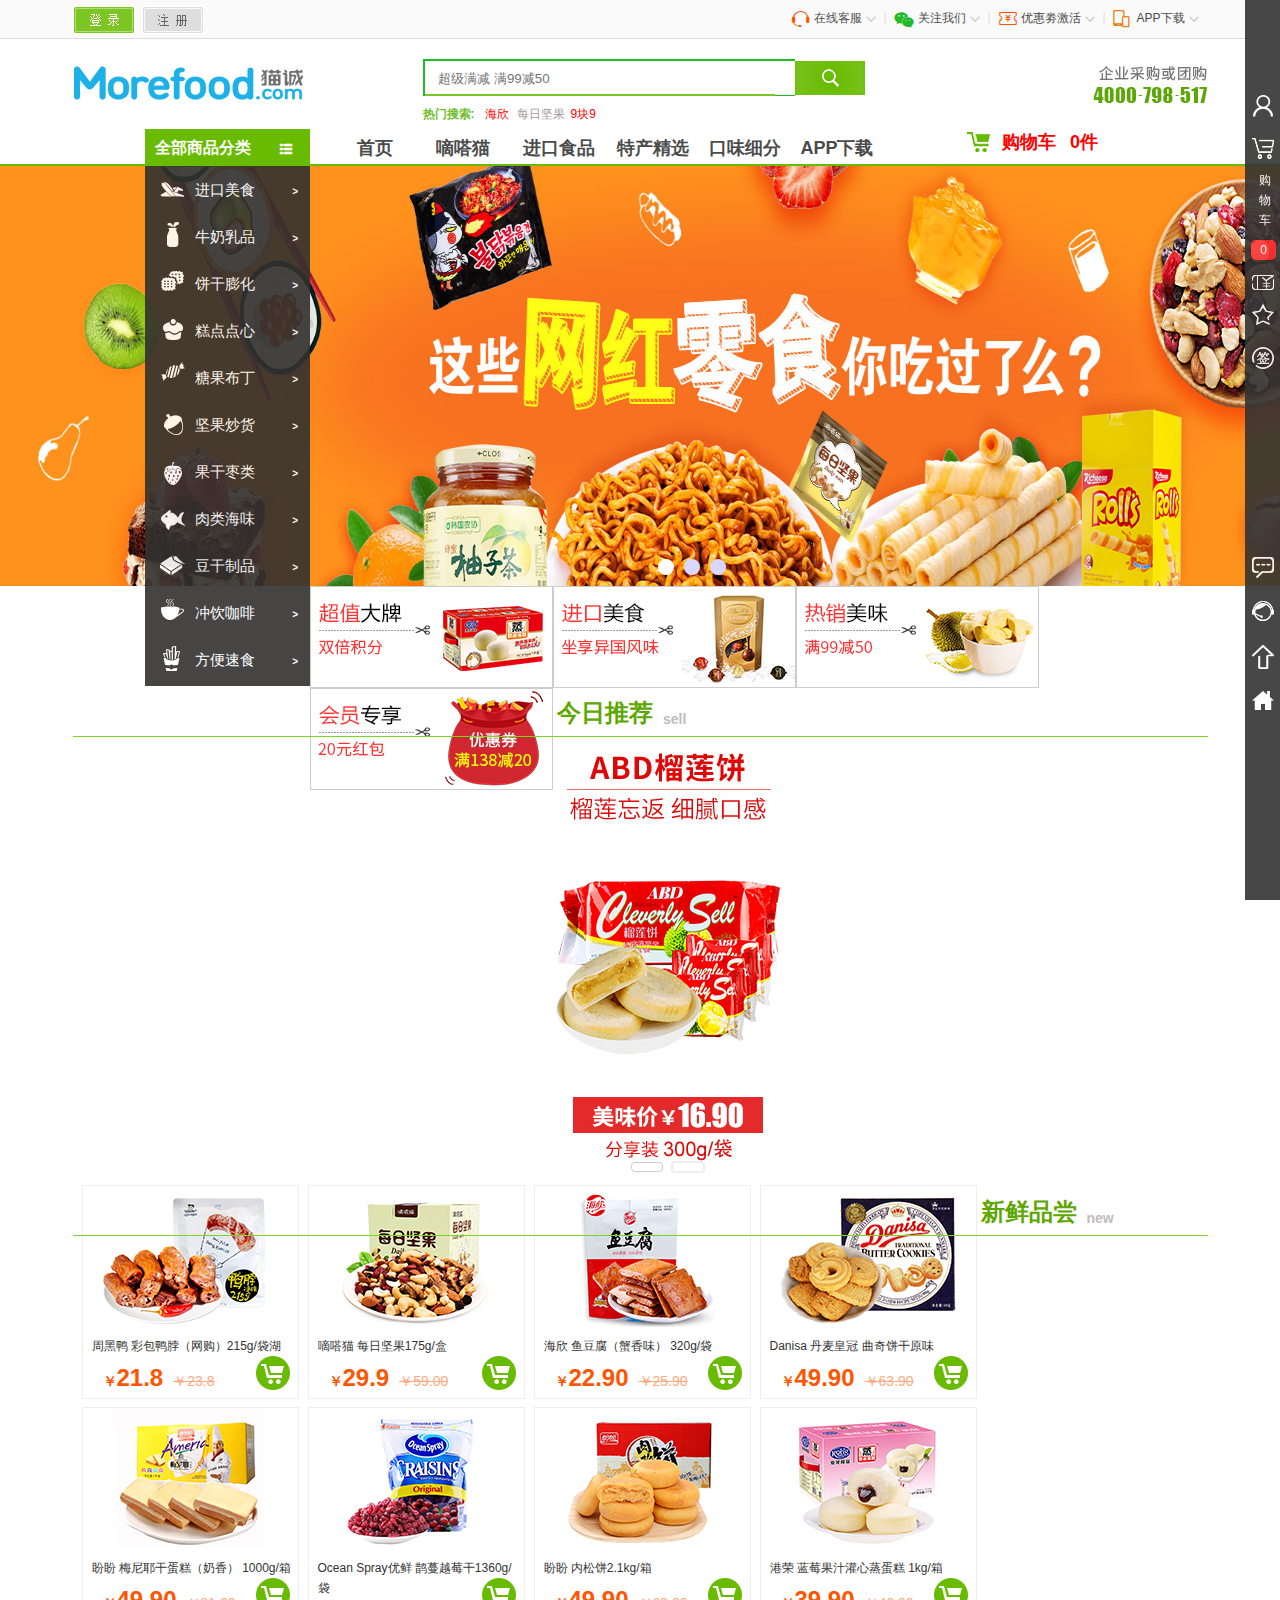
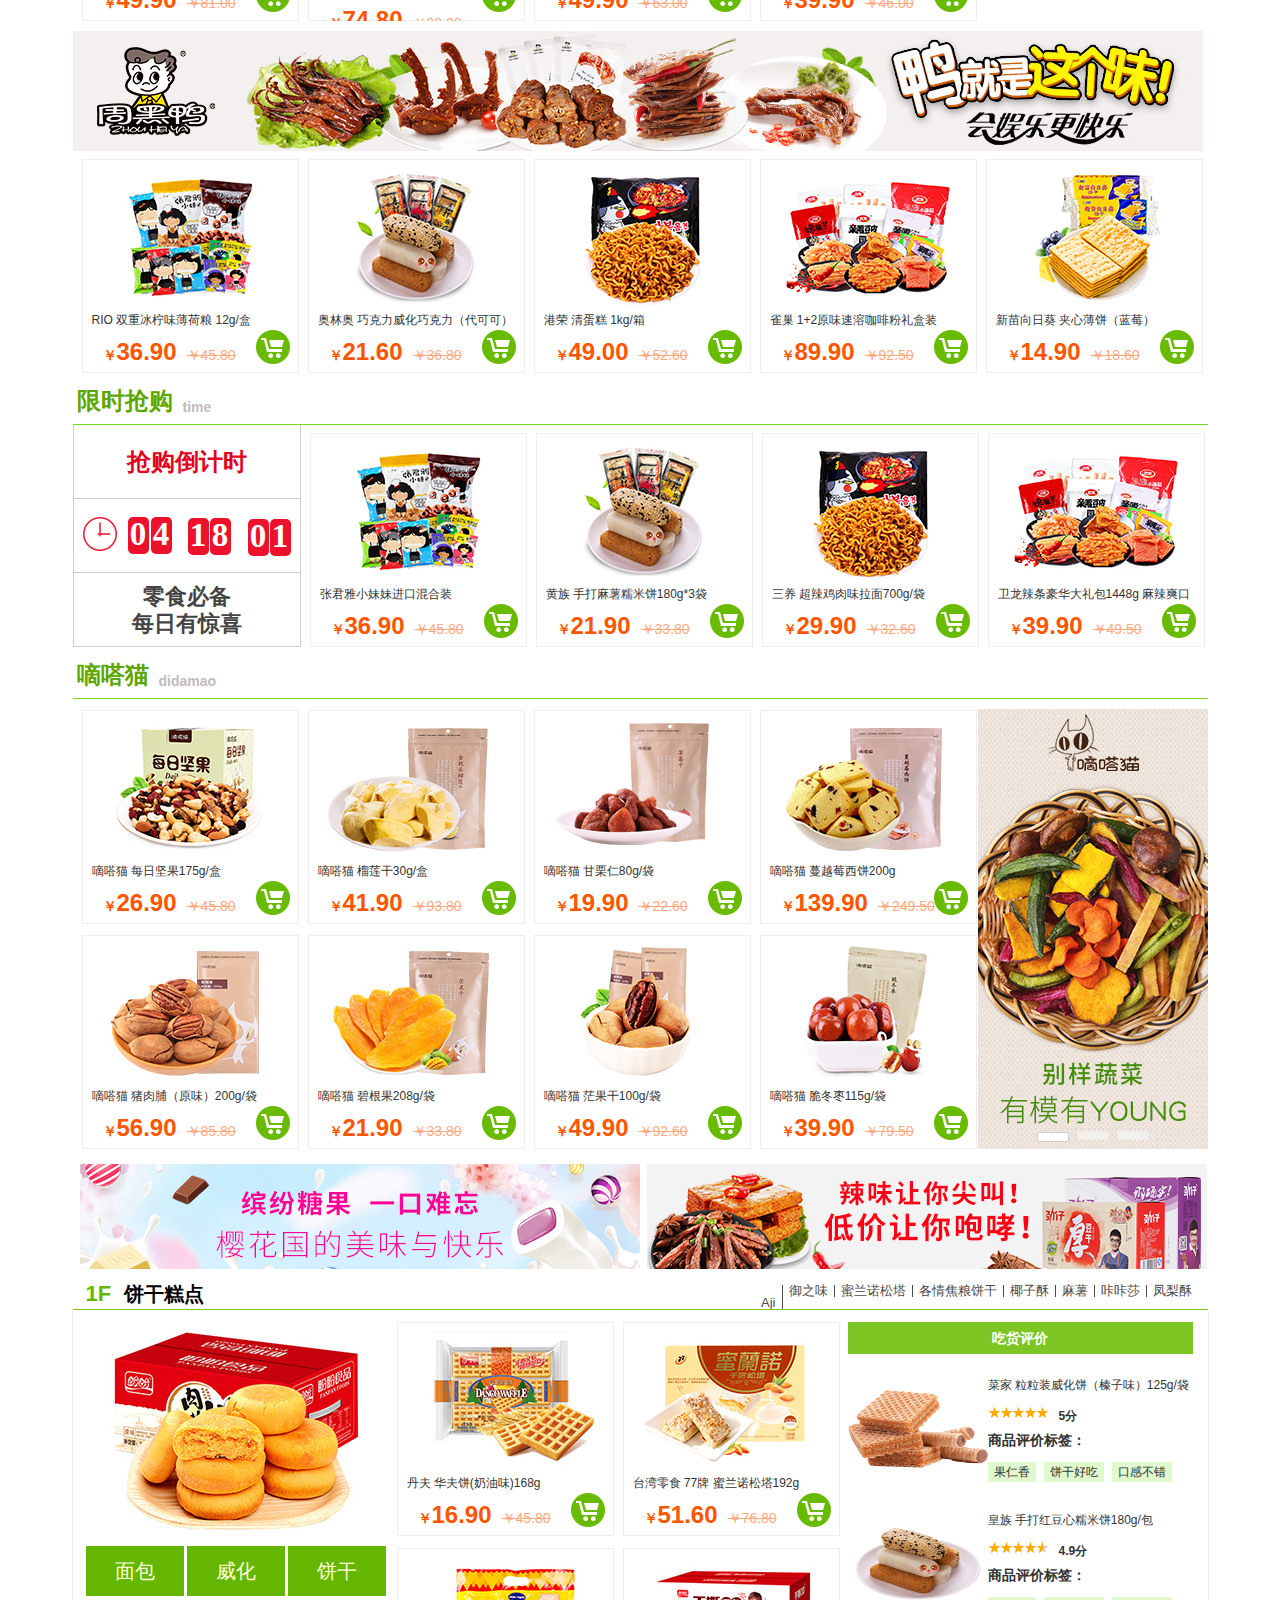
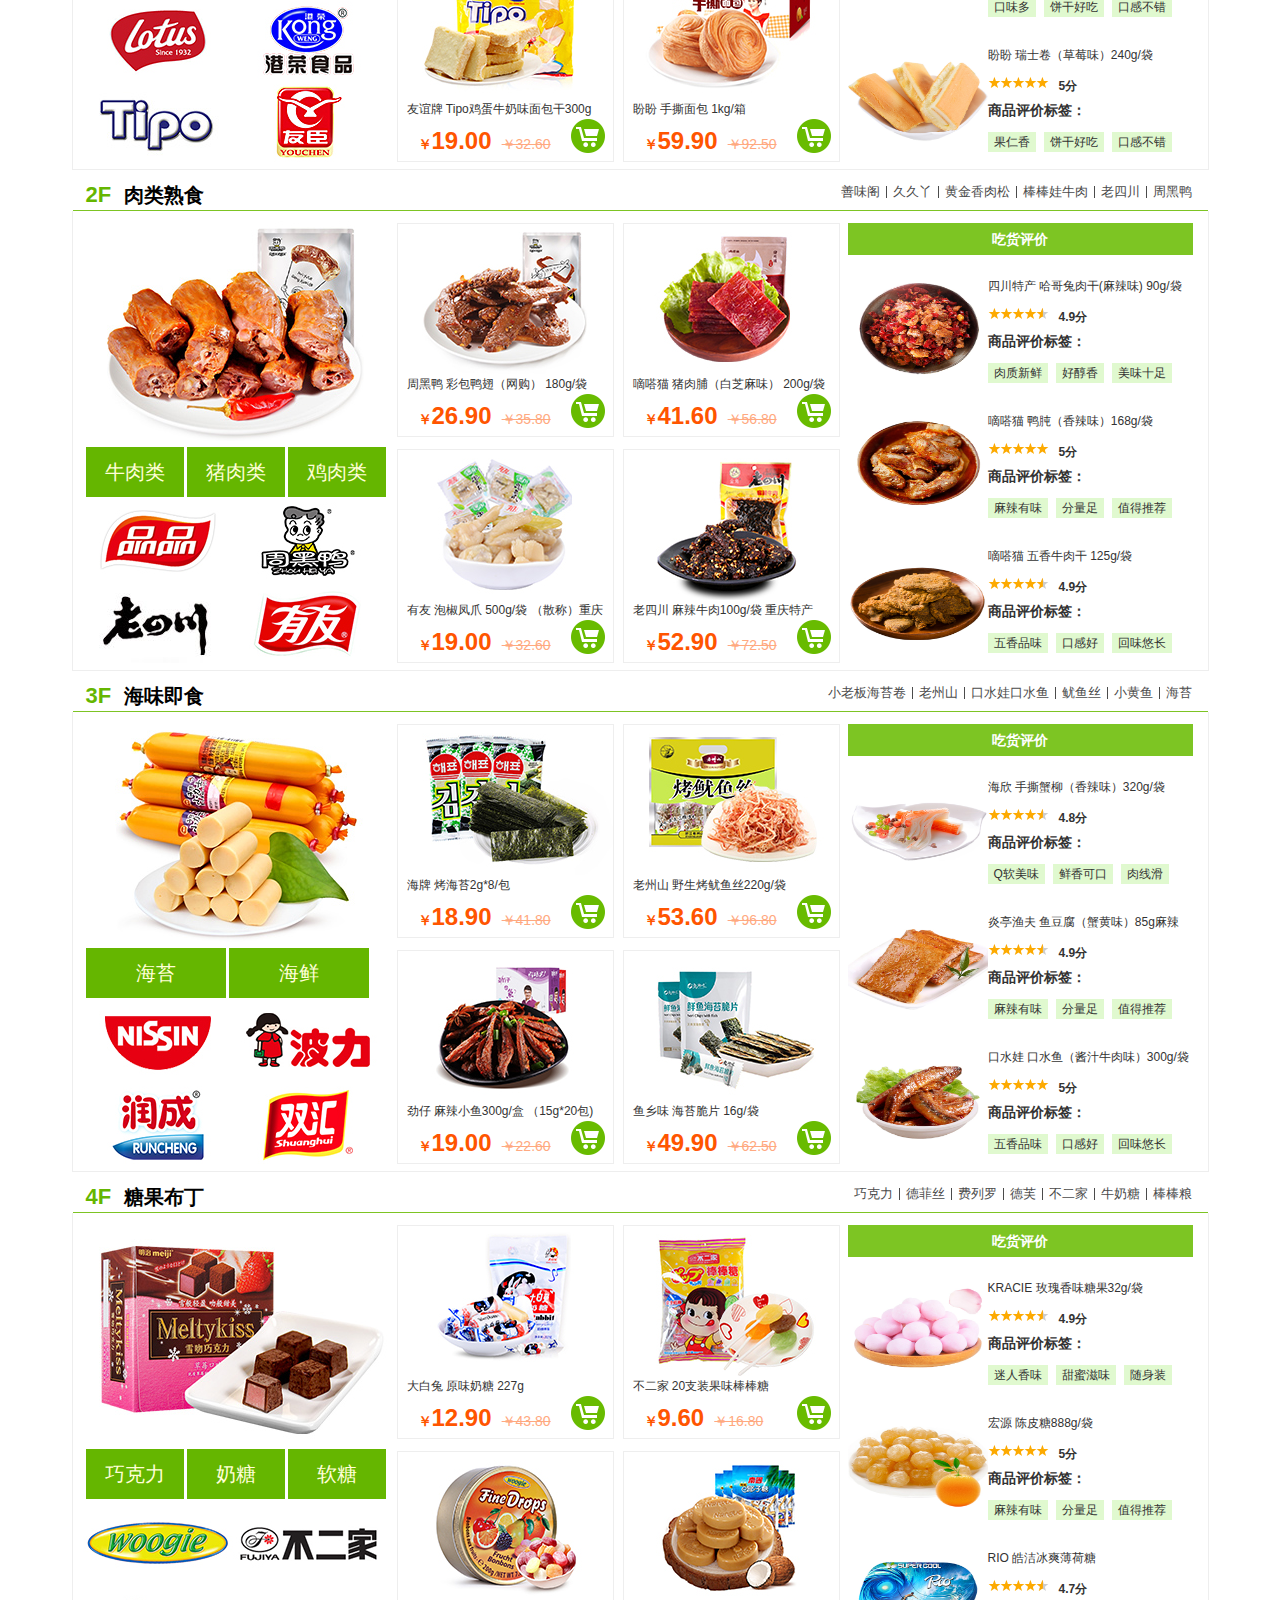
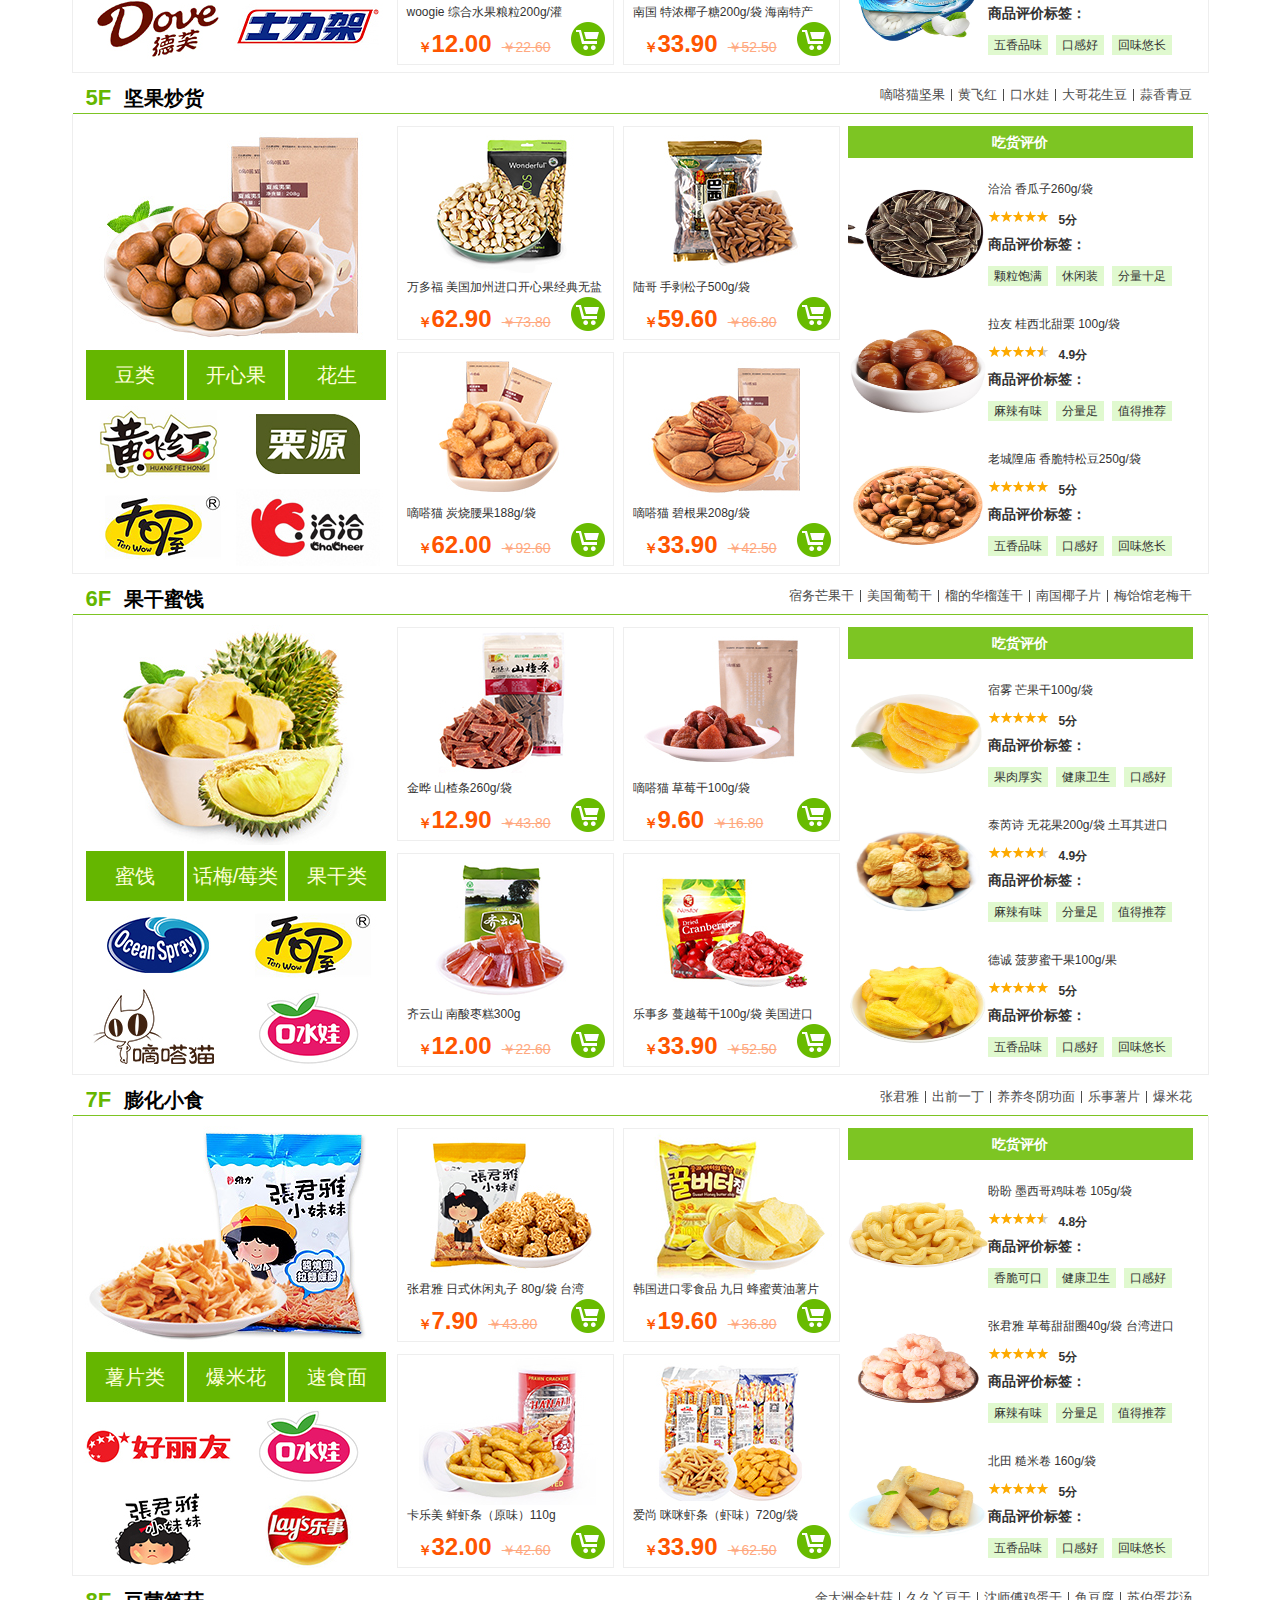
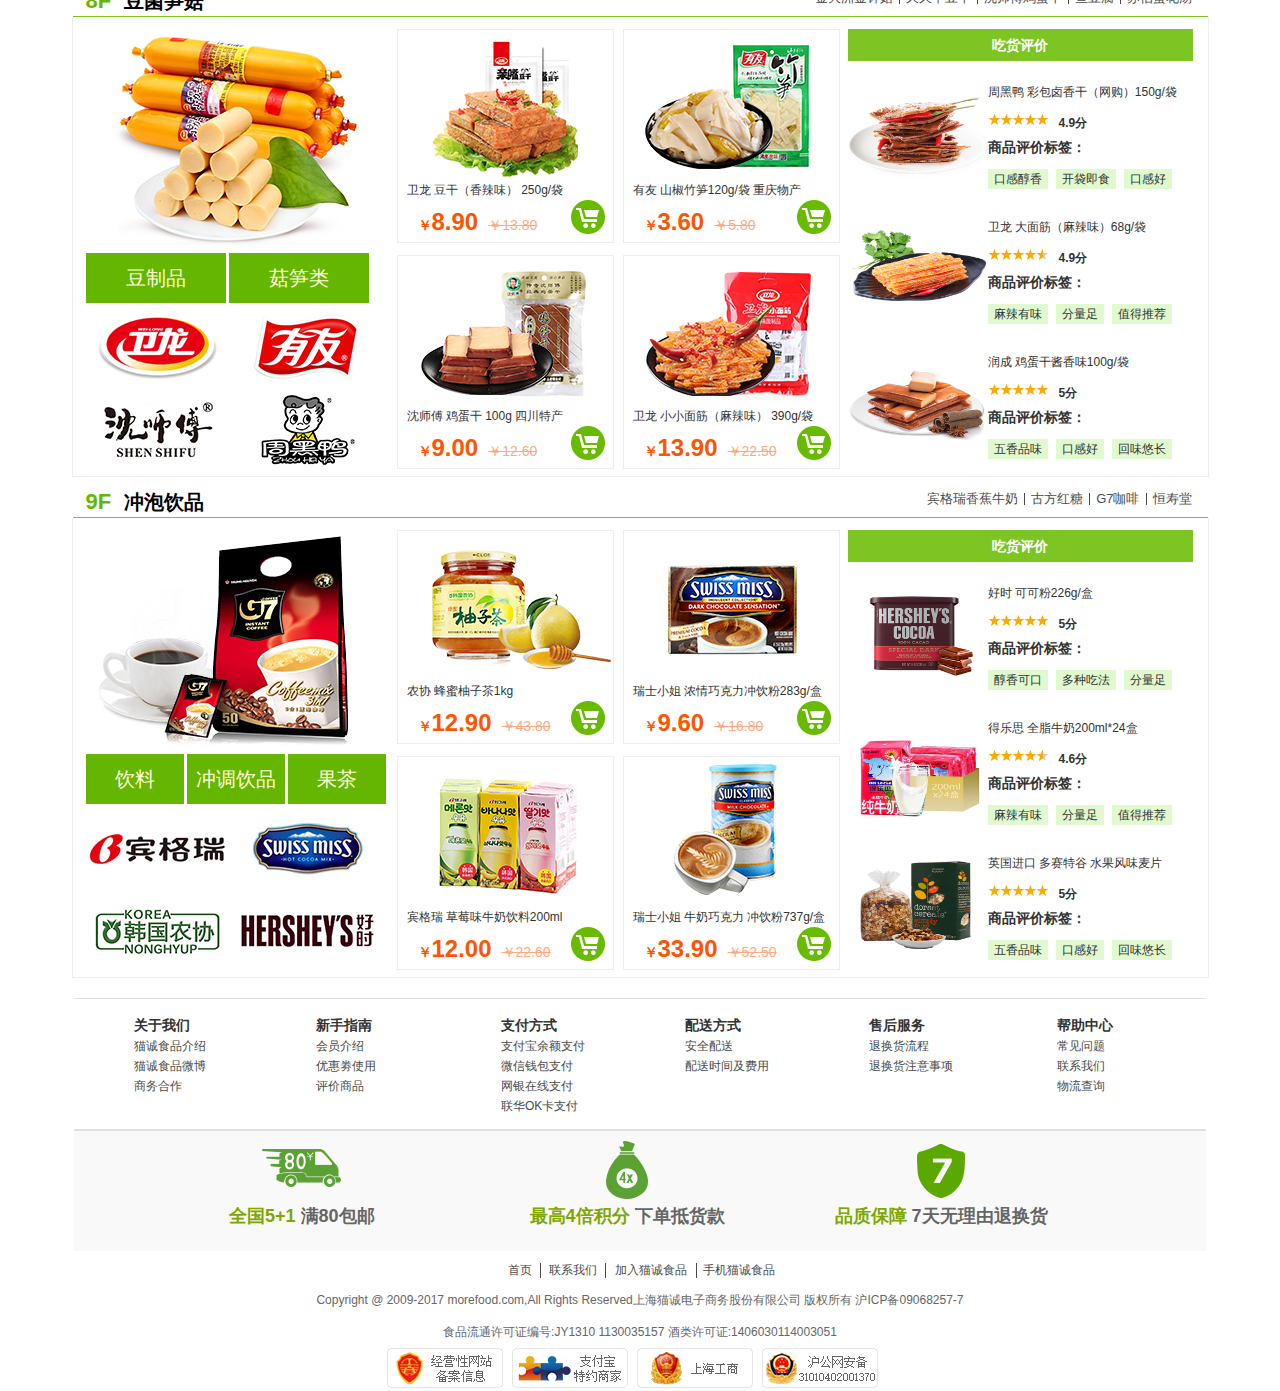
<file: index.html>
<!DOCTYPE html>
<html>
	<head>
		<meta charset="utf-8" />
		<title>猫诚食品商城--致力于提供绿色、美味、好玩的精选休闲零食,七天无理由退换货</title>
		<link rel="stylesheet" type="text/css" href="iconfont/iconfont.css" />
		<link rel="stylesheet" type="text/css" href="css/header.css" />
		<link rel="stylesheet" type="text/css" href="css/footer.css"  />
		<link rel="stylesheet" type="text/css" href="css/index.css" />
		
		<!--这是插件css 第一个轮播图 -->
		<link rel="stylesheet" type="text/css" href='css/sliderPlay-2.0.css'>
		<!--这是插件css 倒计时--> 
		<link rel="stylesheet" type="text/css" href="css/countdown.demo.css"> 
		<script type="text/javascript" src="js/jquery-1.11.3.js"></script>		
		<!--这是插件js 第一个轮播图-->
		<script src="js/jquery-SliderPlay-2.0.js"></script>
		<!--这是插件js 倒计时--> 
		<script src="js/jquery.countdown.js"></script>
		<script src="js/joincart.js"></script>
		<script src="js/owl.carousel.js"></script>
		<script src="js/server.js"></script>
		<script src="js/cookie1.js"></script>
		<!--这是插件js  搜索框-->
		<script type="text/javascript" src="js/jsonp.js"></script>
		<!--这是插件js 飞入购物车-->
		<script type="text/javascript" src="js/jquery.fly.min.js"></script>
		<script type="text/javascript" src="js/index.js"></script>
		<script type="text/javascript" src="js/public.js"></script>
		<!--这是插件js 轮播图第二个，第四个-->
		<script type="text/javascript" src="js/unslider.min.js"></script>
	</head>
	<body>
		<!--
        	最右边的 start
       	-->      
       <div class="cart_right">
			<ul>
				<li >
					<div class="person">我的猫城				
					</div>
				</li>
				<li>
					<span>购</span><span>物</span><span>车</span><div class="gou count">0</div>
				</li>
				<li>
					<div class="person">我的优惠卷				
					</div>
				</li>
				<li>
					<div class="person">我的收藏				
					</div>
				</li>
				<li>
					<div class="person">积分签到				
					</div>
				</li>
				<li>
					<div class="person">我的消息				
					</div>
				</li>
				<li>
					<div class="person">在线咨询				
					</div>
				</li>
				<li class="index">
					<div class="person">猫城首页				
					</div>
				</li>
				<li class="last">
					<div class="person">返回顶部				
					</div>
				</li>
			</ul>
		</div>            
        <!--
			最右边的over
        -->
        
		<!--	
			楼梯   start
		-->
		<div id="LoutiNav">
			<ul>
				<li><span>饼干糕点</span> </li>
				<li><span>肉类熟食</span> </li>
				<li><span>海味即食</span> </li>
				<li><span>糖果布丁</span> </li>
				<li><span>坚果炒货</span> </li>
				<li><span>果干蜜饯</span> </li>
				<li><span>膨化小食</span> </li>
				<li><span>豆菌笋菇</span> </li>
				<li><span>冲泡饮品</span> </li>
				<li class="last"><span>回到顶部</span></li>
			</ul>
		</div>
 		<!--
			楼梯 over
		-->
		
	<!-- header start  -->
		<div class="header">
			<div class="header_top">
				<div class="layout">
					<div class="layout_left">
						<a href="login.html"><img src="img/top-login.gif" /></a>
						<a href="register.html"><img src="img/top-zc.gif" /></a>
					</div>
					<div class="layout_right">
						<ul>
							<li class="nav_one">
								<a href="#"><i class="iconfont o">&#xe64c;</i> 	
									 <span class="all">在线客服</span> 
									 <i class="iconfont tw">&#xe695;</i>	
									<i class="iconfont th">&#xe501;</i>
								</a>
								<div class="kefu">
										<span class="kefu_time">工作时间</span>
										<span>周一至周五：9：00~23:30</span>
										<span>周六至周日：9：00~00:00</span>
									</div>
							</li>
							<li class="nav_two">
								<a href="#">
									<i class="iconfont fo">&#xe603;</i>
									<span class="all">关注我们</span>
									<i class="iconfont tw" >&#xe695;</i>
									<i class="iconfont th">&#xe501;</i>
								</a>
								<div class="guanzhu">
									<img src="img/erweima.jpg"><span>订阅号</span>
									<img src="img/erweima.jpg" class="two"><span class="fu">服务号</span>
								</div>
							</li>
							<li class="nav_three">
								<a href="#">
									<i class="iconfont so">&#xe6f9;</i>
									<span class="all">优惠劵激活</span>
									<i class="iconfont tw">&#xe695;</i>
								<i class="iconfont th">&#xe501;</i>
								</a>
								<div class="hui">
									<span>兑换码</span><input type="text" class="dui">
									<input type="button" value="提交兑换" class=" huan">
								</div>
							</li>
							<li class="nav_four">
								<a href="#">
									<i class="iconfont to">&#xe60c;</i>
									<a href="#"><span class="all">APP下载</span></a>
									<i class="iconfont tw">&#xe695;</i>
								</a>
								<div class="app">
									<img src="img/erweima2.jpg">
									<span>扫描下载客户端</span>
								</div>
							</li>
						</ul>
					</div>
				</div>
			</div>
			<div class="header_center">
				<div class="layout">
					<div class="layout_left">
						<a href="index.html"><img src="img/logo.gif" /></a>
					</div>
					<div class="layout_center">
						<div class="center_top">
							<form action="" post="get">
								<input type="text" placeholder=" 超级满减 满99减50" id="sou">
							</form>
							<a href="#"><img src="img/top-shousuo.jpg" id="suo"></a>
							<ul id="ul1"></ul>
							<p>
								<span class="one">热门搜索:</span>
								<span class="two">海欣</span>
								<span class="three">每日坚果</span>
								<span class="two">9块9</span>
							</p>
						</div>
						<div class="center_bottom"></div>
					</div>
					<div class="layout_right">
						<img src="img/saoma.jpg" />
					</div>
				</div>
			</div>
			<div class="header_bottom">				 
					<ul class="list">						
						<li>全部商品分类<i class="iconfont">&#xe606;</i></li>						
					</ul>
					<ul class="two">
						<li><a href="#" id="index">首页</a></li>
						<li><a href="#" class="two">嘀嗒猫</a></li>
						<li><a href="#" class="two">进口食品</a></li>
						<li><a href="#" class="three">特产精选</a></li>
						<li><a href="#" class="three">口味细分</a></li>
						<li><a href="#" class="three">APP下载</a></li>
					</ul>					 
					<div class="shop">						 
							<img src="img/icon_cart.png">
							<span>购物车<div class="count">0件</div></span>					 
					</div>
			</div>
		</div>
	<!--header over-->
	
	<!--banner start-->
	<div class="index_banner">
		<!--
        	 二级菜单  start
       	-->		
	<div class="two_list">
		<ul id="list" style="display: block;">	
		</ul>
	</div>		
		<!--
			二级菜单 over
        -->
		
		<!--
			轮播图1 start
		-->
		<div id="silderPlay">
			<a href="#"><img src="img/banner.jpg" ></a>
			<a href="#"><img src="img/banner1.jpg"></a>
			<a href="#"><img src="img/banner2.jpg"></a>
		</div>
		<!--
			轮播图1 over
		-->		
		<div class="banner_bottom" >
			<!-- 转换为动态获取 -->
		</div>
	</div>		
	<!--banner over-->
	
	<!--recommend start-->
	<div class="middle layout">
		<h1 class="title">今日推荐 <span>sell</span></h1>
	</div>
	<div class="rec layout">	
		<!--
        	轮播图2 start
        -->
		<div class="rec_left" id="auto1">
			<ul>
	        <li><a href="#"><img src="img/191486001480927739.jpg"width="230" height="440" ></a></li>
	        <li><a href="#"><img src="img/894764001480927714.jpg" width="230" height="440" ></a></li>
	    	</ul>
		</div>
		<!--
        	轮播图2  over
      	-->		
		<div class="rec_right" >		
		<!--由静态转换为动态获取-->		
		</div>
	</div>
<!--recommend over-->


<!--taste start-->
	<div class="middle layout">
		<h1 class="title">新鲜品尝 <span>new</span></h1>
	</div>
	<div class="taste layout">
		<a href="#"><img class="ad"src="img/adv.jpg" /></a>
	</div>
<!--taste over-->

<!--purchase start-->
	<div class="middle layout">
		<h1 class="title">限时抢购 <span>time</span></h1>
	</div>
	<div class="purchase layout">
		<ul class="pur_l">
			<li>抢购倒计时</li>			
			<!--
			 	 倒计时  start
			-->			
			<li id="content"><img src="img/icom_time.png" /><h1 class="alt-1">4h 18m 3s</h1></li>			
			 <!--	
				 倒计时 over
			 -->						
			<li><span>零食必备</span><span>每日有惊喜</span></li>
		</ul>
		<div class="pur_r ">		 
		</div>
	</div>
<!--purchase over-->

<!--cat start-->
	<div class="middle layout">
		<h1 class="title">嘀嗒猫<span>didamao</span></h1>
	</div>	
	<div class="cat layout">
		<div class="cat_l">	
		</div>		
		<!--
        	第四个轮播图 start
        -->
		<div class="cat_r" id="auto2">
			 <ul>
		        <li><a href="#"><img src="img/124496001480391599.jpg"  width="230px" height="440px"/></a></li>
		        <li><a href="#"><img src="img/506511001480321340.jpg" width="230px" height="440px"/></a></li>
		        <li><a href="#"><img src="img/256541001480328894.jpg" width="230px" height="440px"/></li>
	    	</ul>	 	
		</div>
		<!--
 			第四个轮播图 over
        -->
	</div>	
<!--cat over-->

<!--adv start-->
	<div class="layout adv">
		<!-- 转换为动态获取      -->
	</div>
<!--adv over-->

<!--first floor start	-->
<!--public-->
<div class="Louti">
	<div class="floor layout">
		<h1>1F</h1>
		<h2>饼干糕点</h2>
		<ul>
			<li><a href="#">Aji</a></li>
			<li><a href="#">御之味</a></li>
			<li><a href="#">蜜兰诺松塔</a></li>
			<li><a href="#">各情焦粮饼干</a></li>
			<li><a href="#">椰子酥</a></li>
			<li><a href="#">麻薯</a></li>
			<li><a href="#">咔咔莎</a></li>
			<li><a href="#">凤梨酥 </a></li>
		</ul>
	</div>
<!--public -->

	<div class="first_floor layout">
		<div class="fir_fl_l">
			<img class="big touming"  src="img/170162001480491219.jpg" />
			<ul>
				<li><a href="#">面包</a></li>
				<li><a href="#">威化</a></li>
				<li><a href="#">饼干</a></li>
			</ul>
			<div class="box">
				<span class="zhe"></span>
				<img src="img/heqing.jpg" />				
			</div>
			<div class="box">
				<span class="zhe"></span>
				<img src="img/gangrong.jpg" />				
			</div>
			<div class="box">
				<span class="zhe"></span>
				<img src="img/tipo.jpg" />			 
			</div>
			<div class="box">
				<span class="zhe"></span>
				<img src="img/youchen.jpg" />
			</div>
		</div>
		<div class="fir_fl_c" id="onefloor">
			<!--由静态转换为动态获取 -->
		</div>
		<div class="fir_fl_r">
			<div class="eva">吃货评价</div>
			<dl class="dl_two">
				<dt><img src="img/544879001480317085.jpg" /></dt>
				<dd class="one">菜家 粒粒装威化饼（榛子味）125g/袋</dd>
				<dd class="two"><img src="img/star_5.gif"/><span>5分</span></dd>
				<dd class="three"><h2>商品评价标签：</h2></dd>
				<dd>
					<div>果仁香</div>
					<div>饼干好吃</div>
					<div>口感不错</div>
				</dd>
			</dl>
			<dl class="dl_three dl_two">
				<dt><img src="img/594086001493191957.jpg" /></dt>
				<dd class="one">皇族 手打红豆心糯米饼180g/包</dd>
				<dd class="two"><img src="img/star_4.5.gif"/><span>4.9分</span></dd>
				<dd class="three"><h2>商品评价标签：</h2></dd>
				<dd>
					<div>口味多</div>
					<div>饼干好吃</div>
					<div>口感不错</div>
				</dd>
			</dl>
			<dl class="dl_four dl_two">
				<dt><img src="img/420259001480317183.jpg" /></dt>
				<dd class="one">盼盼 瑞士卷（草莓味）240g/袋</dd>
				<dd class="two"><img src="img/star_5.gif"/><span>5分</span></dd>
				<dd class="three"><h2>商品评价标签：</h2></dd>
				<dd>
					<div>果仁香</div>
					<div>饼干好吃</div>
					<div>口感不错</div>
				</dd>
			</dl>
		</div> 
	</div>
 </div>
<!--first floor over-->
	
<!--Second floor start-->
<!--public-->
<div class="Louti">
	<div class="floor layout">
		<h1>2F</h1>
		<h2>肉类熟食</h2>
		<ul>
			<li><a href="#">善味阁</a></li>
			<li><a href="#">久久丫</a></li>
			<li><a href="#">黄金香肉松</a></li>
			<li><a href="#">棒棒娃牛肉</a></li>
			<li><a href="#">老四川</a></li>
			<li><a href="#">周黑鸭</a></li>
		</ul>
	</div>
<!--public -->

	<div class="first_floor layout">
		<div class="fir_fl_l">
			<img class="big touming"  src="img/872046001480491254.jpg" />
			<ul>
				<li><a href="#">牛肉类</a></li>
				<li><a href="#">猪肉类</a></li>
				<li><a href="#">鸡肉类</a></li>
			</ul>
			<div class="box">
				<span class="zhe"></span>
				<img src="img/pinpinrensheng.jpg" />		
			</div>
			<div class="box">
				<span class="zhe"></span>
				<img src="img/zhouheiya.jpg" />		
			</div>
			<div class="box">
				<span class="zhe"></span>
				<img src="img/shudaoxiang.jpg" />		
			</div>
			<div class="box">
				<span class="zhe"></span>
				<img src="img/youyou.jpg" />		
			</div>
		</div>
		<div class="fir_fl_c" id="twofloor">
			<!--由静态转换为动态获取 -->
		</div>
		<div class="fir_fl_r">
			<div class="eva">吃货评价</div>
			<dl class="dl_two">
				<dt><img src="img/542802001480324150.jpg" /></dt>
				<dd class="one">四川特产 哈哥兔肉干(麻辣味) 90g/袋</dd>
				<dd class="two"><img src="img/star_4.5.gif"/><span>4.9分</span></dd>
				<dd class="three"><h2>商品评价标签：</h2></dd>
				<dd>
					<div>肉质新鲜</div>
					<div>好醇香</div>
					<div>美味十足</div>
				</dd>
			</dl>
			<dl class="dl_three dl_two">
				<dt><img src="img/695256001480324213.jpg" /></dt>
				<dd class="one">嘀嗒猫 鸭肫（香辣味）168g/袋</dd>
				<dd class="two"><img src="img/star_5.gif"/><span>5分</span></dd>
				<dd class="three"><h2>商品评价标签：</h2></dd>
				<dd>
					<div>麻辣有味</div>
					<div>分量足</div>
					<div>值得推荐</div>
				</dd>
			</dl>
			<dl class="dl_four dl_two">
				<dt><img src="img/894762001480324277.jpg" /></dt>
				<dd class="one">嘀嗒猫 五香牛肉干 125g/袋</dd>
				<dd class="two"><img src="img/star_4.5.gif"/><span>4.9分</span></dd>
				<dd class="three"><h2>商品评价标签：</h2></dd>
				<dd>
					<div>五香品味</div>
					<div>口感好</div>
					<div>回味悠长</div>
				</dd>
			</dl>
		</div> 
	</div>
</div>
<!--Second floor over-->

<!--Three floor start-->
<!--public-->
<div class="Louti">
	<div class="floor layout ">
		<h1>3F</h1>
		<h2>海味即食</h2>
		<ul>
			<li><a href="#">小老板海苔卷</a></li>
			<li><a href="#">老州山</a></li>
			<li><a href="#">口水娃口水鱼</a></li>
			<li><a href="#">鱿鱼丝</a></li>
			<li><a href="#">小黄鱼</a></li>
			<li><a href="#">海苔</a></li>
		</ul>
	</div>
<!--public -->
	<div class="first_floor layout">
		<div class="fir_fl_l">
			<img class="big touming"  src="img/965478001480491292.jpg" />
			<ul class="two">
				<li><a href="#">海苔</a></li>
				<li><a href="#">海鲜</a></li>
			</ul>
			<div class="box">
				<span class="zhe"></span>
				<img src="img/riqing.jpg" />				
			</div>
			<div class="box">
				<span class="zhe"></span>
				<img src="img/boli.jpg" />				
			</div>
			<div class="box">
				<span class="zhe"></span>
				<img src="img/runcheng.jpg" />				
			</div>
			<div class="box">
				<span class="zhe"></span>
				<img src="img/shuanghui.jpg" />				
			</div>				 
		</div>
		<div class="fir_fl_c" id="threefloor">
		</div>
		<div class="fir_fl_r">
			<div class="eva">吃货评价</div>
			<dl class="dl_two">
				<dt><img src="img/506531001480386374.jpg" /></dt>
				<dd class="one">海欣 手撕蟹柳（香辣味）320g/袋</dd>
				<dd class="two"><img src="img/star_4.5.gif"/><span>4.8分</span></dd>
				<dd class="three"><h2>商品评价标签：</h2></dd>
				<dd>
					<div>Q软美味</div>
					<div>鲜香可口</div>
					<div>肉线滑</div>
				</dd>
			</dl>
			<dl class="dl_three dl_two">
				<dt><img src="img/579188001480387154.jpg" /></dt>
				<dd class="one">炎亭渔夫 鱼豆腐（蟹黄味）85g麻辣</dd>
				<dd class="two"><img src="img/star_4.5.gif"/><span>4.9分</span></dd>
				<dd class="three"><h2>商品评价标签：</h2></dd>
				<dd>
					<div>麻辣有味</div>
					<div>分量足</div>
					<div>值得推荐</div>
				</dd>
			</dl>
			<dl class="dl_four dl_two">
				<dt><img src="img/550600001480387192.jpg" /></dt>
				<dd class="one">口水娃 口水鱼（酱汁牛肉味）300g/袋</dd>
				<dd class="two"><img src="img/star_5.gif"/><span>5分</span></dd>
				<dd class="three"><h2>商品评价标签：</h2></dd>
				<dd>
					<div>五香品味</div>
					<div>口感好</div>
					<div>回味悠长</div>
				</dd>
			</dl>
		</div> 
	</div>	
</div>
<!--Three floor over-->
	
<!--four floor start-->
<div class="Louti">
	<div class="floor layout">
		<h1>4F</h1>
		<h2>糖果布丁</h2>
		<ul>
			<li><a href="#">巧克力</a></li>
			<li><a href="#">德菲丝</a></li>
			<li><a href="#">费列罗</a></li>
			<li><a href="#">德芙</a></li>
			<li><a href="#">不二家</a></li>
			<li><a href="#">牛奶糖</a></li>
			<li><a href="#">棒棒粮</a></li>
		</ul>
	</div>
<!--public -->
	<div class="first_floor layout">
		<div class="fir_fl_l">
			<img class="big touming"  src="img/924859001480491335.jpg" />
			<ul>
				<li><a href="#">巧克力</a></li>
				<li><a href="#">奶糖</a></li>
				<li><a href="#">软糖</a></li>
			</ul>
			<div class="box">
				<span class="zhe"></span>
				<img src="img/woogie.jpg" />				
			</div>	
			<div class="box">
				<span class="zhe"></span>
				<img src="img/buerjia.jpg" />				
			</div>	
			<div class="box">
				<span class="zhe"></span>
				<img src="img/defu.jpg" />				
			</div>	
			<div class="box">
				<span class="zhe"></span>
				<img src="img/shilijia.jpg" />				
			</div>	
		</div>
		<div class="fir_fl_c" id="fourfloor">
			<!--由静态转换为动态获取 -->
		</div>
		<div class="fir_fl_r">
			<div class="eva">吃货评价</div>
			<dl class="dl_two">
				<dt><img src="img/300085001480401339.jpg"/></dt>
				<dd class="one">KRACIE 玫瑰香味糖果32g/袋</dd>
				<dd class="two"><img src="img/star_4.5.gif"/><span>4.9分</span></dd>
				<dd class="three"><h2>商品评价标签：</h2></dd>
				<dd>
					<div>迷人香味</div>
					<div>甜蜜滋味</div>
					<div>随身装</div>
				</dd>
			</dl>
			<dl class="dl_three dl_two">
				<dt><img src="img/244977001480401596.jpg"/></dt>
				<dd class="one">宏源 陈皮糖888g/袋</dd>
				<dd class="two"><img src="img/star_5.gif"/><span>5分</span></dd>
				<dd class="three"><h2>商品评价标签：</h2></dd>
				<dd>
					<div>麻辣有味</div>
					<div>分量足</div>
					<div>值得推荐</div>
				</dd>
			</dl>
			<dl class="dl_four dl_two">
				<dt><img src="img/899491001480401206.jpg"/></dt>
				<dd class="one">RIO 皓洁冰爽薄荷糖</dd>
				<dd class="two"><img src="img/star_4.5.gif"/><span>4.7分</span></dd>
				<dd class="three"><h2>商品评价标签：</h2></dd>
				<dd>
					<div>五香品味</div>
					<div>口感好</div>
					<div>回味悠长</div>
				</dd>
			</dl>
		</div> 
	</div>
</div>
<!--Four floor over-->

<!--Five floor start-->
<!--public-->
<div class="Louti">
	<div class="floor layout">
		<h1>5F</h1>
		<h2>坚果炒货</h2>
		<ul>
			<li><a href="#">嘀嗒猫坚果</a></li>
			<li><a href="#">黄飞红</a></li>
			<li><a href="#">口水娃</a></li>
			<li><a href="#">大哥花生豆</a></li>
			<li><a href="#">蒜香青豆</a></li>
		</ul>
	</div>
	<div class="first_floor layout">
		<div class="fir_fl_l">
			<img class="big touming"  src="img/717442001480491450.jpg" />
			<ul>
				<li><a href="#">豆类</a></li>
				<li><a href="#">开心果</a></li>
				<li><a href="#">花生</a></li>
			</ul>
			<div class="box">
				<span class="zhe"></span>
				<img src="img/huangfeihong.jpg" />				
			</div>	
			<div class="box">
				<span class="zhe"></span>
				<img src="img/liyuan.jpg" />				
			</div>	
			<div class="box">
				<span class="zhe"></span>
				<img src="img/tianwo.jpg" />				
			</div>	
			<div class="box">
				<span class="zhe"></span>
				<img src="img/qiaqia.jpg" />				
			</div>	
		</div>
		<div class="fir_fl_c" id="fivefloor">
			<!--由静态转换为动态获取 -->
		</div>
		<div class="fir_fl_r">
			<div class="eva">吃货评价</div>
			<dl class="dl_two">
				<dt><img src="img/604992001480406492.jpg"/></dt>
				<dd class="one">洽洽 香瓜子260g/袋</dd>
				<dd class="two"><img src="img/star_5.gif"/><span>5分</span></dd>
				<dd class="three"><h2>商品评价标签：</h2></dd>
				<dd>
					<div>颗粒饱满</div>
					<div>休闲装</div>
					<div>分量十足</div>
				</dd>
			</dl>
			<dl class="dl_three dl_two">
				<dt><img src="img/592950001480406238.jpg"/></dt>
				<dd class="one">拉友 桂西北甜栗 100g/袋</dd>
				<dd class="two"><img src="img/star_4.5.gif"/><span>4.9分</span></dd>
				<dd class="three"><h2>商品评价标签：</h2></dd>
				<dd>
					<div>麻辣有味</div>
					<div>分量足</div>
					<div>值得推荐</div>
				</dd>
			</dl>
			<dl class="dl_four dl_two">
				<dt><img src="img/969033001480406333.jpg"/></dt>
				<dd class="one">老城隍庙 香脆特松豆250g/袋</dd>
				<dd class="two"><img src="img/star_5.gif"/><span>5分</span></dd>
				<dd class="three"><h2>商品评价标签：</h2></dd>
				<dd>
					<div>五香品味</div>
					<div>口感好</div>
					<div>回味悠长</div>
				</dd>
			</dl>
		</div> 
	</div>
</div>
<!--Five floor over-->

<!--Six floor start-->
<!--public-->
<div class="Louti">
	<div class="floor layout">
		<h1>6F</h1>
		<h2>果干蜜饯</h2>
		<ul>
			<li><a href="#">宿务芒果干</a></li>
			<li><a href="#">美国葡萄干</a></li>
			<li><a href="#">榴的华榴莲干</a></li>
			<li><a href="#">南国椰子片</a></li>
			<li><a href="#">梅饴馆老梅干</a></li>
		</ul>
	</div>
	<div class="first_floor layout">
		<div class="fir_fl_l">
			<img class="big touming"  src="img/666550001480491508.jpg" />
			<ul>
				<li><a href="#">蜜饯</a></li>
				<li><a href="#">话梅/莓类</a></li>
				<li><a href="#">果干类</a></li>
			</ul>
			<div class="box">
				<span class="zhe"></span>
				<img src="img/oceanspray.jpg" />				
			</div>
			<div class="box">
				<span class="zhe"></span>
				<img src="img/tianwo.jpg" />				
			</div>
			<div class="box">
				<span class="zhe"></span>
				<img src="img/didamao.jpg" />				
			</div>
			<div class="box">
				<span class="zhe"></span>
				<img src="img/koushuiwa.jpg" />				
			</div>
		</div>
		<div class="fir_fl_c" id="sixfloor">
			
		</div>
		<div class="fir_fl_r">
			<div class="eva">吃货评价</div>
			<dl class="dl_two">
				<dt><img src="img/155734001480412567.jpg"/></dt>
				<dd class="one">宿雾 芒果干100g/袋</dd>
				<dd class="two"><img src="img/star_5.gif"/><span>5分</span></dd>
				<dd class="three"><h2>商品评价标签：</h2></dd>
				<dd>
					<div>果肉厚实</div>
					<div>健康卫生</div>
					<div>口感好</div>
				</dd>
			</dl>
			<dl class="dl_three dl_two">
				<dt><img src="img/731397001480412611.jpg"/></dt>
				<dd class="one">泰芮诗 无花果200g/袋 土耳其进口</dd>
				<dd class="two"><img src="img/star_4.5.gif"/><span>4.9分</span></dd>
				<dd class="three"><h2>商品评价标签：</h2></dd>
				<dd>
					<div>麻辣有味</div>
					<div>分量足</div>
					<div>值得推荐</div>
				</dd>
			</dl>
			<dl class="dl_four dl_two">
				<dt><img src="img/834329001480411887.jpg"/></dt>
				<dd class="one">德诚 菠萝蜜干果100g/果</dd>
				<dd class="two"><img src="img/star_5.gif"/><span>5分</span></dd>
				<dd class="three"><h2>商品评价标签：</h2></dd>
				<dd>
					<div>五香品味</div>
					<div>口感好</div>
					<div>回味悠长</div>
				</dd>
			</dl>
		</div> 
	</div>
</div>
<!--Six floor over-->


<!--Seven floor start-->
<!--public-->
<div class="Louti">
	<div class="floor layout">
		<h1>7F</h1>
		<h2>膨化小食</h2>
		<ul>
			<li><a href="#">张君雅</a></li>
			<li><a href="#">出前一丁</a></li>
			<li><a href="#">养养冬阴功面</a></li>
			<li><a href="#">乐事薯片</a></li>
			<li><a href="#">爆米花</a></li>
		</ul>
	</div>
	<div class="first_floor layout">
		<div class="fir_fl_l">
			<img class="big touming"  src="img/143134001480491619.jpg" />
			<ul>
				<li><a href="#">薯片类</a></li>
				<li><a href="#">爆米花</a></li>
				<li><a href="#">速食面</a></li>
			</ul>
			<div class="box">
				<span class="zhe"></span>
				<img src="img/haoliyou.jpg" />				
			</div>
			<div class="box">
				<span class="zhe"></span>
				<img src="img/koushuiwa.jpg" />				
			</div>
			<div class="box">
				<span class="zhe"></span>
				<img src="img/zhangjunya.jpg" />				
			</div>
			<div class="box">
				<span class="zhe"></span>
				<img src="img/leshi.jpg" />				
			</div>
		</div>
		<div class="fir_fl_c" id="sevenfloor">
			<!--由静态转换为动态获取 -->
		</div>
		<div class="fir_fl_r">
			<div class="eva">吃货评价</div>
			<dl class="dl_two">
				<dt><img src="img/275740001480487697.jpg"/></dt>
				<dd class="one">盼盼 墨西哥鸡味卷 105g/袋</dd>
				<dd class="two"><img src="img/star_4.5.gif"/><span>4.8分</span></dd>
				<dd class="three"><h2>商品评价标签：</h2></dd>
				<dd>
					<div>香脆可口</div>
					<div>健康卫生</div>
					<div>口感好</div>
				</dd>
			</dl>
			<dl class="dl_three dl_two">
				<dt><img src="img/443294001493187591.jpg"/></dt>
				<dd class="one">张君雅 草莓甜甜圈40g/袋 台湾进口</dd>
				<dd class="two"><img src="img/star_5.gif"/><span>5分</span></dd>
				<dd class="three"><h2>商品评价标签：</h2></dd>
				<dd>
					<div>麻辣有味</div>
					<div>分量足</div>
					<div>值得推荐</div>
				</dd>
			</dl>
			<dl class="dl_four dl_two">
				<dt><img src="img/776193001480487967.jpg"/></dt>
				<dd class="one">北田 糙米卷 160g/袋</dd>
				<dd class="two"><img src="img/star_5.gif"/><span>5分</span></dd>
				<dd class="three"><h2>商品评价标签：</h2></dd>
				<dd>
					<div>五香品味</div>
					<div>口感好</div>
					<div>回味悠长</div>
				</dd>
			</dl>
		</div> 
	</div>
</div>
<!--Seven floor over-->



<!--Eight floor start-->
<!--public-->
<div class="Louti">
	<div class="floor layout">
		<h1>8F</h1>
		<h2>豆菌笋菇</h2>
		<ul>
			<li><a href="#">金大洲金针菇</a></li>
			<li><a href="#">久久丫豆干</a></li>
			<li><a href="#">沈师傅鸡蛋干</a></li>
			<li><a href="#">鱼豆腐</a></li>
			<li><a href="#">苏伯蛋花汤</a></li>
		</ul>
	</div>
<!--public -->
	
	<div class="first_floor layout">
		<div class="fir_fl_l">
			<img class="big touming"  src="img/965478001480491292.jpg" />
			<ul class="two">
				<li><a href="#">豆制品</a></li>
				<li><a href="#">菇笋类</a></li>
			</ul>
			<div class="box">
				<span class="zhe"></span>
				<img src="img/weilong.jpg" />				
			</div>
			<div class="box">
				<span class="zhe"></span>
				<img src="img/youyou.jpg" />				
			</div>
			<div class="box">
				<span class="zhe"></span>
				<img src="img/shenshifu.jpg" />				
			</div>
			<div class="box">
				<span class="zhe"></span>
				<img src="img/zhouheiya.jpg" />				
			</div>
		</div>
		<div class="fir_fl_c" id="eightfloor">
			<!--由静态转换为动态获取 -->
		</div>
		<div class="fir_fl_r">
			<div class="eva">吃货评价</div>
			<dl class="dl_two">
				<dt><img src="img/053829001480494890.jpg" /></dt>
				<dd class="one">周黑鸭 彩包卤香干（网购）150g/袋</dd>
				<dd class="two"><img src="img/star_5.gif"/><span>4.9分</span></dd>
				<dd class="three"><h2>商品评价标签：</h2></dd>
				<dd>
					<div>口感醇香</div>
					<div>开袋即食</div>
					<div>口感好</div>
				</dd>
			</dl>
			<dl class="dl_three dl_two">
				<dt><img src="img/227195001480494941.jpg" /></dt>
				<dd class="one">卫龙 大面筋（麻辣味）68g/袋</dd>
				<dd class="two"><img src="img/star_4.5.gif"/><span>4.9分</span></dd>
				<dd class="three"><h2>商品评价标签：</h2></dd>
				<dd>
					<div>麻辣有味</div>
					<div>分量足</div>
					<div>值得推荐</div>
				</dd>
			</dl>
			<dl class="dl_four dl_two">
				<dt><img src="img/292545001480494821.jpg" /></dt>
				<dd class="one">润成 鸡蛋干酱香味100g/袋</dd>
				<dd class="two"><img src="img/star_5.gif"/><span>5分</span></dd>
				<dd class="three"><h2>商品评价标签：</h2></dd>
				<dd>
					<div>五香品味</div>
					<div>口感好</div>
					<div>回味悠长</div>
				</dd>
			</dl>
		</div> 
	</div>
</div>
<!--Eight floor over-->

<!--Nine floor start-->
<!--public-->
<div class="Louti">
	<div class="floor layout">
		<h1>9F</h1>
		<h2>冲泡饮品</h2>
		<ul>
			<li><a href="#">宾格瑞香蕉牛奶</a></li>
			<li><a href="#">古方红糖</a></li>
			<li><a href="#">G7咖啡</a></li>
			<li><a href="#">恒寿堂</a></li>
		</ul>
	</div>
	<div class="first_floor layout">
		<div class="fir_fl_l">
			<img class="big touming"  src="img/955728001480491677.jpg" />
			<ul>
				<li><a href="#">饮料</a></li>
				<li><a href="#">冲调饮品</a></li>
				<li><a href="#">果茶</a></li>
			</ul>
			<div class="box">
				<span class="zhe"></span>
				<img src="img/bingerui.jpg" />				
			</div>
			<div class="box">
				<span class="zhe"></span>
				<img src="img/ruishixiaojie.jpg" />				
			</div>
			<div class="box">
				<span class="zhe"></span>
				<img src="img/nongxie.jpg" />				
			</div>
			<div class="box">
				<span class="zhe"></span>
				<img src="img/haoshi.jpg" />				
			</div>
		</div>
		<div class="fir_fl_c" id="ninefloor">
			<!--由静态转换为动态获取 -->
		</div>
		<div class="fir_fl_r">
			<div class="eva">吃货评价</div>
			<dl class="dl_two">
				<dt><img src="img/033861001480499994.jpg"/></dt>
				<dd class="one">好时 可可粉226g/盒</dd>
				<dd class="two"><img src="img/star_5.gif"/><span>5分</span></dd>
				<dd class="three"><h2>商品评价标签：</h2></dd>
				<dd>
					<div>醇香可口</div>
					<div>多种吃法</div>
					<div>分量足</div>
				</dd>
			</dl>
			<dl class="dl_three dl_two">
				<dt><img src="img/066379001493178116.jpg"/></dt>
				<dd class="one">得乐思 全脂牛奶200ml*24盒</dd>
				<dd class="two"><img src="img/star_4.5.gif"/><span>4.6分</span></dd>
				<dd class="three"><h2>商品评价标签：</h2></dd>
				<dd>
					<div>麻辣有味</div>
					<div>分量足</div>
					<div>值得推荐</div>
				</dd>
			</dl>
			<dl class="dl_four dl_two">
				<dt><img src="img/475674001480500115.jpg"/></dt>
				<dd class="one">英国进口 多赛特谷 水果风味麦片</dd>
				<dd class="two"><img src="img/star_5.gif"/><span>5分</span></dd>
				<dd class="three"><h2>商品评价标签：</h2></dd>
				<dd>
					<div>五香品味</div>
					<div>口感好</div>
					<div>回味悠长</div>
				</dd>
			</dl>
		</div> 
	</div>
</div>
<!--Nine floor over-->
 
<!--empty space start-->
	<div class="empty"></div>
<!--empty space over-->	

	<!--footer start-->
	<div class="footer_top footer_public">
			<ul>
				<li class="first"><a href="#">关于我们</a></li>
				<li><a href="#">猫诚食品介绍</a></li>
				<li><a href="#">猫诚食品微博</a></li>
				<li><a href="#">商务合作</a></li>
			</ul>
			<ul>
				<li class="first"><a href="#">新手指南</a></li>
				<li><a href="#">会员介绍</a></li>
				<li><a href="#">优惠劵使用</a></li>
				<li><a href="#">评价商品</a></li>
			</ul>
			<ul>
				<li class="first"><a href="#">支付方式</a></li>
				<li><a href="#">支付宝余额支付</a></li>
				<li><a href="#">微信钱包支付</a></li>
				<li><a href="#">网银在线支付</a></li>
				<li><a href="#">联华OK卡支付</a></li>
			</ul>
			<ul>
				<li class="first"><a href="#">配送方式</a></li>
				<li><a href="#">安全配送</a></li>
				<li><a href="#">配送时间及费用</a></li>
			</ul>
			<ul>
				<li class="first"><a href="#">售后服务</a></li>
				<li><a href="#">退换货流程</a></li>
				<li><a href="#">退换货注意事项</a></li>
			</ul>
			<ul>
				<li class="first"><a href="#">帮助中心</a></li>
				<li><a href="#">常见问题</a></li>
				<li><a href="#">联系我们</a></li>
				<li><a href="#">物流查询</a></li>
			</ul>
		</div>
		<div class="footer_center footer_public">
			<dl>
				<dt></dt>
				<dd>
					<span class="front">全国5+1</span>
					<span class="after">满80包邮</span>			
				</dd>
			</dl>
			<dl>
				<dt></dt>
				<dd>
					<span class="front">最高4倍积分</span>
					<span class="after">下单抵货款</span>			
				</dd>
			</dl>
			<dl>
				<dt></dt>
				<dd>
					<span class="front">品质保障</span>
					<span class="after">7天无理由退换货</span>			
				</dd>
			</dl>
		</div>
		<div class="footer_bottom">
			<ul>
				<li><a href="#">首页</a></li>
				<li><a href="#">联系我们</a></li>
				<li><a href="#">加入猫诚食品</a></li>
				<li><a href="#">手机猫诚食品</a></li>
			</ul>
			<h6>Copyright&nbsp;@&nbsp;2009-2017&nbsp;morefood.com,All Rights Reserved上海猫诚电子商务股份有限公司&nbsp;版权所有&nbsp;沪ICP备09068257-7</h6>
			<h6 class="last">食品流通许可证编号:JY1310&nbsp;1130035157&nbsp;酒类许可证:1406030114003051</h6>
			<div>
				<img src="img/biaoshi1125.gif"/>
				<img src="img/logo123x40.jpg" />
				<img src="img/icon.gif" />
				<img src="img/picp_bg.png" />
			</div>
		</div>
	<!--footer over-->
	</body>
</html>
</file>
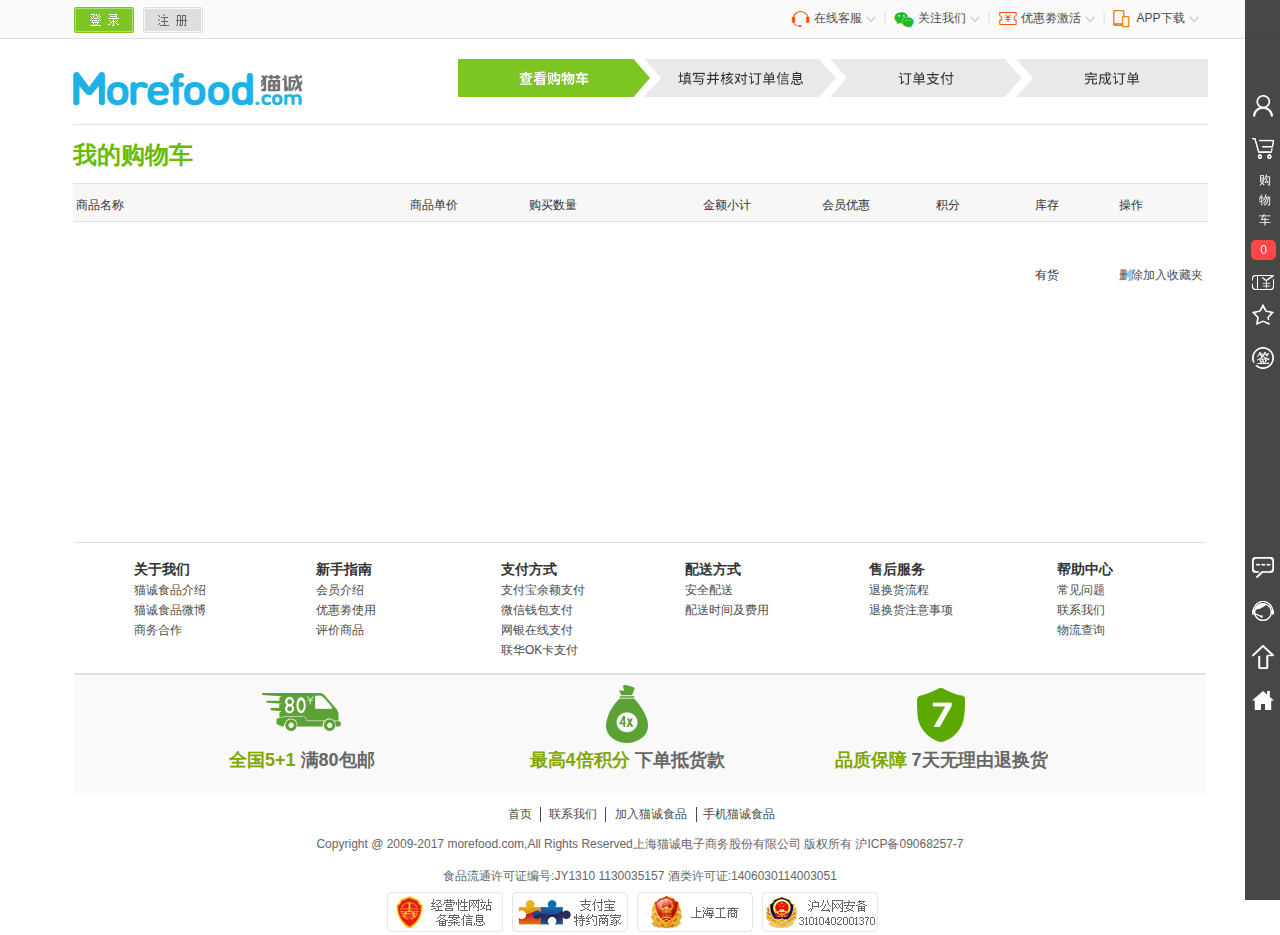
<file: cart.html>
<!DOCTYPE html>
<html>
    <head>
        <meta charset="UTF-8">
        <title>猫诚食品——我的购物车</title>
        <link rel="stylesheet" type="text/css" href="iconfont/iconfont.css" />
        <link rel="stylesheet" type="text/css" href="css/cart.css" /> 
        <link rel="stylesheet" type="text/css" href="css/footer.css">
        <script type="text/javascript" src="js/jquery-1.11.3.js"></script>
        <script type="text/javascript" src="js/cookie1.js"></script>             
        <script type="text/javascript" src="js/server.js" ></script>
        <script type="text/javascript" src="js/cart.js"></script>
       	<script type="text/javascript" src="js/cart1.js"></script>
    </head>
    <body>
         <!--
        	最右边的 start
       	-->      
       <div class="cart_right">
			<ul>
				<li >
					<div class="person">我的猫城				
					</div>
				</li>
				<li>
					<span>购</span><span>物</span><span>车</span><div class="gou count">0</div>
				</li>
				<li>
					<div class="person">我的优惠卷				
					</div>
				</li>
				<li>
					<div class="person">我的收藏				
					</div>
				</li>
				<li>
					<div class="person">积分签到				
					</div>
				</li>
				<li>
					<div class="person">我的消息				
					</div>
				</li>
				<li>
					<div class="person">在线咨询				
					</div>
				</li>
				<li class="index">
					<div class="person">猫城首页				
					</div>
				</li>
				<li class="last">
					<div class="person">返回顶部				
					</div>
				</li>
			</ul>
		</div>      
        <!--
			最右边的over
        -->
        <!-- header top -->
		<div class="header_top">
			<div class="layout">
				<div class="layout_left">
					<a href="login.html"><img src="img/top-login.gif" /></a>
					<a href="register.html"><img src="img/top-zc.gif" /></a>
				</div>
				<div class="layout_right">
					<ul>
						<li class="nav_one">
							<a href="#"><i class="iconfont o">&#xe64c;</i> 	
								 <span class="all">在线客服</span> 
								 <i class="iconfont tw">&#xe695;</i>	
								<i class="iconfont th">&#xe501;</i>
							</a>
							<div class="kefu">
									<span class="kefu_time">工作时间</span>
									<span>周一至周五：9：00~23:30</span>
									<span>周六至周日：9：00~00:00</span>
								</div>
						</li>
						<li class="nav_two">
							<a href="#">
								<i class="iconfont fo">&#xe603;</i>
								<span class="all">关注我们</span>
								<i class="iconfont tw" >&#xe695;</i>
								<i class="iconfont th">&#xe501;</i>
							</a>
							<div class="guanzhu">
								<img src="img/erweima.jpg"><span>订阅号</span>
								<img src="img/erweima.jpg" class="two"><span class="fu">服务号</span>
							</div>
						</li>
						<li class="nav_three">
							<a href="#">
								<i class="iconfont so">&#xe6f9;</i>
								<span class="all">优惠劵激活</span>
								<i class="iconfont tw">&#xe695;</i>
							<i class="iconfont th">&#xe501;</i>
							</a>
							<div class="hui">
								<span>兑换码</span><input type="text" class="dui">
								<input type="button" value="提交兑换" class=" huan">
							</div>
						</li>
						<li class="nav_four">
							<a href="#">
								<i class="iconfont to">&#xe60c;</i>
								<a href="#"><span class="all">APP下载</span></a>
								<i class="iconfont tw">&#xe695;</i>
							</a>
							<div class="app">
								<img src="img/erweima2.jpg">
								<span>扫描下载客户端</span>
							</div>
						</li>
					</ul>
				</div>
			</div>
		</div>
	 <!-- header top over-->
<!--table start-->
	<div class="layout ca">
		<img src="img/0.jpg">
		<img src="img/order-01.png">
	</div>
	<div class="layout">
		<h1 class="myCart">我的购物车</h1>
	</div>
	
	<div class="layout ta">
		<table>
			<tr class="first">
				<td>商品名称</td>
				<td>商品单价</td>
				<td>购买数量</td>
				<td>金额小计</td>
				<td>会员优惠</td>
				<td>积分</td>
				<td>库存</td>
				<td>操作</td>
			</tr>
		</table>
	</div>
	<div class="layout tb">
		<table>
			<tr class="first two ">
				<td></td>
				<td></td>
				<td></td>
				<td></td>
				<td></td>
				<td></td>
				<td>有货</td>
				<td><a href="#">删除</a><a href="#">加入收藏夹</a></td>
			</tr>
		</table>
	</div>
<!--table over-->	
	
<!--empty space start-->
	<div class="empty"></div>
<!--empty space over-->	

	<!--footer start-->
	<div class="footer_top footer_public">
			<ul>
				<li class="first"><a href="#">关于我们</a></li>
				<li><a href="#">猫诚食品介绍</a></li>
				<li><a href="#">猫诚食品微博</a></li>
				<li><a href="#">商务合作</a></li>
			</ul>
			<ul>
				<li class="first"><a href="#">新手指南</a></li>
				<li><a href="#">会员介绍</a></li>
				<li><a href="#">优惠劵使用</a></li>
				<li><a href="#">评价商品</a></li>
			</ul>
			<ul>
				<li class="first"><a href="#">支付方式</a></li>
				<li><a href="#">支付宝余额支付</a></li>
				<li><a href="#">微信钱包支付</a></li>
				<li><a href="#">网银在线支付</a></li>
				<li><a href="#">联华OK卡支付</a></li>
			</ul>
			<ul>
				<li class="first"><a href="#">配送方式</a></li>
				<li><a href="#">安全配送</a></li>
				<li><a href="#">配送时间及费用</a></li>
			</ul>
			<ul>
				<li class="first"><a href="#">售后服务</a></li>
				<li><a href="#">退换货流程</a></li>
				<li><a href="#">退换货注意事项</a></li>
			</ul>
			<ul>
				<li class="first"><a href="#">帮助中心</a></li>
				<li><a href="#">常见问题</a></li>
				<li><a href="#">联系我们</a></li>
				<li><a href="#">物流查询</a></li>
			</ul>
		</div>
		<div class="footer_center footer_public">
			<dl>
				<dt></dt>
				<dd>
					<span class="front">全国5+1</span>
					<span class="after">满80包邮</span>			
				</dd>
			</dl>
			<dl>
				<dt></dt>
				<dd>
					<span class="front">最高4倍积分</span>
					<span class="after">下单抵货款</span>			
				</dd>
			</dl>
			<dl>
				<dt></dt>
				<dd>
					<span class="front">品质保障</span>
					<span class="after">7天无理由退换货</span>			
				</dd>
			</dl>
		</div>
		<div class="footer_bottom">
			<ul>
				<li><a href="#">首页</a></li>
				<li><a href="#">联系我们</a></li>
				<li><a href="#">加入猫诚食品</a></li>
				<li><a href="#">手机猫诚食品</a></li>
			</ul>
			<h6>Copyright&nbsp;@&nbsp;2009-2017&nbsp;morefood.com,All Rights Reserved上海猫诚电子商务股份有限公司&nbsp;版权所有&nbsp;沪ICP备09068257-7</h6>
			<h6 class="last">食品流通许可证编号:JY1310&nbsp;1130035157&nbsp;酒类许可证:1406030114003051</h6>
			<div>
				<img src="img/biaoshi1125.gif"/>
				<img src="img/logo123x40.jpg" />
				<img src="img/icon.gif" />
				<img src="img/picp_bg.png" />
			</div>
		</div>
	<!--footer over-->
	
	
	
    </body>
</html>
</file>
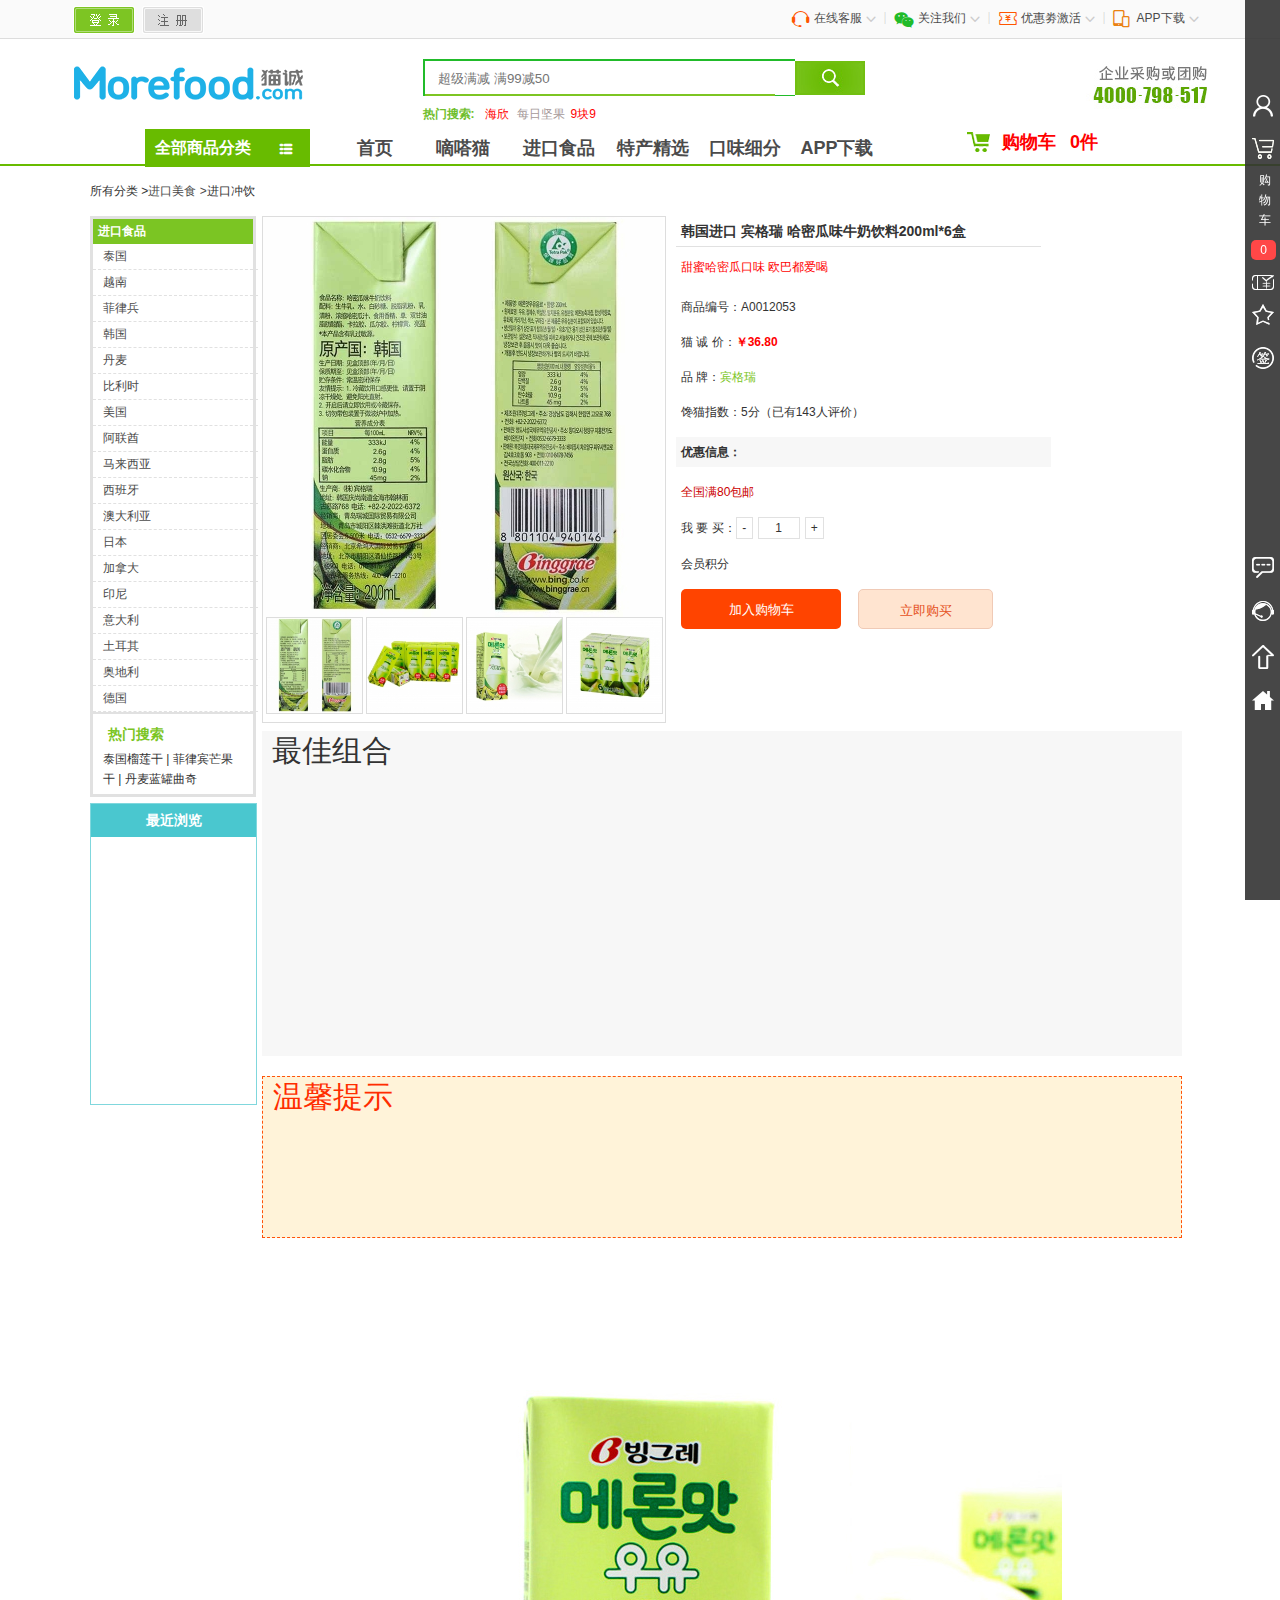
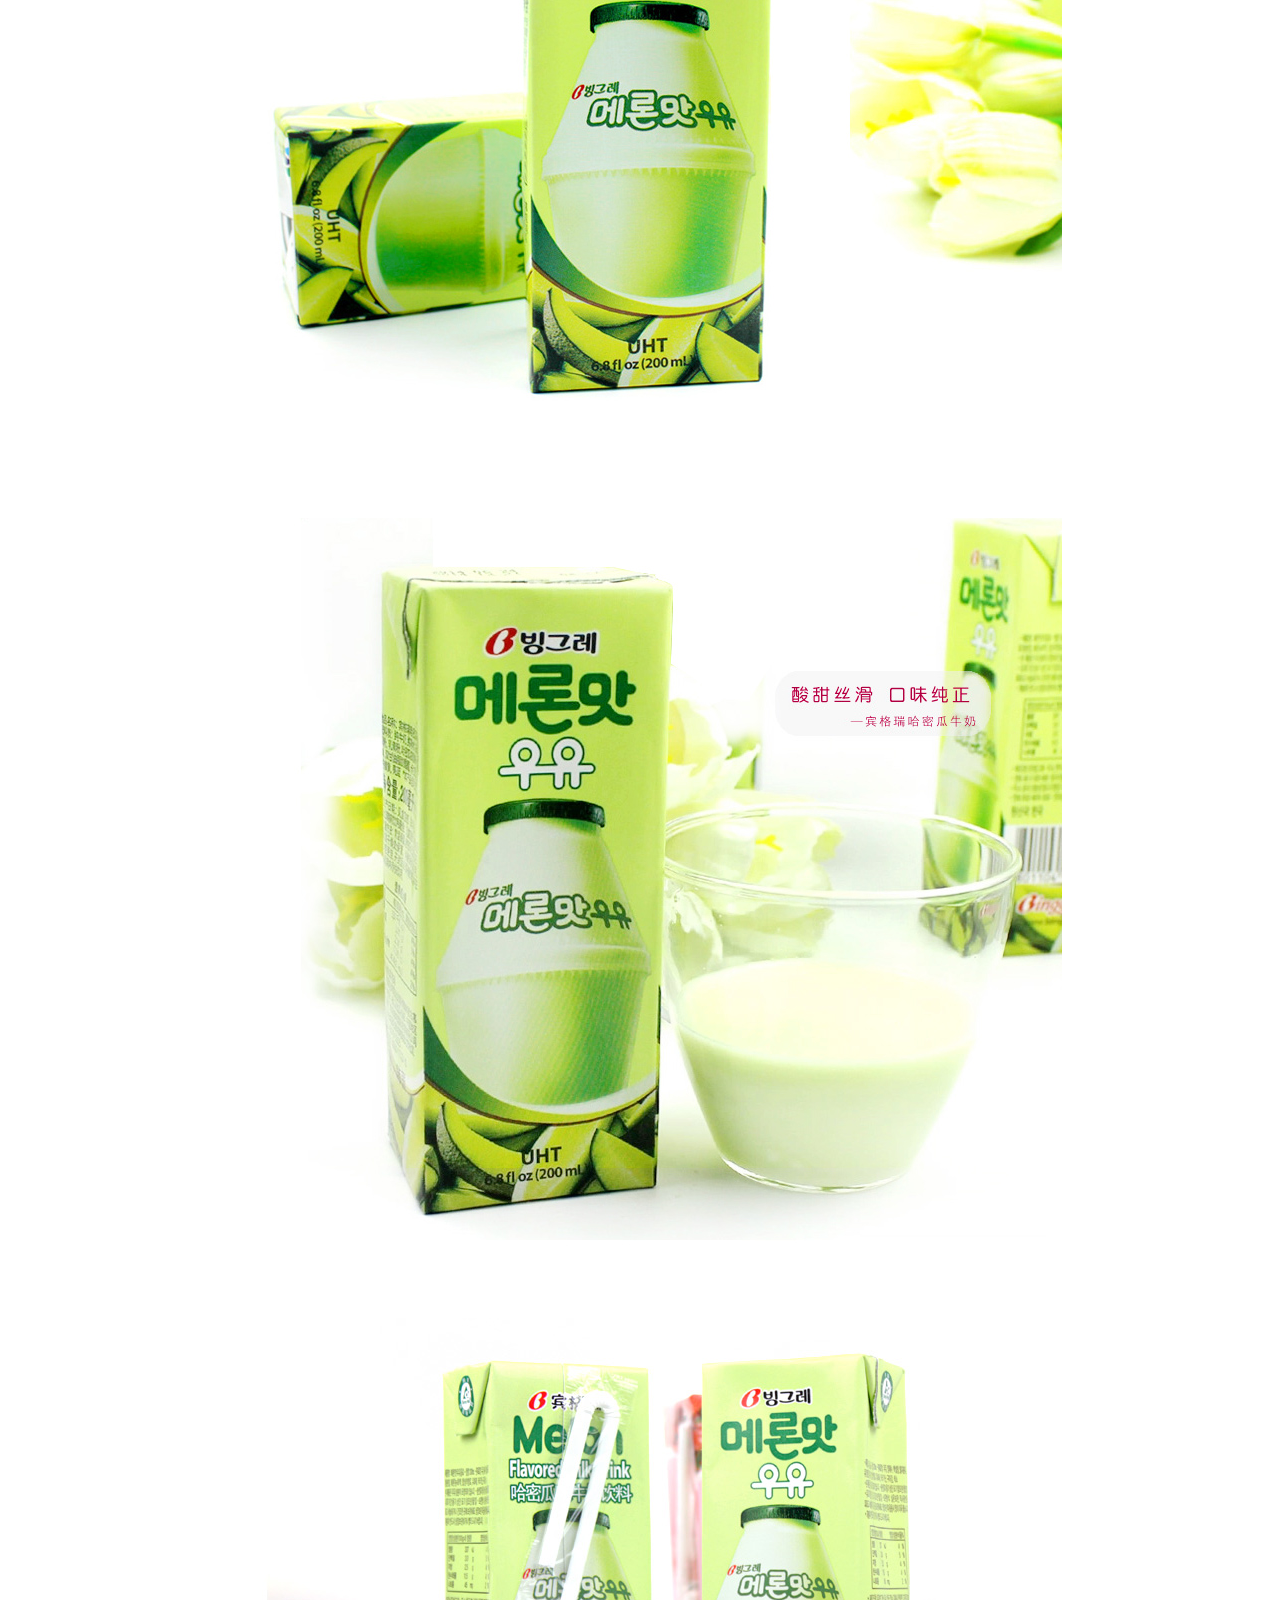
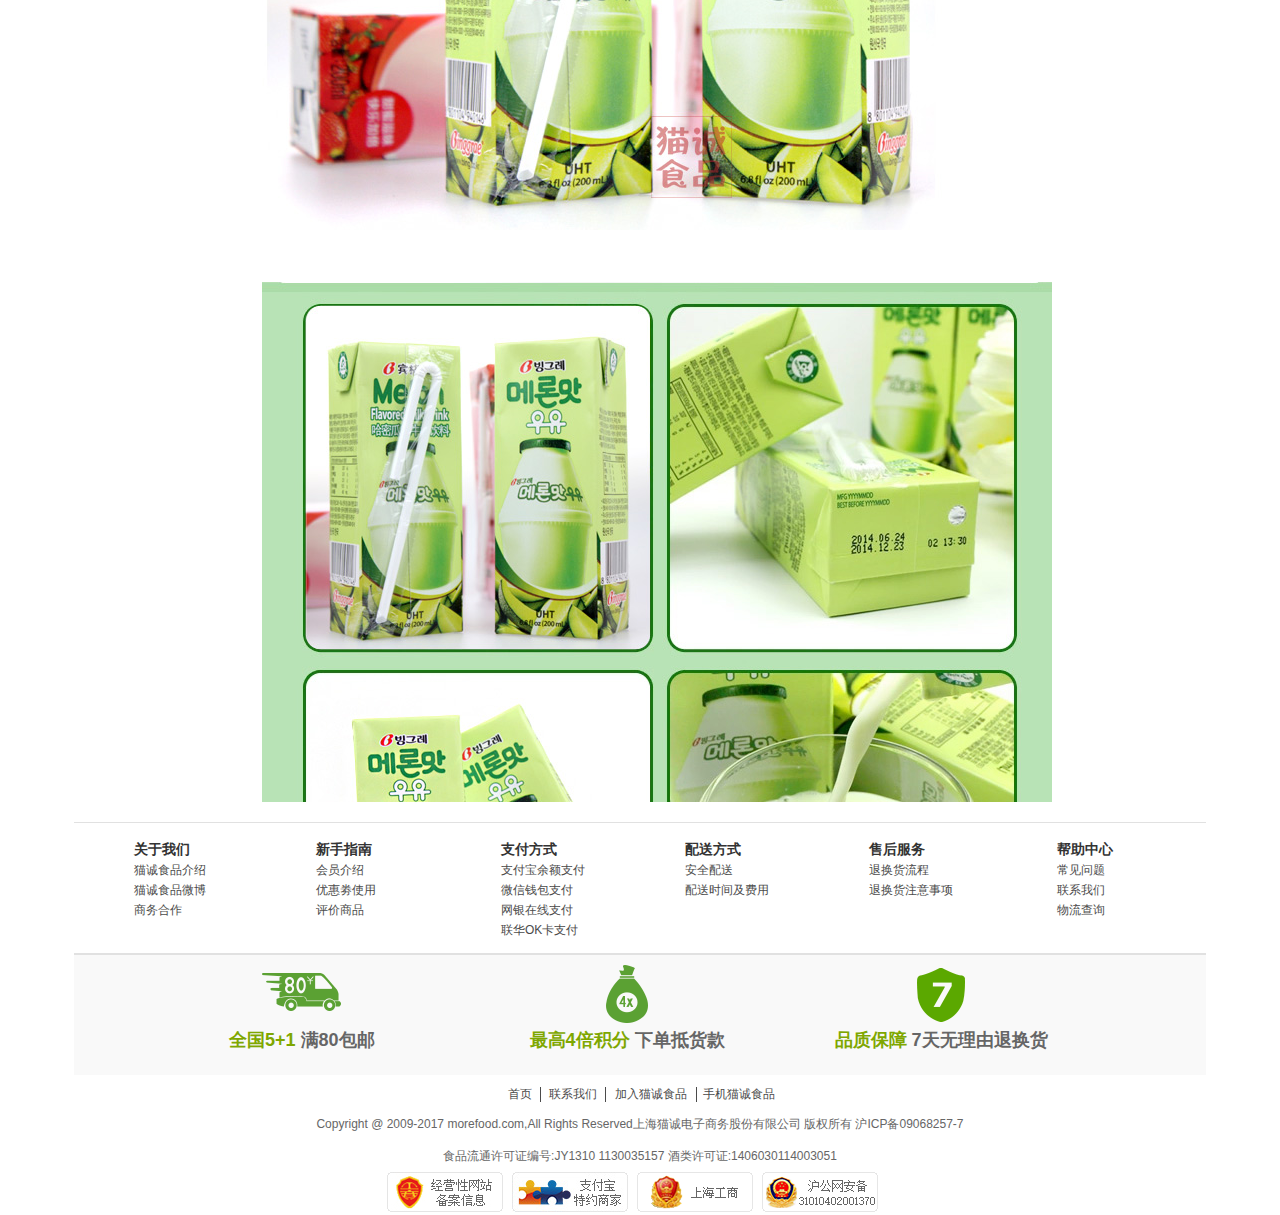
<file: detail.html>
<!DOCTYPE html>
<html>
	<head>
		<meta charset="UTF-8">
		<title>猫诚精选|韩国进口 宾格瑞 哈密瓜味牛奶饮料200ml*6盒【行情  报价 价格  多少钱  图片  怎么样 】-猫诚食品</title>
		<script type="text/javascript" src="js/jquery-1.11.3.js"></script>
		<script type="text/javascript" src="js/public.js"></script>
		<script type="text/javascript" src="js/jsonp.js"></script>
		<script type="text/javascript" src="js/jquery.fly.min.js"></script>
		<script type="text/javascript" src="js/detail.js"></script>
 		<link rel="stylesheet" type="text/css" href="iconfont/iconfont.css" />
		<link rel="stylesheet" type="text/css" href="css/header.css" />
		<link rel="stylesheet" type="text/css" href="css/footer.css"  />
		<link rel="stylesheet" type="text/css" href="css/detail.css" />
	</head>
	<body>
	   <div class="cart_right">
		<ul>
			<li>
				<div class="person">我的猫城				
				</div>
			</li>
			<li>
				<span>购</span><span>物</span><span>车</span><div class="gou count">0</div>
			</li>
			<li>
				<div class="person">我的优惠卷				
				</div>
			</li>
			<li>
				<div class="person">我的收藏				
				</div>
			</li>
			<li>
				<div class="person">积分签到				
				</div>
			</li>
			<li>
				<div class="person">我的消息				
				</div>
			</li>
			<li>
				<div class="person">在线咨询				
				</div>
			</li>
			<li class="index">
				<div class="person">猫城首页				
				</div>
			</li>
			<li class="last">
				<div class="person">返回顶部				
				</div>
			</li>
		</ul>
	</div>
    
    <!--
		最右边的over
    -->


<!-- header start  -->
	<div class="header">
		<div class="header_top">
			<div class="layout">
				<div class="layout_left">
					<a href="login.html"><img src="img/top-login.gif" /></a>
					<a href="register.html"><img src="img/top-zc.gif" /></a>
				</div>
				<div class="layout_right">
					<ul>
						<li class="nav_one">
							<a href="#"><i class="iconfont o">&#xe64c;</i> 	
								 <span class="all">在线客服</span> 
								 <i class="iconfont tw">&#xe695;</i>	
								<i class="iconfont th">&#xe501;</i>
							</a>
							<div class="kefu">
									<span class="kefu_time">工作时间</span>
									<span>周一至周五：9：00~23:30</span>
									<span>周六至周日：9：00~00:00</span>
								</div>
						</li>
						<li class="nav_two">
							<a href="#">
								<i class="iconfont fo">&#xe603;</i>
								<span class="all">关注我们</span>
								<i class="iconfont tw" >&#xe695;</i>
								<i class="iconfont th">&#xe501;</i>
							</a>
							<div class="guanzhu">
								<img src="img/erweima.jpg"><span>订阅号</span>
								<img src="img/erweima.jpg" class="two"><span class="fu">服务号</span>
							</div>
						</li>
						<li class="nav_three">
							<a href="#">
								<i class="iconfont so">&#xe6f9;</i>
								<span class="all">优惠劵激活</span>
								<i class="iconfont tw">&#xe695;</i>
							<i class="iconfont th">&#xe501;</i>
							</a>
							<div class="hui">
								<span>兑换码</span><input type="text" class="dui">
								<input type="button" value="提交兑换" class=" huan">
							</div>
						</li>
						<li class="nav_four">
							<a href="#">
								<i class="iconfont to">&#xe60c;</i>
								<a href="#"><span class="all">APP下载</span></a>
								<i class="iconfont tw">&#xe695;</i>
							</a>
							<div class="app">
								<img src="img/erweima2.jpg">
								<span>扫描下载客户端</span>
							</div>
						</li>
					</ul>
				</div>
			</div>
		</div>
		<div class="header_center">
			<div class="layout">
				<div class="layout_left">
					<a href="index.html"><img src="img/logo.gif" /></a>
				</div>
				<div class="layout_center">
					<div class="center_top">
						<form action="" post="get">
							<input type="text" placeholder=" 超级满减 满99减50" id="sou">
						</form>
						<a href="#"><img src="img/top-shousuo.jpg" id="suo"></a>
						<ul id="ul1"></ul>
						<p>
							<span class="one">热门搜索:</span>
							<span class="two">海欣</span>
							<span class="three">每日坚果</span>
							<span class="two">9块9</span>
						</p>
					</div>
					<div class="center_bottom"></div>
				</div>
				<div class="layout_right">
					<img src="img/saoma.jpg" />
				</div>
			</div>
		</div>
		<div class="header_bottom">				 
				<ul class="list">						
					<li>全部商品分类<i class="iconfont">&#xe606;</i></li>						
				</ul>
				<ul class="two">
					<li><a href="#" id="index">首页</a></li>
					<li><a href="#" class="two">嘀嗒猫</a></li>
					<li><a href="#" class="two">进口食品</a></li>
					<li><a href="#" class="three">特产精选</a></li>
					<li><a href="#" class="three">口味细分</a></li>
					<li><a href="#" class="three">APP下载</a></li>
				</ul>					 
				<div class="shop">					 
						<img src="img/icon_cart.png">
						<span>购物车<div class="count">0件</div></span>					 
				</div>
		</div>
	</div>
	<!--header over-->
	<!--
		二级菜单
   -->		
	<div class="two_list">
		<ul id="list">
			
		</ul>
	</div>		
		<!--
			二级菜单 over
       --> 	
       <!--中间部分start-->
       <div class="big_detail">
       		<div class="ti">
       			<span>所有分类 &gt; </span>
       			<span><a href="#"> 进口美食 &gt; </a></span>
       			<span> 进口冲饮</span>
       		</div>
       		<div class="d_r">
       			<ul class="food">
       				<span>进口食品</span>
       				<li><a href="#">泰国</a></li>
       				<li><a href="#">越南</a></li>
       				<li><a href="#">菲律兵</a></li>
       				<li><a href="#">韩国</a></li>
       				<li><a href="#">丹麦</a></li>
       				<li><a href="#">比利时</a></li>
       				<li><a href="#">美国</a></li>
       				<li><a href="#">阿联酋</a></li>
       				<li><a href="#">马来西亚</a></li>
       				<li><a href="#">西班牙</a></li>
       				<li><a href="#">澳大利亚</a></li>
       				<li><a href="#">日本</a></li>
       				<li><a href="#">加拿大</a></li>
       				<li><a href="#">印尼</a></li>
       				<li><a href="#">意大利</a></li>
       				<li><a href="#">土耳其</a></li>
       				<li><a href="#">奥地利</a></li>
       				<li><a href="#">德国</a></li>
       				<div class="serach">
       					<h2>热门搜索</h2>
       					<span>泰国榴莲干 | 菲律宾芒果干 | 丹麦蓝罐曲奇</span>
       				</div>
       			</ul>
       			<div class="see">
					<div class="jin">
						<h2>最近浏览</h2>
					</div>
				</div>
       		</div>
       		<div class="d_l">
       			<div class="zhan">
       				<div class="zhan_l">
       					<div class="top">
       						<img src="img/b_1.jpg" class="b_1">
       						<img src="img/b_2.jpg" class="b_2">
       						<img src="img/b_3.jpg" class="b_3">
       						<img src="img/b_4.jpg" class="b_4">
       					</div>
       					<div class="niu">
       						<img src="img/s_1.jpg" class="s_1">
       						<img src="img/s_2.jpg" class="s_2">
       						<img src="img/s_3.jpg" class="s_3">
       						<img src="img/s_4.jpg" class="s_4">
       					</div>
       				</div>
       				<ul class="zhan_r">
       					<h1>韩国进口 宾格瑞  哈密瓜味牛奶饮料200ml*6盒</h1>
       					<li class="one">甜蜜哈密瓜口味  欧巴都爱喝</li>
       					<li class="two">商品编号：A0012053</li>
       					<li class="three">猫 诚 价：<span>￥36.80</span></li>
       					<li class="four">品   牌：<a href="#">宾格瑞</a></li>
       					<li class="five">馋猫指数：<span>5分（已有143人评价）</span></li>
       					<li class="six">优惠信息：</li>
       					<li class="seven">全国满80包邮</li>
       					<li class="eight">我 要 买：<span class="jian">-</span><span class="ss" >1</span><span class="jia">+</span></li>
       					<li>会员积分</li>
       					<input type="button" value="加入购物车" class="purc cart"/>
       					<input type="button" value="立即购买" class="liji"/>
       				</ul>
       			</div>
       			<div class="zu">
       				最佳组合
       			</div>
       			<div class="tishi">
       				温馨提示
       			</div>
       			<div class="bao">
       				<img src="img/TB1.jpg">
       				<img src="img/TB2.jpg">
       				<img src="img/TB3.jpg">
       				<img src="img/Tb4.jpg">
       			</div>
       		</div>
       </div>
 	<!--中间部分over-->
<!--empty space start-->
	<div class="empty"></div>
<!--empty space over-->	

	<!--footer start-->
	<div class="footer_top footer_public">
			<ul>
				<li class="first"><a href="#">关于我们</a></li>
				<li><a href="#">猫诚食品介绍</a></li>
				<li><a href="#">猫诚食品微博</a></li>
				<li><a href="#">商务合作</a></li>
			</ul>
			<ul>
				<li class="first"><a href="#">新手指南</a></li>
				<li><a href="#">会员介绍</a></li>
				<li><a href="#">优惠劵使用</a></li>
				<li><a href="#">评价商品</a></li>
			</ul>
			<ul>
				<li class="first"><a href="#">支付方式</a></li>
				<li><a href="#">支付宝余额支付</a></li>
				<li><a href="#">微信钱包支付</a></li>
				<li><a href="#">网银在线支付</a></li>
				<li><a href="#">联华OK卡支付</a></li>
			</ul>
			<ul>
				<li class="first"><a href="#">配送方式</a></li>
				<li><a href="#">安全配送</a></li>
				<li><a href="#">配送时间及费用</a></li>
			</ul>
			<ul>
				<li class="first"><a href="#">售后服务</a></li>
				<li><a href="#">退换货流程</a></li>
				<li><a href="#">退换货注意事项</a></li>
			</ul>
			<ul>
				<li class="first"><a href="#">帮助中心</a></li>
				<li><a href="#">常见问题</a></li>
				<li><a href="#">联系我们</a></li>
				<li><a href="#">物流查询</a></li>
			</ul>
		</div>
		<div class="footer_center footer_public">
			<dl>
				<dt></dt>
				<dd>
					<span class="front">全国5+1</span>
					<span class="after">满80包邮</span>			
				</dd>
			</dl>
			<dl>
				<dt></dt>
				<dd>
					<span class="front">最高4倍积分</span>
					<span class="after">下单抵货款</span>			
				</dd>
			</dl>
			<dl>
				<dt></dt>
				<dd>
					<span class="front">品质保障</span>
					<span class="after">7天无理由退换货</span>			
				</dd>
			</dl>
		</div>
		<div class="footer_bottom">
			<ul>
				<li><a href="#">首页</a></li>
				<li><a href="#">联系我们</a></li>
				<li><a href="#">加入猫诚食品</a></li>
				<li><a href="#">手机猫诚食品</a></li>
			</ul>
			<h6>Copyright&nbsp;@&nbsp;2009-2017&nbsp;morefood.com,All Rights Reserved上海猫诚电子商务股份有限公司&nbsp;版权所有&nbsp;沪ICP备09068257-7</h6>
			<h6 class="last">食品流通许可证编号:JY1310&nbsp;1130035157&nbsp;酒类许可证:1406030114003051</h6>
			<div>
				<img src="img/biaoshi1125.gif"/>
				<img src="img/logo123x40.jpg" />
				<img src="img/icon.gif" />
				<img src="img/picp_bg.png" />
			</div>
		</div>
	<!--footer over-->
	</body>
</html>
</file>
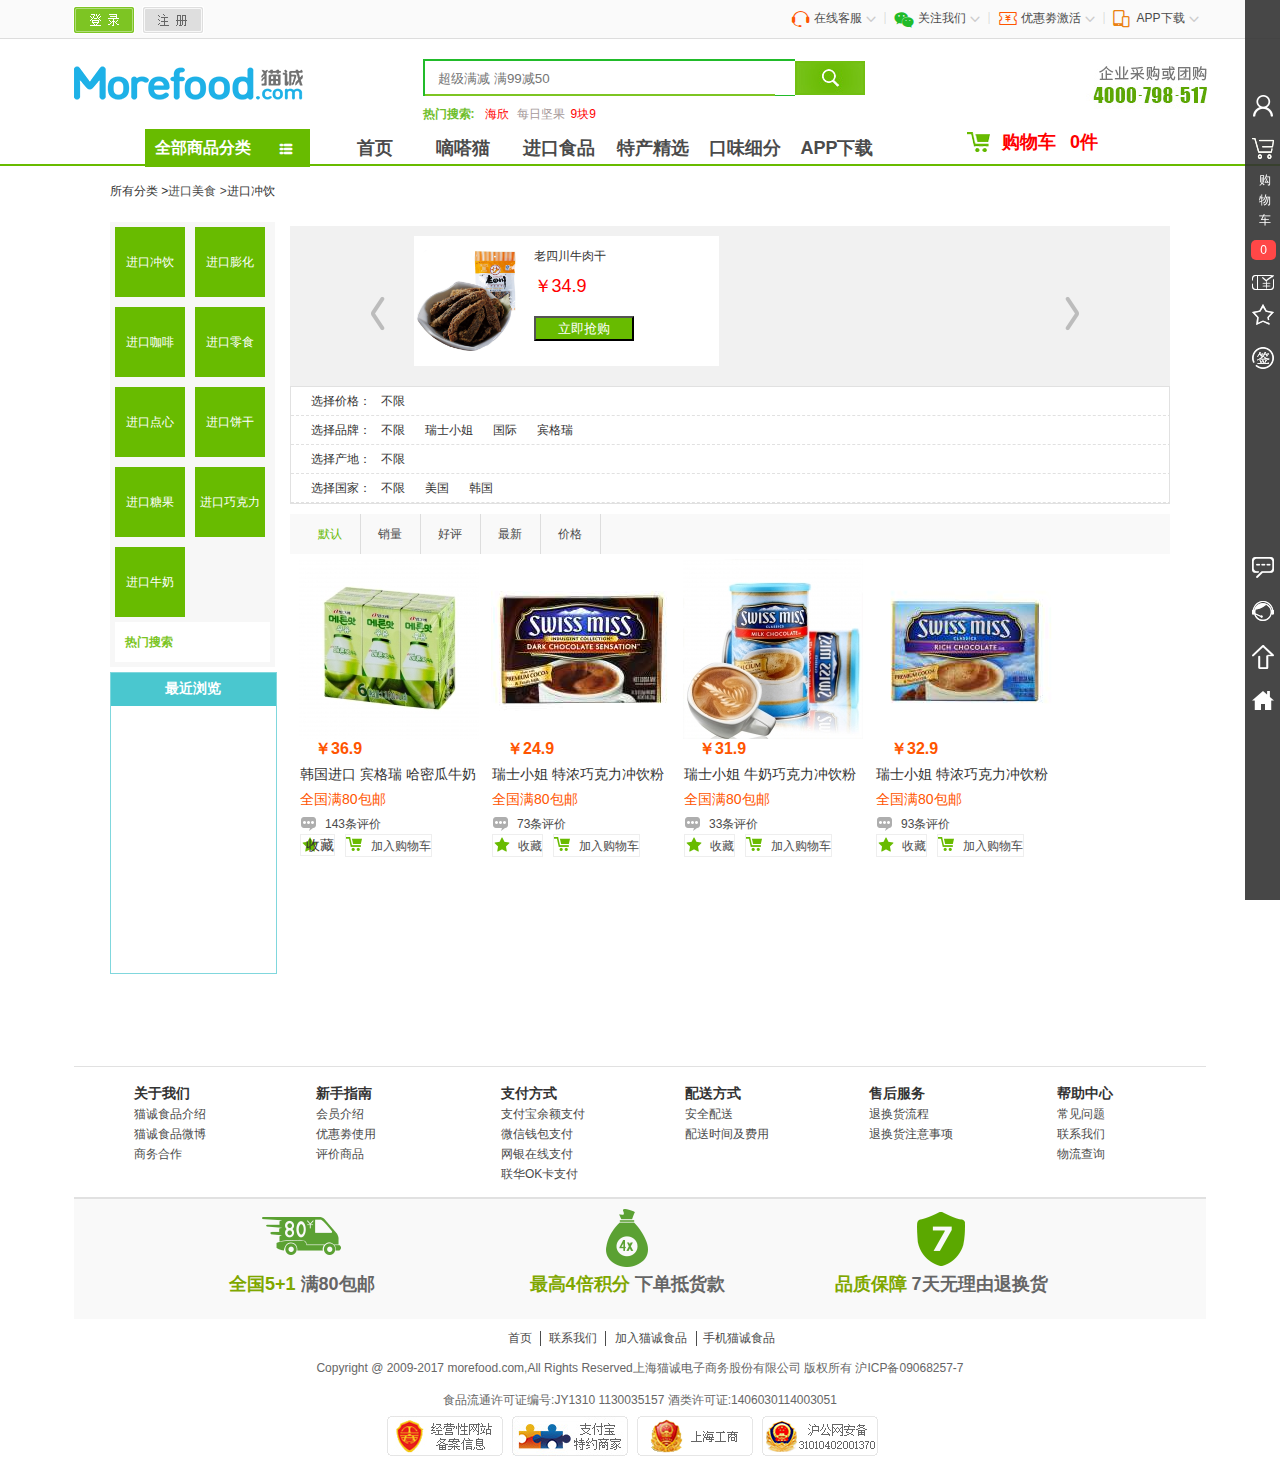
<file: list.html>
<!DOCTYPE html>
<html>
	<head>
		<meta charset="UTF-8">
		<title>猫诚食品|didamall进口冲饮</title>
		
		<script type="text/javascript" src="js/jquery-1.11.3.js"></script>
		<script type="text/javascript" src="js/list.js"></script>
		<script type="text/javascript" src="js/public.js"></script>
		<script type="text/javascript" src="js/jsonp.js"></script>
		<script type="text/javascript" src="js/jquery.fly.min.js"></script>
		<script type="text/javascript" src="js/prettify.js"></script>
		<script type="text/javascript" src="js/microfiche.js"></script>
 		<link rel="stylesheet" type="text/css" href="iconfont/iconfont.css" />
		<link rel="stylesheet" type="text/css" href="css/header.css" />
		<link rel="stylesheet" type="text/css" href="css/footer.css"  />
		<link rel="stylesheet" type="text/css" href="css/list.css" />
	</head>
	<body >
	   <div class="cart_right">
		<ul>
			<li>
				<div class="person">我的猫城				
				</div>
			</li>
			<li>
				<span>购</span><span>物</span><span>车</span><div class="gou count">0</div>
			</li>
			<li>
				<div class="person">我的优惠卷				
				</div>
			</li>
			<li>
				<div class="person">我的收藏				
				</div>
			</li>
			<li>
				<div class="person">积分签到				
				</div>
			</li>
			<li>
				<div class="person">我的消息				
				</div>
			</li>
			<li>
				<div class="person">在线咨询				
				</div>
			</li>
			<li class="index">
				<div class="person">猫城首页				
				</div>
			</li>
			<li class="last">
				<div class="person">返回顶部				
				</div>
			</li>
		</ul>
	</div>
    
    <!--
		最右边的over
    -->


<!-- header start  -->
	<div class="header">
		<div class="header_top">
			<div class="layout">
				<div class="layout_left">
					<a href="login.html"><img src="img/top-login.gif" /></a>
					<a href="register.html"><img src="img/top-zc.gif" /></a>
				</div>
				<div class="layout_right">
					<ul>
						<li class="nav_one">
							<a href="#"><i class="iconfont o">&#xe64c;</i> 	
								 <span class="all">在线客服</span> 
								 <i class="iconfont tw">&#xe695;</i>	
								<i class="iconfont th">&#xe501;</i>
							</a>
							<div class="kefu">
									<span class="kefu_time">工作时间</span>
									<span>周一至周五：9：00~23:30</span>
									<span>周六至周日：9：00~00:00</span>
								</div>
						</li>
						<li class="nav_two">
							<a href="#">
								<i class="iconfont fo">&#xe603;</i>
								<span class="all">关注我们</span>
								<i class="iconfont tw" >&#xe695;</i>
								<i class="iconfont th">&#xe501;</i>
							</a>
							<div class="guanzhu">
								<img src="img/erweima.jpg"><span>订阅号</span>
								<img src="img/erweima.jpg" class="two"><span class="fu">服务号</span>
							</div>
						</li>
						<li class="nav_three">
							<a href="#">
								<i class="iconfont so">&#xe6f9;</i>
								<span class="all">优惠劵激活</span>
								<i class="iconfont tw">&#xe695;</i>
							<i class="iconfont th">&#xe501;</i>
							</a>
							<div class="hui">
								<span>兑换码</span><input type="text" class="dui">
								<input type="button" value="提交兑换" class=" huan">
							</div>
						</li>
						<li class="nav_four">
							<a href="#">
								<i class="iconfont to">&#xe60c;</i>
								<a href="#"><span class="all">APP下载</span></a>
								<i class="iconfont tw">&#xe695;</i>
							</a>
							<div class="app">
								<img src="img/erweima2.jpg">
								<span>扫描下载客户端</span>
							</div>
						</li>
					</ul>
				</div>
			</div>
		</div>
		<div class="header_center">
			<div class="layout">
				<div class="layout_left">
					<a href="index.html"><img src="img/logo.gif" /></a>
				</div>
				<div class="layout_center">
					<div class="center_top">
						<form action="" post="get">
							<input type="text" placeholder=" 超级满减 满99减50" id="sou">
						</form>
						<a href="#"><img src="img/top-shousuo.jpg" id="suo"></a>
						<ul id="ul1"></ul>
						<p>
							<span class="one">热门搜索:</span>
							<span class="two">海欣</span>
							<span class="three">每日坚果</span>
							<span class="two">9块9</span>
						</p>
					</div>
					<div class="center_bottom"></div>
				</div>
				<div class="layout_right">
					<img src="img/saoma.jpg" />
				</div>
			</div>
		</div>
		<div class="header_bottom">				 
				<ul class="list">						
					<li>全部商品分类<i class="iconfont">&#xe606;</i></li>						
				</ul>
				<ul class="two">
					<li><a href="#" id="index">首页</a></li>
					<li><a href="#" class="two">嘀嗒猫</a></li>
					<li><a href="#" class="two">进口食品</a></li>
					<li><a href="#" class="three">特产精选</a></li>
					<li><a href="#" class="three">口味细分</a></li>
					<li><a href="#" class="three">APP下载</a></li>
				</ul>					 
				<div class="shop">					 
						<img src="img/icon_cart.png">
						<span>购物车<div class="count">0件</div></span>				 
				</div>
		</div>
	</div>
	<!--header over-->
	<!--
		二级菜单
   -->		
	<div class="two_list">
		<ul id="list">
			
		</ul>
	</div>		
		<!--
			二级菜单 over
       --> 
       <div class="big_box">
       		<div class="tit">
       			<span>所有分类 &gt; </span>
       			<span><a href="#"> 进口美食 &gt; </a></span>
       			<span> 进口冲饮</span>
       		</div>
		<!--
			页面左部 start
		-->
			<div class="box_left">
				<div class="left_top">
					<span><a href="#">进口冲饮</a></span>
					<span><a href="#">进口膨化</a></span>
					<span><a href="#">进口咖啡</a></span>
					<span><a href="#">进口零食</a></span>
					<span><a href="#">进口点心</a></span>
					<span><a href="#">进口饼干</a></span>
					<span><a href="#">进口糖果</a></span>
					<span><a href="#">进口巧克力</a></span>
					<span><a href="#">进口牛奶</a></span>
					<div class="hot">热门搜索</div>
					<div class="see">
						<div class="jin">
							<h2>最近浏览</h2>
						</div>
					</div>
				</div>
			</div>
		<!--
			页面左部 over
		-->
		<!--
			页面右部 start
		-->
			<div class="box_right">
				<div class="b_t">
					<div class="r">
						<a href="#"><img src="img/mptu-jt-r.png"></a>
					</div>
					<div class="l">
						<a href="#"><img src="img/mptu-jt.png"></a>
					</div>
					<div class="move" id="autoplay">
						<div class="a">
							<img src="img/1.jpg" width="105px" height="105px">
							<span class="zi">老四川牛肉干</span>
							<span class="qian">￥34.9</span>
							<input type="button" value="立即抢购" class="liji">
						</div>
						<div class="a">
							<img src="img/2.jpg" width="105px" height="105px">
							<span class="zi">咖啡冲饮</span>
							<span class="qian">￥34.9</span>
							<input type="button" value="立即抢购" class="liji">
						</div>
						<div class="a">
							<img src="img/3.jpg" width="105px" height="105px">
							<span class="zi">烤鱿鱼丝</span>
							<span class="qian">￥34.9</span>
							<input type="button" value="立即抢购" class="liji">
						</div>
						<div class="a">
							<img src="img/4.jpg" width="105px" height="105px">
							<span class="zi">劲仔鱼干</span>
							<span class="qian">￥34.9</span>
							<input type="button" value="立即抢购" class="liji">
						</div>
						<div class="a">
							<img src="img/5.jpg" width="105px" height="105px">
							<span class="zi">牛乳味大饼干</span>
							<span class="qian">￥34.9</span>
							<input type="button" value="立即抢购" class="liji">
						</div>
					</div>
				</div>
				<div class="b_c">
					<div class="xuan">选择价格：<span>不限</span></div>
					<div class="xuan">选择品牌：<span>不限</span><span>瑞士小姐</span><span>国际</span><span>宾格瑞</span></div>
					<div class="xuan">选择产地：<span>不限</span></div>
					<div class="xuan">选择国家：<span>不限</span><span>美国</span><span>韩国</span></div>
				</div>
				<ul class="b_ti">
					<li><a href="#">默认</a></li>
					<li><a href="#">销量</a></li>
					<li><a href="#">好评</a></li>
					<li><a href="#">最新</a></li>
					<li><a href="#">价格</a></li>
				</ul>
				<div class="b_b">
					<dl class="milk">
						<dt><img src="img/list-10000065-30933-180-180.jpg"></dt>
						<dd class="m1">￥36.9</dd>
						<dd class="m2">韩国进口 宾格瑞  哈密瓜牛奶</dd>
						<dd class="m3">全国满80包邮</dd>
						<dd class="m4"><a href="#">143条评价</a></dd>
						<dd class="m5">收藏</dd>
						<dd class="m6 cart"><a href="javascript:;">加入购物车</a> </dd>
					</dl>
					<dl class="milk">
						<dt><img src="img/list-11193-19942-180-180.jpg"></dt>
						<dd class="m1">￥24.9</dd>
						<dd class="m2">瑞士小姐 特浓巧克力冲饮粉</dd>
						<dd class="m3">全国满80包邮</dd>
						<dd class="m4"><a href="#">73条评价</a></dd>
						<dd class="m5"><a href="#">收藏</a></dd>
						<dd class="m6 cart"><a href="javascript:;">加入购物车</a> </dd>
					</dl>
					<dl class="milk">
						<dt><img src="img/list-11194-30800-180-180.jpg"></dt>
						<dd class="m1">￥31.9</dd>
						<dd class="m2">瑞士小姐 牛奶巧克力冲饮粉</dd>
						<dd class="m3">全国满80包邮</dd>
						<dd class="m4"><a href="#">33条评价</a></dd>
						<dd class="m5"><a href="#">收藏</a></dd>
						<dd class="m6 cart"><a href="javascript:;">加入购物车</a> </dd>
					</dl>
					<dl class="milk">
						<dt><img src="img/list-3720-19947-180-180.jpg"></dt>
						<dd class="m1">￥32.9</dd>
						<dd class="m2">瑞士小姐 特浓巧克力冲饮粉</dd>
						<dd class="m3">全国满80包邮</dd>
						<dd class="m4"><a href="#">93条评价</a></dd>
						<dd class="m5"><a href="#">收藏</a></dd>
						<dd class="m6 cart"><a href="javascript:;">加入购物车</a> </dd>
					</dl>
				</div>
			</div>
		<!--
			页面右部over 
		-->       	     	
       </div>

	<!--footer start-->
	<div class="footer_top footer_public">
			<ul>
				<li class="first"><a href="#">关于我们</a></li>
				<li><a href="#">猫诚食品介绍</a></li>
				<li><a href="#">猫诚食品微博</a></li>
				<li><a href="#">商务合作</a></li>
			</ul>
			<ul>
				<li class="first"><a href="#">新手指南</a></li>
				<li><a href="#">会员介绍</a></li>
				<li><a href="#">优惠劵使用</a></li>
				<li><a href="#">评价商品</a></li>
			</ul>
			<ul>
				<li class="first"><a href="#">支付方式</a></li>
				<li><a href="#">支付宝余额支付</a></li>
				<li><a href="#">微信钱包支付</a></li>
				<li><a href="#">网银在线支付</a></li>
				<li><a href="#">联华OK卡支付</a></li>
			</ul>
			<ul>
				<li class="first"><a href="#">配送方式</a></li>
				<li><a href="#">安全配送</a></li>
				<li><a href="#">配送时间及费用</a></li>
			</ul>
			<ul>
				<li class="first"><a href="#">售后服务</a></li>
				<li><a href="#">退换货流程</a></li>
				<li><a href="#">退换货注意事项</a></li>
			</ul>
			<ul>
				<li class="first"><a href="#">帮助中心</a></li>
				<li><a href="#">常见问题</a></li>
				<li><a href="#">联系我们</a></li>
				<li><a href="#">物流查询</a></li>
			</ul>
		</div>
		<div class="footer_center footer_public">
			<dl>
				<dt></dt>
				<dd>
					<span class="front">全国5+1</span>
					<span class="after">满80包邮</span>			
				</dd>
			</dl>
			<dl>
				<dt></dt>
				<dd>
					<span class="front">最高4倍积分</span>
					<span class="after">下单抵货款</span>			
				</dd>
			</dl>
			<dl>
				<dt></dt>
				<dd>
					<span class="front">品质保障</span>
					<span class="after">7天无理由退换货</span>			
				</dd>
			</dl>
		</div>
		<div class="footer_bottom">
			<ul>
				<li><a href="index.html">首页</a></li>
				<li><a href="#">联系我们</a></li>
				<li><a href="#">加入猫诚食品</a></li>
				<li><a href="#">手机猫诚食品</a></li>
			</ul>
			<h6>Copyright&nbsp;@&nbsp;2009-2017&nbsp;morefood.com,All Rights Reserved上海猫诚电子商务股份有限公司&nbsp;版权所有&nbsp;沪ICP备09068257-7</h6>
			<h6 class="last">食品流通许可证编号:JY1310&nbsp;1130035157&nbsp;酒类许可证:1406030114003051</h6>
			<div>
				<img src="img/biaoshi1125.gif"/>
				<img src="img/logo123x40.jpg" />
				<img src="img/icon.gif" />
				<img src="img/picp_bg.png" />
			</div>
		</div>
	<!--footer over-->	
	</body>
</html>
</file>
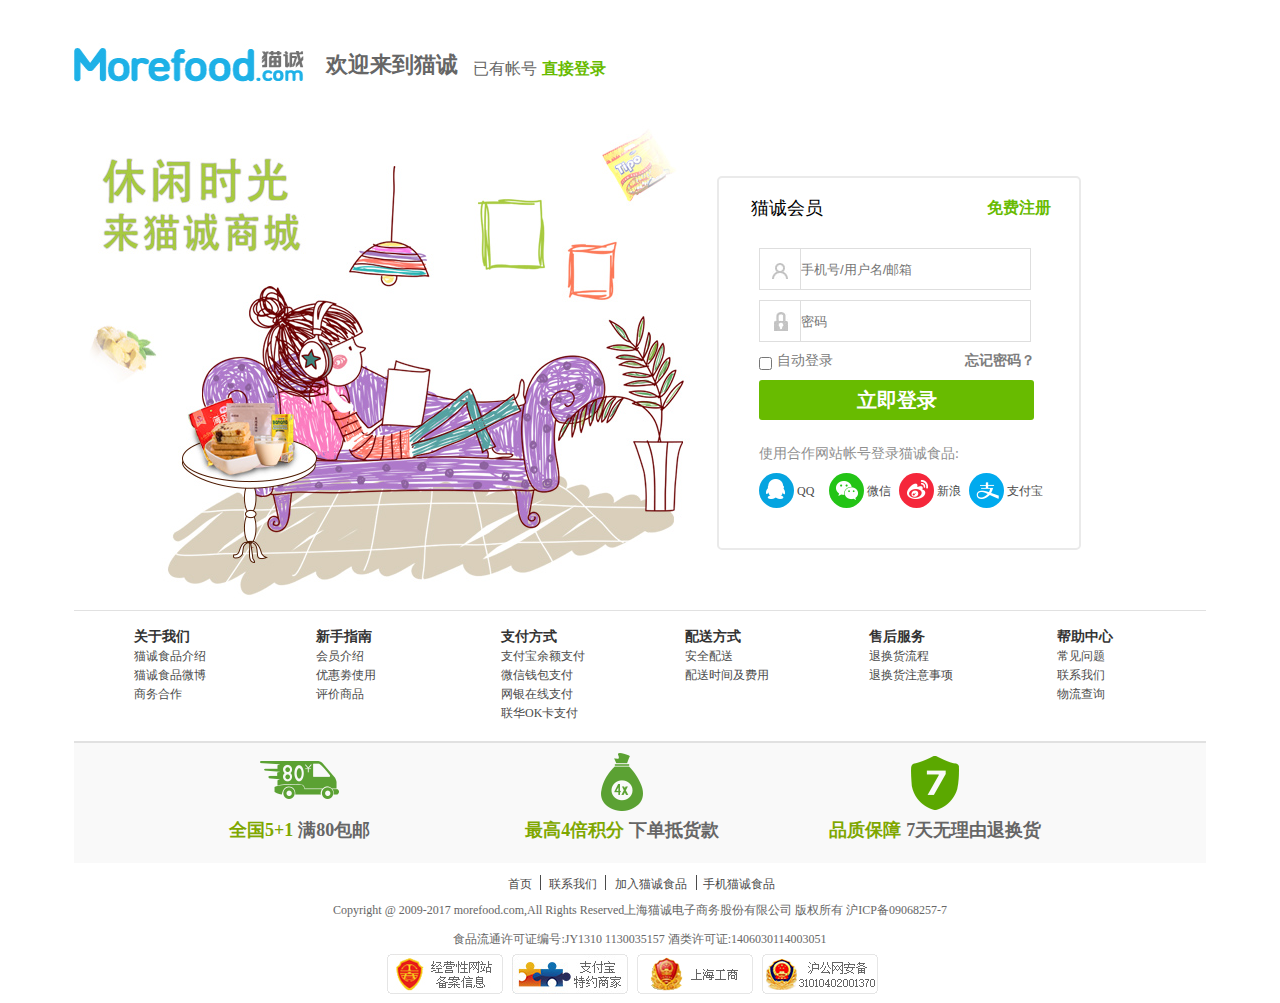
<file: login.html>
<!DOCTYPE html>
<html lang="zh">
<head>
	<meta charset="UTF-8" />
	<meta name="viewport" content="width=device-width, initial-scale=1.0" />
	<meta http-equiv="X-UA-Compatible" content="ie=edge" />
	<title>猫诚食品-用户登录</title>
	<script type="text/javascript" src="js/jquery-1.11.3.js"></script>
	<script type="text/javascript" src="js/jquery.cookie.js"></script>
	<script type="text/javascript" src="js/login.js"></script>
	<link rel="stylesheet" type="text/css" href="css/login.css"  />
	<link rel="stylesheet" type="text/css" href="css/footer.css"  />
</head>
<body>
	<!--login header start-->
	<div class="log_header log_public">
		<img src="img/0.jpg" />
		<h1>欢迎来到猫诚</h1>
		<span>已有帐号</span>
		<a href="index.html">直接登录</a>
	</div>
	<!--login header over-->
	
<!--	background start-->
	<div class="bac log_public">
		<div class="box">
			<div class="log_title">
				<span class="log_tle1">猫诚会员</span>
				<span class="log_tle2"><a href="register.html">免费注册</a> </span>
			</div>
			<div class="right">
				<form method="post" action="">
					<div class="login_item1 all" >
						<span class="label"></span>
						<div class="floatleft">
							<input type="text" class="text1" name="username" tabindex="1" placeholder="手机号/用户名/邮箱" autocomplete="off" id="mobile">
						</div>
					</div>
					<div class="login_item1 login_item2 all">
						<span class="mima"></span>
						<div class="floatleft">
							<input type="password" class="text1" name="paddword" tabindex="2" placeholder="密码"
								autocomplete="off" id="pwd">
						</div>
					</div>
					<div class="login_item3 all">
						<div class="floatleft">
							<input type="checkbox" name="rember" tabindex="3" value="1" id="checkbox">
								<span class="auto">自动登录</span>
							<span class="littlelink">
								<a href="#">忘记密码？</a>
							</span>
						</div>
					</div>
					<div class="login_item4 all">
						<div class="floatleft">
							<input type="button" class="login_submit" tabindex="4" value="立即登录" id="login">
						</div>
					</div>
				</form>
				<div class="otherAccounts all">
					<div>
						使用合作网站帐号登录猫诚食品:
					</div>
					
				</div>
				<ul class="web all">
					<li><a href="#"><span></span>&nbsp;QQ</a></li>
					<li><a href="#"><span></span>&nbsp;微信</a></li>
					<li><a href="#"><span></span>&nbsp;新浪</a></li>
					<li class="last"><a href="#"><span></span>&nbsp;支付宝</a></li>
				</ul>
			</div>
		</div>
	</div>
<!--	background over-->
		
<!--footer start-->	
	<div class="footer_top footer_public">
		<ul>
			<li class="first"><a href="#">关于我们</a></li>
			<li><a href="#">猫诚食品介绍</a></li>
			<li><a href="#">猫诚食品微博</a></li>
			<li><a href="#">商务合作</a></li>
		</ul>
		<ul>
			<li class="first"><a href="#">新手指南</a></li>
			<li><a href="#">会员介绍</a></li>
			<li><a href="#">优惠劵使用</a></li>
			<li><a href="#">评价商品</a></li>
		</ul>
		<ul>
			<li class="first"><a href="#">支付方式</a></li>
			<li><a href="#">支付宝余额支付</a></li>
			<li><a href="#">微信钱包支付</a></li>
			<li><a href="#">网银在线支付</a></li>
			<li><a href="#">联华OK卡支付</a></li>
		</ul>
		<ul>
			<li class="first"><a href="#">配送方式</a></li>
			<li><a href="#">安全配送</a></li>
			<li><a href="#">配送时间及费用</a></li>
		</ul>
		<ul>
			<li class="first"><a href="#">售后服务</a></li>
			<li><a href="#">退换货流程</a></li>
			<li><a href="#">退换货注意事项</a></li>
		</ul>
		<ul>
			<li class="first"><a href="#">帮助中心</a></li>
			<li><a href="#">常见问题</a></li>
			<li><a href="#">联系我们</a></li>
			<li><a href="#">物流查询</a></li>
		</ul>
	</div>
	<div class="footer_center footer_public">
		<dl>
			<dt></dt>
			<dd>
				<span class="front">全国5+1</span>
				<span class="after">满80包邮</span>			
			</dd>
		</dl>
		<dl>
			<dt></dt>
			<dd>
				<span class="front">最高4倍积分</span>
				<span class="after">下单抵货款</span>			
			</dd>
		</dl>
		<dl>
			<dt></dt>
			<dd>
				<span class="front">品质保障</span>
				<span class="after">7天无理由退换货</span>			
			</dd>
		</dl>
	</div>
	<div class="footer_bottom">
		<ul>
			<li><a href="#">首页</a></li>
			<li><a href="#">联系我们</a></li>
			<li><a href="#">加入猫诚食品</a></li>
			<li><a href="#">手机猫诚食品</a></li>
		</ul>
		<h6>Copyright&nbsp;@&nbsp;2009-2017&nbsp;morefood.com,All Rights Reserved上海猫诚电子商务股份有限公司&nbsp;版权所有&nbsp;沪ICP备09068257-7</h6>
		<h6 class="last">食品流通许可证编号:JY1310&nbsp;1130035157&nbsp;酒类许可证:1406030114003051</h6>
		<div>
			<img src="img/biaoshi1125.gif"/>
			<img src="img/logo123x40.jpg" />
			<img src="img/icon.gif" />
			<img src="img/picp_bg.png" />
		</div>
	</div>
<!--	footer over-->
</body>
</html>
</file>
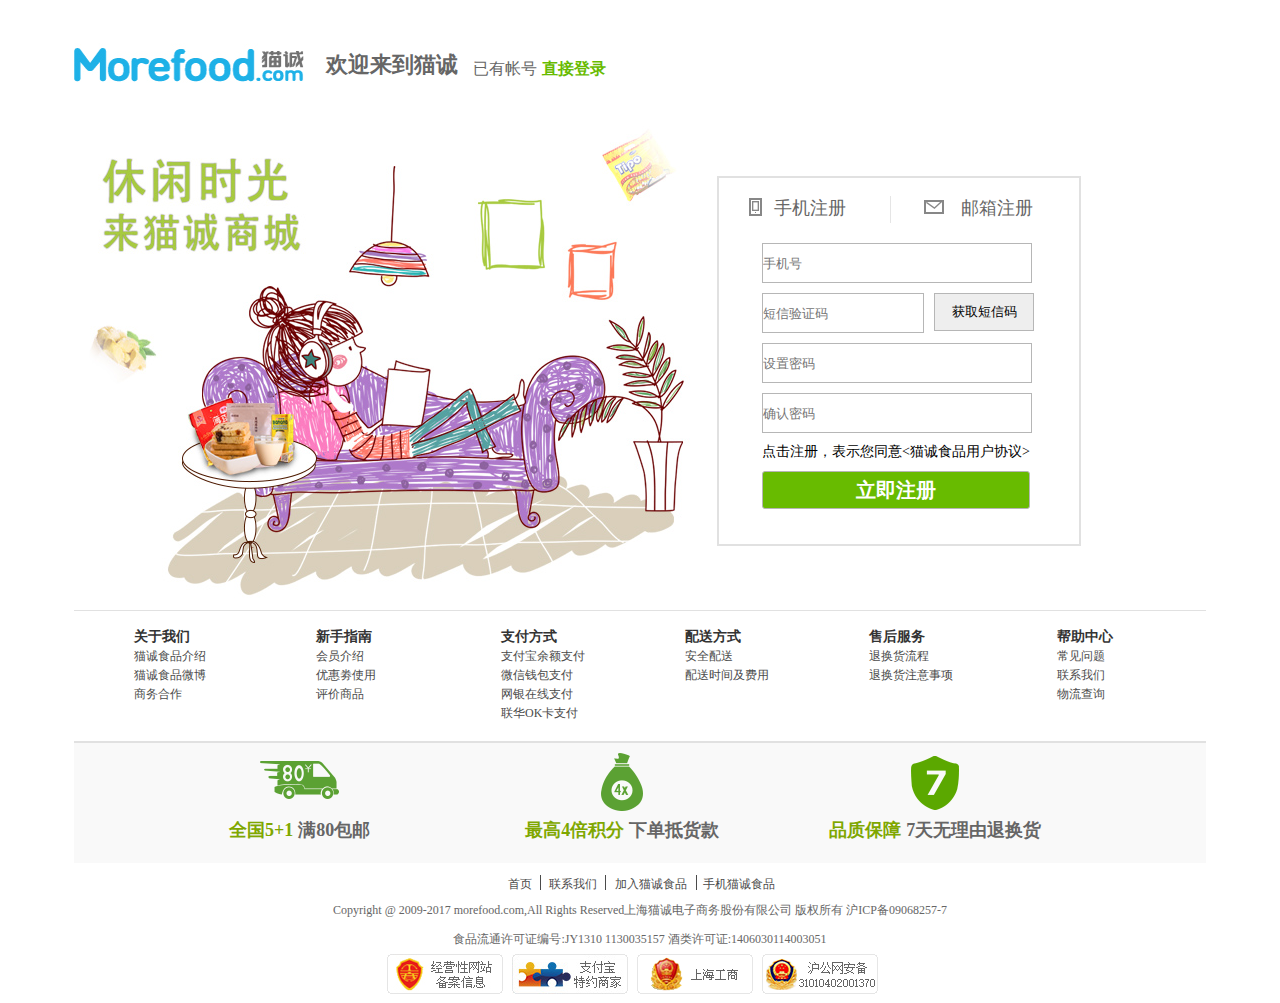
<file: register.html>
<!DOCTYPE html>
<html lang="zh">
<head>
	<meta charset="UTF-8" />
	<meta name="viewport" content="width=device-width, initial-scale=1.0" />
	<meta http-equiv="X-UA-Compatible" content="ie=edge" />
	<title>猫诚食品-用户注册</title>
	<script type="text/javascript" src="js/jquery-1.11.3.js"></script>
	<script type="text/javascript" src="js/register.js"></script>
	<script type="text/javascript" src="js/jquery.cookie.js"></script>
	<link rel="stylesheet" type="text/css" href="css/register.css"  />
	<link rel="stylesheet" type="text/css" href="css/footer.css"  />
	
</head>
<body>
	<!--register header start-->
	<div class="reg_header reg_public">
		<img src="img/0.jpg" />
		<h1>欢迎来到猫诚</h1>
		<span>已有帐号</span>
		<a href="login.html">直接登录</a>
	</div>
	<!--register header over-->
	
<!--	background start-->
	<div class="bac reg_public">
		<div class="right">
			<div class="rg_tab">
				<ul>
					<li class="phone""><span class="sjzc"></span><a href="#">手机注册</a></li>
					<li class="email"><span class="yxzc"></span><a href="#">邮箱注册</a></li>
				</ul>
			</div>
			<div class="re_phone">
				<input class="public" placeholder="手机号" id="mobile">
 			<!--	<input class="ma" type="text" placeholder="图片验证码" id="t_code"><div class="code"></div>--> 
				<input class="ma" type="text" placeholder="短信验证码" id="m_code"><input class="huoqu" value="获取短信码" type="button"  />
				<input class="public" type="password" placeholder="设置密码" id="pwd">
				<input class="public" type="password" placeholder="确认密码" id="tpwd">	
				<span>点击注册，表示您同意<猫诚食品用户协议></span>
				<input id="register" class="but" type="button" value="立即注册">
			</div>
			 <div class="re_em">
			 	<input type="text" placeholder="请输入您的邮箱" id="ema">
			 	<input type="password" placeholder="设置密码" id="pass1">
				<input type="text" placeholder="确认密码" id="pass2">	
				<span>点击注册，表示您同意<猫诚食品用户协议></span>
				<input class="but" type="button" value="立即注册" id="register2">
			 </div> 
			
		</div>
	</div>
<!--	background over-->
		
<!--footer start-->	
	<div class="footer_top footer_public">
		<ul>
			<li class="first"><a href="#">关于我们</a></li>
			<li><a href="#">猫诚食品介绍</a></li>
			<li><a href="#">猫诚食品微博</a></li>
			<li><a href="#">商务合作</a></li>
		</ul>
		<ul>
			<li class="first"><a href="#">新手指南</a></li>
			<li><a href="#">会员介绍</a></li>
			<li><a href="#">优惠劵使用</a></li>
			<li><a href="#">评价商品</a></li>
		</ul>
		<ul>
			<li class="first"><a href="#">支付方式</a></li>
			<li><a href="#">支付宝余额支付</a></li>
			<li><a href="#">微信钱包支付</a></li>
			<li><a href="#">网银在线支付</a></li>
			<li><a href="#">联华OK卡支付</a></li>
		</ul>
		<ul>
			<li class="first"><a href="#">配送方式</a></li>
			<li><a href="#">安全配送</a></li>
			<li><a href="#">配送时间及费用</a></li>
		</ul>
		<ul>
			<li class="first"><a href="#">售后服务</a></li>
			<li><a href="#">退换货流程</a></li>
			<li><a href="#">退换货注意事项</a></li>
		</ul>
		<ul>
			<li class="first"><a href="#">帮助中心</a></li>
			<li><a href="#">常见问题</a></li>
			<li><a href="#">联系我们</a></li>
			<li><a href="#">物流查询</a></li>
		</ul>
	</div>
	<div class="footer_center footer_public">
		<dl>
			<dt></dt>
			<dd>
				<span class="front">全国5+1</span>
				<span class="after">满80包邮</span>			
			</dd>
		</dl>
		<dl>
			<dt></dt>
			<dd>
				<span class="front">最高4倍积分</span>
				<span class="after">下单抵货款</span>			
			</dd>
		</dl>
		<dl>
			<dt></dt>
			<dd>
				<span class="front">品质保障</span>
				<span class="after">7天无理由退换货</span>			
			</dd>
		</dl>
	</div>
	<div class="footer_bottom">
		<ul>
			<li><a href="#">首页</a></li>
			<li><a href="#">联系我们</a></li>
			<li><a href="#">加入猫诚食品</a></li>
			<li><a href="#">手机猫诚食品</a></li>
		</ul>
		<h6>Copyright&nbsp;@&nbsp;2009-2017&nbsp;morefood.com,All Rights Reserved上海猫诚电子商务股份有限公司&nbsp;版权所有&nbsp;沪ICP备09068257-7</h6>
		<h6 class="last">食品流通许可证编号:JY1310&nbsp;1130035157&nbsp;酒类许可证:1406030114003051</h6>
		<div>
			<img src="img/biaoshi1125.gif"/>
			<img src="img/logo123x40.jpg" />
			<img src="img/icon.gif" />
			<img src="img/picp_bg.png" />
		</div>
	</div>
<!--	footer over-->
</body>
</html>
</file>
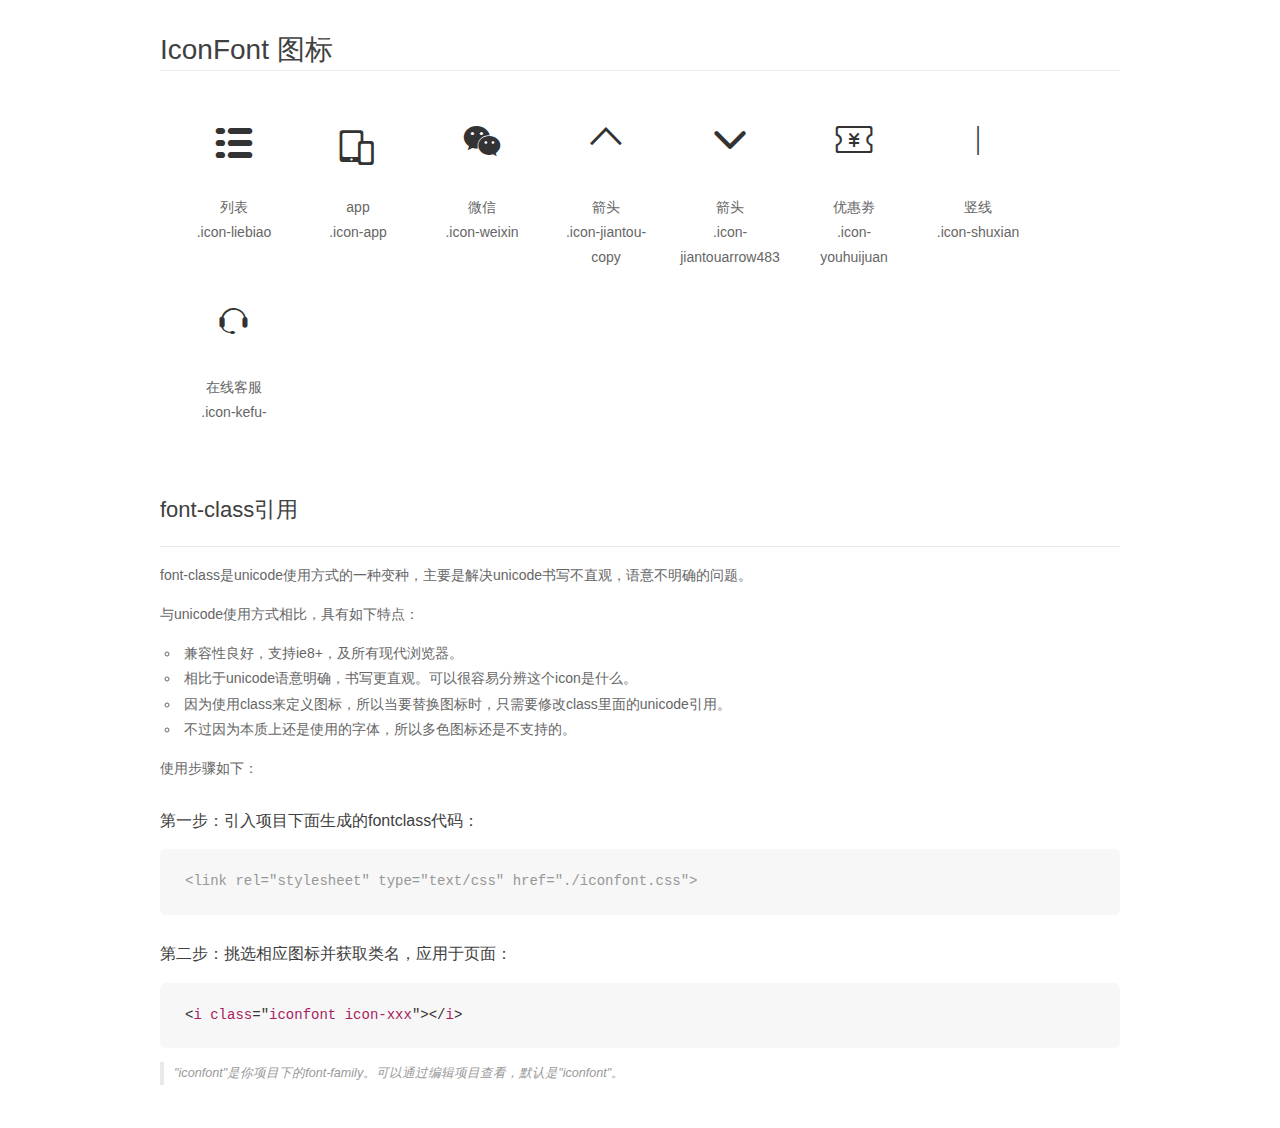
<file: iconfont/demo_fontclass.html>
<!DOCTYPE html>
<html>
<head>
    <meta charset="utf-8"/>
    <title>IconFont</title>
    <link rel="stylesheet" href="demo.css">
    <link rel="stylesheet" href="iconfont.css">
</head>
<body>
    <div class="main markdown">
        <h1>IconFont 图标</h1>
        <ul class="icon_lists clear">
            
                <li>
                <i class="icon iconfont icon-liebiao"></i>
                    <div class="name">列表</div>
                    <div class="fontclass">.icon-liebiao</div>
                </li>
            
                <li>
                <i class="icon iconfont icon-app"></i>
                    <div class="name">app</div>
                    <div class="fontclass">.icon-app</div>
                </li>
            
                <li>
                <i class="icon iconfont icon-weixin"></i>
                    <div class="name">微信</div>
                    <div class="fontclass">.icon-weixin</div>
                </li>
            
                <li>
                <i class="icon iconfont icon-jiantou-copy"></i>
                    <div class="name">箭头</div>
                    <div class="fontclass">.icon-jiantou-copy</div>
                </li>
            
                <li>
                <i class="icon iconfont icon-jiantouarrow483"></i>
                    <div class="name">箭头</div>
                    <div class="fontclass">.icon-jiantouarrow483</div>
                </li>
            
                <li>
                <i class="icon iconfont icon-youhuijuan"></i>
                    <div class="name">优惠劵</div>
                    <div class="fontclass">.icon-youhuijuan</div>
                </li>
            
                <li>
                <i class="icon iconfont icon-shuxian"></i>
                    <div class="name">竖线</div>
                    <div class="fontclass">.icon-shuxian</div>
                </li>
            
                <li>
                <i class="icon iconfont icon-kefu-"></i>
                    <div class="name">在线客服</div>
                    <div class="fontclass">.icon-kefu-</div>
                </li>
            
        </ul>

        <h2 id="font-class-">font-class引用</h2>
        <hr>

        <p>font-class是unicode使用方式的一种变种，主要是解决unicode书写不直观，语意不明确的问题。</p>
        <p>与unicode使用方式相比，具有如下特点：</p>
        <ul>
        <li>兼容性良好，支持ie8+，及所有现代浏览器。</li>
        <li>相比于unicode语意明确，书写更直观。可以很容易分辨这个icon是什么。</li>
        <li>因为使用class来定义图标，所以当要替换图标时，只需要修改class里面的unicode引用。</li>
        <li>不过因为本质上还是使用的字体，所以多色图标还是不支持的。</li>
        </ul>
        <p>使用步骤如下：</p>
        <h3 id="-fontclass-">第一步：引入项目下面生成的fontclass代码：</h3>


        <pre><code class="lang-js hljs javascript"><span class="hljs-comment">&lt;link rel="stylesheet" type="text/css" href="./iconfont.css"&gt;</span></code></pre>
        <h3 id="-">第二步：挑选相应图标并获取类名，应用于页面：</h3>
        <pre><code class="lang-css hljs">&lt;<span class="hljs-selector-tag">i</span> <span class="hljs-selector-tag">class</span>="<span class="hljs-selector-tag">iconfont</span> <span class="hljs-selector-tag">icon-xxx</span>"&gt;&lt;/<span class="hljs-selector-tag">i</span>&gt;</code></pre>
        <blockquote>
        <p>"iconfont"是你项目下的font-family。可以通过编辑项目查看，默认是"iconfont"。</p>
        </blockquote>
    </div>
</body>
</html>
</file>
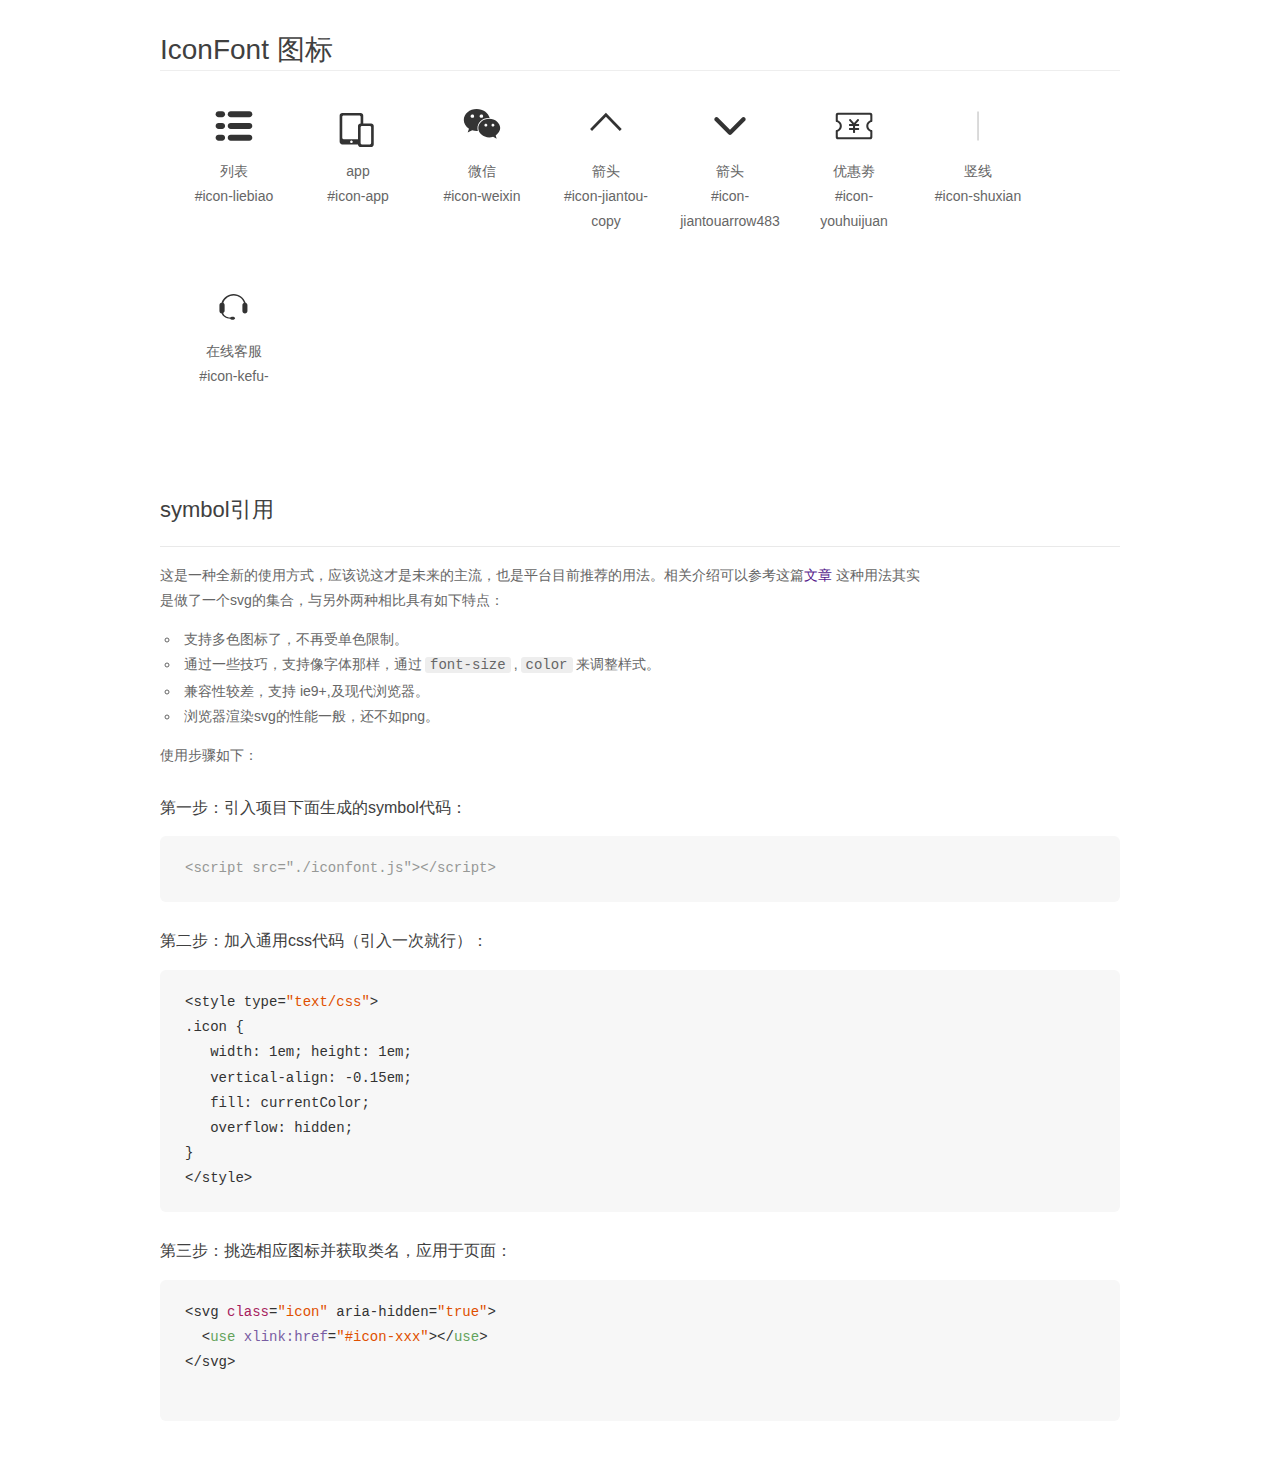
<file: iconfont/demo_symbol.html>
<!DOCTYPE html>
<html>
<head>
    <meta charset="utf-8"/>
    <title>IconFont</title>
    <link rel="stylesheet" href="demo.css">
    <script src="iconfont.js"></script>

    <style type="text/css">
        .icon {
          /* 通过设置 font-size 来改变图标大小 */
          width: 1em; height: 1em;
          /* 图标和文字相邻时，垂直对齐 */
          vertical-align: -0.15em;
          /* 通过设置 color 来改变 SVG 的颜色/fill */
          fill: currentColor;
          /* path 和 stroke 溢出 viewBox 部分在 IE 下会显示
             normalize.css 中也包含这行 */
          overflow: hidden;
        }

    </style>
</head>
<body>
    <div class="main markdown">
        <h1>IconFont 图标</h1>
        <ul class="icon_lists clear">
            
                <li>
                    <svg class="icon" aria-hidden="true">
                        <use xlink:href="#icon-liebiao"></use>
                    </svg>
                    <div class="name">列表</div>
                    <div class="fontclass">#icon-liebiao</div>
                </li>
            
                <li>
                    <svg class="icon" aria-hidden="true">
                        <use xlink:href="#icon-app"></use>
                    </svg>
                    <div class="name">app</div>
                    <div class="fontclass">#icon-app</div>
                </li>
            
                <li>
                    <svg class="icon" aria-hidden="true">
                        <use xlink:href="#icon-weixin"></use>
                    </svg>
                    <div class="name">微信</div>
                    <div class="fontclass">#icon-weixin</div>
                </li>
            
                <li>
                    <svg class="icon" aria-hidden="true">
                        <use xlink:href="#icon-jiantou-copy"></use>
                    </svg>
                    <div class="name">箭头</div>
                    <div class="fontclass">#icon-jiantou-copy</div>
                </li>
            
                <li>
                    <svg class="icon" aria-hidden="true">
                        <use xlink:href="#icon-jiantouarrow483"></use>
                    </svg>
                    <div class="name">箭头</div>
                    <div class="fontclass">#icon-jiantouarrow483</div>
                </li>
            
                <li>
                    <svg class="icon" aria-hidden="true">
                        <use xlink:href="#icon-youhuijuan"></use>
                    </svg>
                    <div class="name">优惠劵</div>
                    <div class="fontclass">#icon-youhuijuan</div>
                </li>
            
                <li>
                    <svg class="icon" aria-hidden="true">
                        <use xlink:href="#icon-shuxian"></use>
                    </svg>
                    <div class="name">竖线</div>
                    <div class="fontclass">#icon-shuxian</div>
                </li>
            
                <li>
                    <svg class="icon" aria-hidden="true">
                        <use xlink:href="#icon-kefu-"></use>
                    </svg>
                    <div class="name">在线客服</div>
                    <div class="fontclass">#icon-kefu-</div>
                </li>
            
        </ul>


        <h2 id="symbol-">symbol引用</h2>
        <hr>

        <p>这是一种全新的使用方式，应该说这才是未来的主流，也是平台目前推荐的用法。相关介绍可以参考这篇<a href="">文章</a>
        这种用法其实是做了一个svg的集合，与另外两种相比具有如下特点：</p>
        <ul>
          <li>支持多色图标了，不再受单色限制。</li>
          <li>通过一些技巧，支持像字体那样，通过<code>font-size</code>,<code>color</code>来调整样式。</li>
          <li>兼容性较差，支持 ie9+,及现代浏览器。</li>
          <li>浏览器渲染svg的性能一般，还不如png。</li>
        </ul>
        <p>使用步骤如下：</p>
        <h3 id="-symbol-">第一步：引入项目下面生成的symbol代码：</h3>
        <pre><code class="lang-js hljs javascript"><span class="hljs-comment">&lt;script src="./iconfont.js"&gt;&lt;/script&gt;</span></code></pre>
        <h3 id="-css-">第二步：加入通用css代码（引入一次就行）：</h3>
        <pre><code class="lang-js hljs javascript">&lt;style type=<span class="hljs-string">"text/css"</span>&gt;
.icon {
   width: <span class="hljs-number">1</span>em; height: <span class="hljs-number">1</span>em;
   vertical-align: <span class="hljs-number">-0.15</span>em;
   fill: currentColor;
   overflow: hidden;
}
&lt;<span class="hljs-regexp">/style&gt;</span></code></pre>
        <h3 id="-">第三步：挑选相应图标并获取类名，应用于页面：</h3>
        <pre><code class="lang-js hljs javascript">&lt;svg <span class="hljs-class"><span class="hljs-keyword">class</span></span>=<span class="hljs-string">"icon"</span> aria-hidden=<span class="hljs-string">"true"</span>&gt;<span class="xml"><span class="hljs-tag">
  &lt;<span class="hljs-name">use</span> <span class="hljs-attr">xlink:href</span>=<span class="hljs-string">"#icon-xxx"</span>&gt;</span><span class="hljs-tag">&lt;/<span class="hljs-name">use</span>&gt;</span>
</span>&lt;<span class="hljs-regexp">/svg&gt;
        </span></code></pre>
    </div>
</body>
</html>
</file>
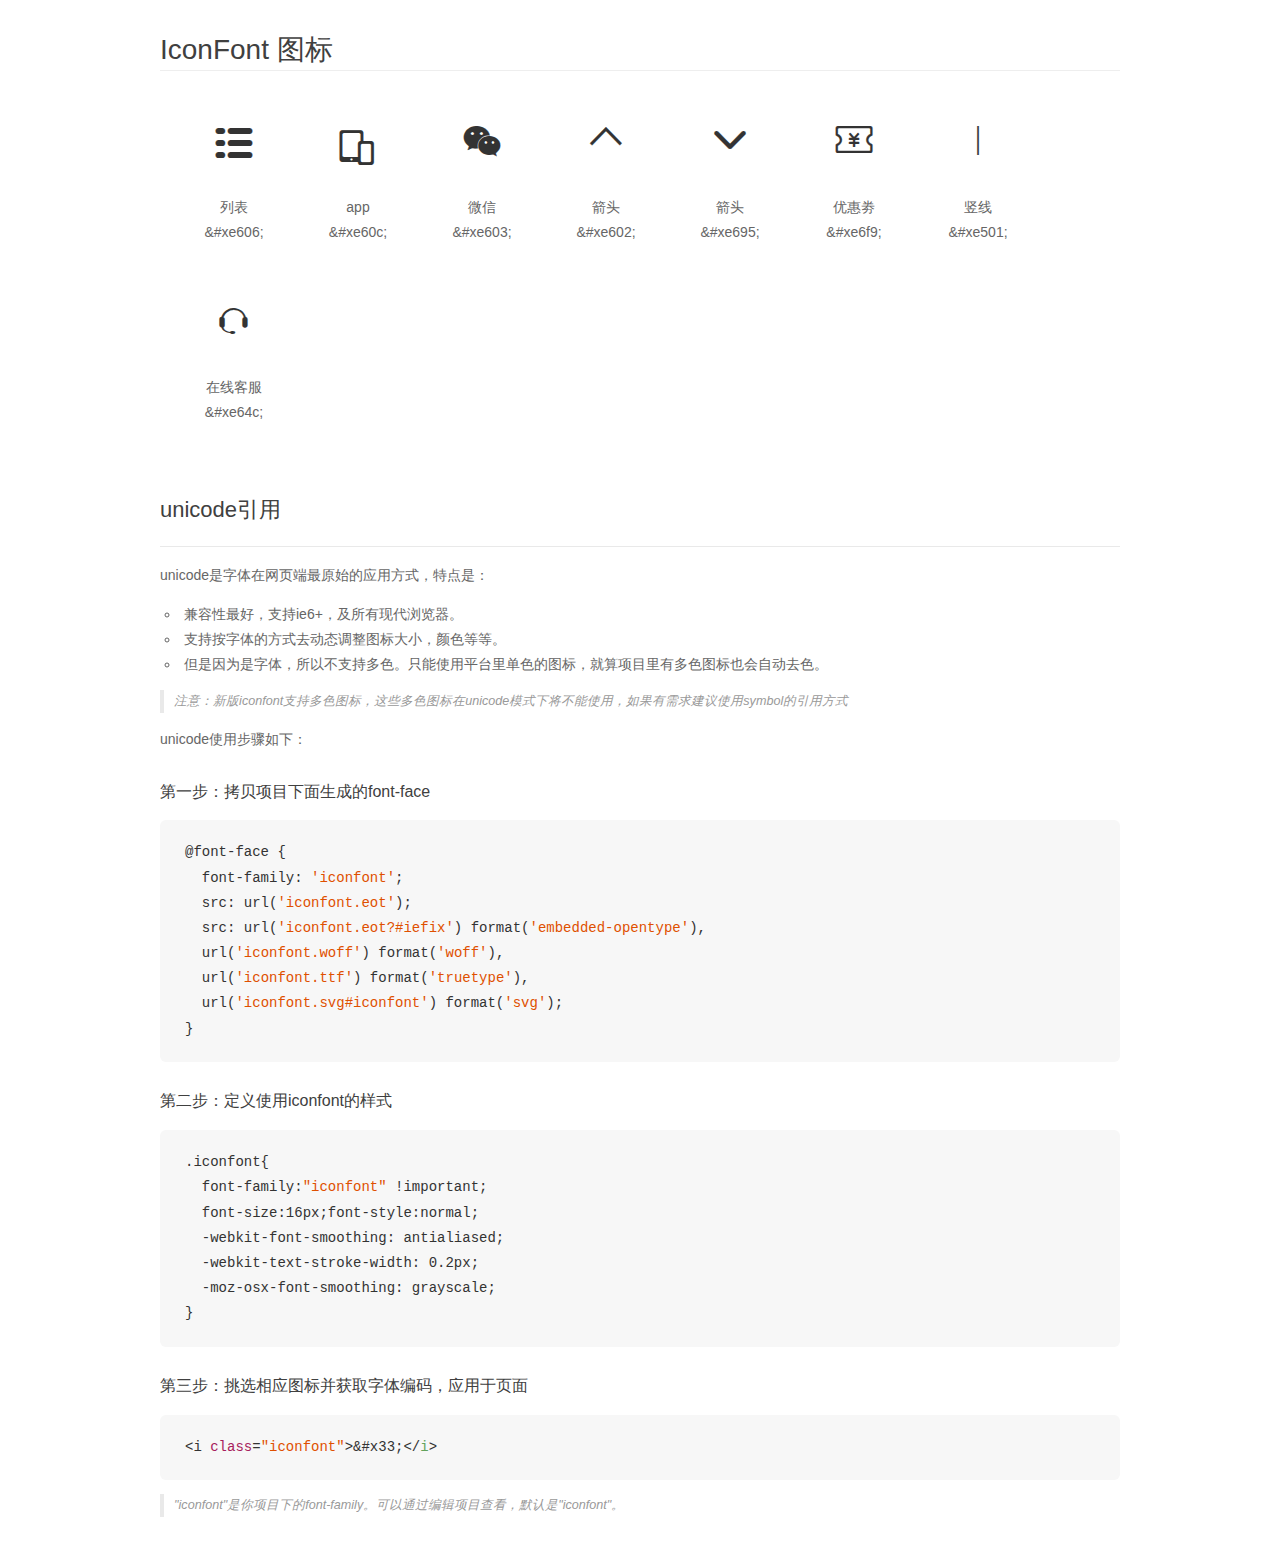
<file: iconfont/demo_unicode.html>
<!DOCTYPE html>
<html>
<head>
    <meta charset="utf-8"/>
    <title>IconFont</title>
    <link rel="stylesheet" href="demo.css">

    <style type="text/css">

        @font-face {font-family: "iconfont";
          src: url('iconfont.eot'); /* IE9*/
          src: url('iconfont.eot#iefix') format('embedded-opentype'), /* IE6-IE8 */
          url('iconfont.woff') format('woff'), /* chrome, firefox */
          url('iconfont.ttf') format('truetype'), /* chrome, firefox, opera, Safari, Android, iOS 4.2+*/
          url('iconfont.svg#iconfont') format('svg'); /* iOS 4.1- */
        }

        .iconfont {
          font-family:"iconfont" !important;
          font-size:16px;
          font-style:normal;
          -webkit-font-smoothing: antialiased;
          -webkit-text-stroke-width: 0.2px;
          -moz-osx-font-smoothing: grayscale;
        }

    </style>
</head>
<body>
    <div class="main markdown">
        <h1>IconFont 图标</h1>
        <ul class="icon_lists clear">
            
                <li>
                <i class="icon iconfont">&#xe606;</i>
                    <div class="name">列表</div>
                    <div class="code">&amp;#xe606;</div>
                </li>
            
                <li>
                <i class="icon iconfont">&#xe60c;</i>
                    <div class="name">app</div>
                    <div class="code">&amp;#xe60c;</div>
                </li>
            
                <li>
                <i class="icon iconfont">&#xe603;</i>
                    <div class="name">微信</div>
                    <div class="code">&amp;#xe603;</div>
                </li>
            
                <li>
                <i class="icon iconfont">&#xe602;</i>
                    <div class="name">箭头</div>
                    <div class="code">&amp;#xe602;</div>
                </li>
            
                <li>
                <i class="icon iconfont">&#xe695;</i>
                    <div class="name">箭头</div>
                    <div class="code">&amp;#xe695;</div>
                </li>
            
                <li>
                <i class="icon iconfont">&#xe6f9;</i>
                    <div class="name">优惠劵</div>
                    <div class="code">&amp;#xe6f9;</div>
                </li>
            
                <li>
                <i class="icon iconfont">&#xe501;</i>
                    <div class="name">竖线</div>
                    <div class="code">&amp;#xe501;</div>
                </li>
            
                <li>
                <i class="icon iconfont">&#xe64c;</i>
                    <div class="name">在线客服</div>
                    <div class="code">&amp;#xe64c;</div>
                </li>
            
        </ul>
        <h2 id="unicode-">unicode引用</h2>
        <hr>

        <p>unicode是字体在网页端最原始的应用方式，特点是：</p>
        <ul>
        <li>兼容性最好，支持ie6+，及所有现代浏览器。</li>
        <li>支持按字体的方式去动态调整图标大小，颜色等等。</li>
        <li>但是因为是字体，所以不支持多色。只能使用平台里单色的图标，就算项目里有多色图标也会自动去色。</li>
        </ul>
        <blockquote>
        <p>注意：新版iconfont支持多色图标，这些多色图标在unicode模式下将不能使用，如果有需求建议使用symbol的引用方式</p>
        </blockquote>
        <p>unicode使用步骤如下：</p>
        <h3 id="-font-face">第一步：拷贝项目下面生成的font-face</h3>
        <pre><code class="lang-js hljs javascript">@font-face {
  font-family: <span class="hljs-string">'iconfont'</span>;
  src: url(<span class="hljs-string">'iconfont.eot'</span>);
  src: url(<span class="hljs-string">'iconfont.eot?#iefix'</span>) format(<span class="hljs-string">'embedded-opentype'</span>),
  url(<span class="hljs-string">'iconfont.woff'</span>) format(<span class="hljs-string">'woff'</span>),
  url(<span class="hljs-string">'iconfont.ttf'</span>) format(<span class="hljs-string">'truetype'</span>),
  url(<span class="hljs-string">'iconfont.svg#iconfont'</span>) format(<span class="hljs-string">'svg'</span>);
}
</code></pre>
        <h3 id="-iconfont-">第二步：定义使用iconfont的样式</h3>
        <pre><code class="lang-js hljs javascript">.iconfont{
  font-family:<span class="hljs-string">"iconfont"</span> !important;
  font-size:<span class="hljs-number">16</span>px;font-style:normal;
  -webkit-font-smoothing: antialiased;
  -webkit-text-stroke-width: <span class="hljs-number">0.2</span>px;
  -moz-osx-font-smoothing: grayscale;
}
</code></pre>
        <h3 id="-">第三步：挑选相应图标并获取字体编码，应用于页面</h3>
        <pre><code class="lang-js hljs javascript">&lt;i <span class="hljs-class"><span class="hljs-keyword">class</span></span>=<span class="hljs-string">"iconfont"</span>&gt;&amp;#x33;<span class="xml"><span class="hljs-tag">&lt;/<span class="hljs-name">i</span>&gt;</span></span></code></pre>

        <blockquote>
        <p>"iconfont"是你项目下的font-family。可以通过编辑项目查看，默认是"iconfont"。</p>
        </blockquote>
    </div>


</body>
</html>
</file>
<file: iconfont/iconfont.css>
@font-face {font-family: "iconfont";
  src: url('iconfont.eot?t=1495097969356'); /* IE9*/
  src: url('iconfont.eot?t=1495097969356#iefix') format('embedded-opentype'), /* IE6-IE8 */
  url('iconfont.woff?t=1495097969356') format('woff'), /* chrome, firefox */
  url('iconfont.ttf?t=1495097969356') format('truetype'), /* chrome, firefox, opera, Safari, Android, iOS 4.2+*/
  url('iconfont.svg?t=1495097969356#iconfont') format('svg'); /* iOS 4.1- */
}

.iconfont {
  font-family:"iconfont" !important;
  font-size:16px;
  font-style:normal;
  -webkit-font-smoothing: antialiased;
  -moz-osx-font-smoothing: grayscale;
}

.icon-liebiao:before { content: "\e606"; }

.icon-app:before { content: "\e60c"; }

.icon-weixin:before { content: "\e603"; }

.icon-jiantou-copy:before { content: "\e602"; }

.icon-jiantouarrow483:before { content: "\e695"; }

.icon-youhuijuan:before { content: "\e6f9"; }

.icon-shuxian:before { content: "\e501"; }

.icon-kefu-:before { content: "\e64c"; }
</file>
<file: css/header.css>
html, body, div,ul, li, ol, dl, dd, dt, p, h1, h2, h3, h4, h5, h6, form, fieldset, legend, img,i
 ,span{
	margin:0; 
	padding:0; 
}
img{
	display: block;
	border: none;
}
ul,ol {
 list-style:none; 
} 

html,body{
	height:100%;
}
body {
 color:#333; 
  font:12px/20px "SimSun","宋体","Arial Narrow",HELVETICA; 
  background:#fff;
 
}
a {
	color:#666; 
	text-decoration:none; 
}
	/*
	 * 右侧悬浮栏 start
	 */
	.cart_right{
		width:35px;
		height:100%;
		position: fixed; 
		top:0;
		right:0;
		background:#333;
		z-index:11;
		opacity: 0.9;		
	}

 
		.cart_right li{
			width:35px;
			height: 35px;
			background:url(../img/icon_rightnav.png) no-repeat;	
			background-position: 7px 0;
			position:relative;
		}
		.cart_right li:first-child{
			margin-top:95px;			
		}
		.cart_right li:nth-child(2){
			 background-position:7px -43px;
			 		 
		}
			.cart_right li:nth-child(2) span{				 
					display:block;
					width:35px;
					position:relative;
					color:#fff;	
					top:40px;
					left:14px;			
			}
			.cart_right li:nth-child(2) div.gou{
				width:25px;
				height: 20px;
				border-radius: 5px;
				color:#fff;
				background:#ff3333;
				position:relative;
				top:50px;
				text-align: center;
				line-height: 20px;
				left:6px;
			}
		
		.cart_right li:nth-child(3){
			 background-position:7px -86px;
			 margin-top:90px;
		}
		.cart_right li:nth-child(4){
			background-position:7px -147px;
			margin-top:5px;
		}
		.cart_right li:nth-child(5){
			margin-top:15px;
			background-position:7px -207px;
		}
		.cart_right li:nth-child(6){
			margin-top:15px;
			margin-top:170px;
			background-position:7px -255px;
		}
		.cart_right li:nth-child(7){
			background-position:7px -313px;
			margin-top:15px;
		}
		.cart_right li:nth-child(8){
			background-position:7px -365px;
				
		}
		.cart_right li:nth-child(9){
				margin-top:15px;
			background-position:7px -424px;
		}
	.person{
		width:75px;
		height: 37px;
		color:#fff;
		background:#333;
		position:absolute;
		right:35px;
		text-align: center;
		line-height: 37px;
		display: none;
	}
	
	/*
	 * 右侧悬浮栏 over
	 */
/*header_top start*/
.header{
	height:164px;
	border-bottom:2px solid #68bb00;
}
	.header_top {
		height:38px;
		width:100%;
		background:#fafafa;
		 
		border-bottom: 1px solid #dddddd;
		position: relative;
	}
		.layout{
			width:1135px;
			margin:0 auto;
			height: 38px;
			position: relative;
		}
			.header_top .layout_left {
				float: left;
				 
				width:715px;
				height: 38px;
			}
				.header_top .layout_left img{
					float: left;
					margin: 6px 7px 6px 0;

				}
			/*
			 * 导航条  start
			 */
			.header_top .layout_right{
				float: left;
				height: 38px;
				width:420px;
				position:relative;
				
			}
				.layout_right li {
					float: left;
					font-size:12px;
					color:#666;
					line-height: 36px;
					position:relative; 
					background:#fafafa;
					z-index:99;
					height: 36px;
				}
					.o,.fo,.to,.so,.all,.tw,.th{
						display: block;
						float: left;
					}
					.tw,.th{
						color:#cccccc;
						padding-top:3px;
						font-size:16px;
					}
					.o{
						 margin-top:3px;					 
						color:#ff5500;
						font-size:26px;					 
					}
					.tw{
						padding-left:3px;
						font-size: 12px;
					}
					
				.layout_right li:first-child{
					width:105px;
					
				}	
				
					.kefu,.guanzhu,.hui,.app{
						position: absolute;
						top:0px;
						background:#fff;
						z-index: -1;
						display: none;
						border:1px solid #ccc;
					}
						.kefu span{
							text-align: center;
							font-size:12px;
							line-height: 12px;
							margin-bottom:15px;
						}
						.kefu .kefu_time{						 
							margin-top:45px;					 
						}
				.layout_right .nav_two{
					width:105px;
				}
						.layout_right .guanzhu img{
							top:40px;
							float:left;
							left:10px;
							position:absolute;							
						}
						.layout_right .guanzhu .two{
							position:absolute;
							top:40px;
							left:110px;
						}						
						.layout_right .guanzhu span{
							position: absolute;
							top:130px;
							left:40px;
						}
						.layout_right .guanzhu .fu{
							left:135px;
						}
					.fo{
						margin-top:3px;					 
						color:#21bb2a;
						font-size:22px;	
						padding-right:3px;
					}
				.layout_right .nav_three{
					width:114px; 
				}
					.nav_three .hui span{					
						position:absolute;
						top:42px;
						margin-left: 10px;
					}
					.nav_three .hui .dui{
						width:100px;
						height: 23px;
						border: 1px solid #d0d0d0 ;
						 top:47px;
						 left:50px;
						 float: left;
						 border-radius:4px;
						position:absolute;
						
					}
					.nav_three .hui .huan{
						width:145px;
						height: 30px;
						float: left;
						position:absolute;
						border:none;
						border-radius: 5px;
						top:80px;
						color:#fff;
						margin-left: 10px;;
						background:#afafaf;
					}
					.nav_four .app img{
						position:absolute;
						top:45px;
						left:10px;	
					}
					.nav_four .app span{
						top:135px;
						left:10px;
						position:absolute;
					}
				
					.so{
						 margin-top:3px;					 
						color:#ff5500;
						font-size:20px;	
						padding-right: 3px;				 
					}
				.layout_right .nav_four{
					width:96px;
				}
					.to{				 
						color:#ea8112;
						font-size:20px;	
						padding-right: 5px;				 
					}
			/*
			 * 导航条  over
			 */
/*header_top over*/

/*header_center start*/
.header_center{
	height: 90px;
}
	.header_center .layout_left{
		float: left;
		padding-top:14px;
	}
	.header_center .layout_right{
		float:right;
		padding-top:14px;
	}
	.center_top{
		position:relative;
		float: left;
	}
		.center_top form,img{
			float: left;
		}
		.center_top form{
			padding-left: 120px;
			padding-top:20px;
		}
		.center_top input{
			height: 32px;	
			border:2px solid #21bb2a;
			border-right:none;
			border-bottom:1px solid #21bb2a;
			width:358px;
			padding-left: 10px;
		}
		.center_top img{
			padding-top:22px;
		}
		#ul1{
			position: absolute;
			top:55px;
			left:122px;
			border:1px solid #7dc523;
			width:348px;
			z-index:99;
		    background:#fff;
		}
			 #ul1 li{
				border-bottom: 1px dashed #ccc;	
				height: 25px;
				margin:0 8px;
				line-height: 25px;
				color:#838087;
				font-size:12px;
				
			}
		.center_top p{
			float: left;
			position: absolute;
			top:65px;
			left:120px;
		}
		.center_top span{
			float: left;
		}
		.center_top span.one{
			color:#6fbe2c;
			font-weight: bolder;
			padding-right: 10px;
		}
		.center_top span.two{
			color:#ff0000;
		}
		.center_top span.three{
			color:#a59999;
			padding-right: 6px;
			padding-left: 8px;
			
		}
/*header_center over*/

/*header_bottom start*/
.header_bottom{
	height: 50px;
	position:relative;	
}
.header_bottom .list{
	position: absolute;
	width:175px;
	z-index:99;
	left:145px;
	overflow: hidden;
}
	.header_bottom .list li:first-child{
		width:155px;
		height: 38px;
		background:#68bb00;
		font-size:16px;
		color:white;
		line-height: 38px;
		font-weight: bold;
		padding-left:10px;

	}
		 
		.header_bottom .list li:first-child i{
			padding-left:28px;
			font-size:14px;
			color:#fffeff;
		}
	.header_bottom ul.two{
		margin-left: 190px;
		height: 38px;
		left:145px;
		overflow: hidden;
		position:relative;	
		width:700px;	
		
	}
			.header_bottom ul.two li{
				float:left;	
				
			}	
				.header_bottom ul.two li a{
					display: block;
					font-weight: bold;
					font-size: 18px;
					color:#4b4b4b;
					text-align: center;
					line-height: 38px;
					height: 38px;
				}
				.header_bottom ul.two li a:hover{
					color:#5da700;
				}
				.header_bottom ul.two li:first-child a{
					width:80px;
					height: 32px;
				}
				.header_bottom ul.two li a.two{			 
					width:96px;					 
				}
				.header_bottom ul.two li a.three{			 
					width:92px;					 
				}
		.header_bottom .shop {
		 	background:#fff;
			position:absolute;
			line-height: 35px;
			height: 35px;
			width:190px;
			right:140px;
			top:-4px; 
		}
		.shop .count{
			position:relative;
			top:-35px;
			left:120px;
		}
			.header_bottom .shop img {
				padding-top:4px;
				float: left;
				padding-right: 10px;
				padding-left:15px;
			}
			.header_bottom .shop span {
				 font-size:18px;
				 color:red;	 
				 font-weight: bold;
			}
/*header_bottom over*/
/*二级菜单 start*/
二级菜单 start
	.two_list{
		position:relative;
		background:red;
	}
	 #list{		
		position:absolute;
		background-color: #32312f;
		height: 520px;
		width: 165px;	
		left:145px;
		opacity: 0.9;
		z-index:999;
		 
	}
		 #list li{
			width:165px;
			height: 47px;
			background-image:url(../img/icon_nav1.png) ;
			overflow: hidden;
		}		
			 #list li:hover{
				z-index:-1;
				width:165px;
				height: 48px;
				background-color:#000000;
				opacity: 0.9;
				background-image:url(../img/icon_nav1.png);
			}
		 	#list li:nth-child(2){
				background-position:0 -48px;
			}	
			 #list li:nth-child(2):hover{
				background-position-y: -48px;
			}
			 #list li:nth-child(3){
				background-position:0 -94px;
			}
			#list li:nth-child(3):hover{
				background-position-y: -94px;
			}
			 #list li:nth-child(4){
				background-position:0 -138px;
			}
			 #list li:nth-child(4):hover{
				background-position-y: -138px;
			}
			 #list li:nth-child(5){
				background-position:0 -190px;
			}
			#list li:nth-child(5):hover{
				background-position-y: -190px;
			}
			 #list li:nth-child(6){
				background-position:0 -230px;
			}
			 #list li:nth-child(6):hover{
				background-position-y: -230px;
			}
			 #list li:nth-child(7) {
				background-position:0 -273px;
			}
			 #list li:nth-child(7):hover{
				background-position-y: -273px;
			}
			 #list li:nth-child(8){
				background-position:0 -320px;
			}
			 #list li:nth-child(8):hover{
				background-position-y: -320px;
			}
			 #list li:nth-child(9){
				background-position:0 -368px;
			}
			 #list li:nth-child(9):hover{
				background-position-y: -368px;
			}
			 #list li:nth-child(10){
				background-position:0 -416px;
			}
			 #list li:nth-child(10):hover{
				background-position-y: -416px;
			}
			 #list li:nth-child(11){
				background-position:0 -460px;
			}
			 #list li:nth-child(11):hover{
				background-position-y: -460px;
			}
			#list li a{			
				display: block;
				float: left;
				color:#fff;
				font-size:15px;
				padding-left:50px;
				height: 47px;
				line-height: 47px;				
			}
			 #list li a:nth-child(6){
				height: 47px;
				line-height: 40px;
			}
			 #list li h1{
				font-size:10px;
				padding-top:16px;
				float:right;
				color:#fff;
				left:300px;
				padding-right:12px;
			}
				#list a:hover{
					text-decoration: underline;				
				}
 
	#list .t_list {		
		position: absolute;
		left:165px;	
		width:192px;
		background:#fff;
		border:1px solid black;
		
	}
	/*给dl中的任一个元素加红色的字*/
		#list li:first-child dt:last-child a{
			color:red;
			margin-bottom: 15px;
		}
		#list .t_list .c_one a{
			color:#151515;
			margin:0;
			margin-left:15px;
			padding:0;
			height: 25px;
		}
		#list .t_list .c_one dt{
			color:red;
			margin:0;
			padding:0;
			
		}
		#list .t_list dt{
			float:left;
			margin:0;
			padding:0;
		}

		#list .t_list .c_one a:hover{
			font-weight: bold;
			color:red;
		}
		#list li:nth-child(2) dt:last-child a{
			color:red;
			margin-bottom: 25px;
		}
		#list li:nth-child(3) dt:last-child a{
			color:red;
			margin-bottom: 25px;
		}
		#list li:nth-child(4) dt:last-child a{
			color:red;
			margin-bottom: 25px;
		}
		#list li:nth-child(5) dt:last-child a{
			color:red;
			margin-bottom: 25px;
		}
		#list li:nth-child(6) dt:last-child a{
			color:red;
			margin-bottom: 25px;
		}
		#list li:nth-child(7) dt:last-child a{
			color:red;
			margin-bottom: 25px;
		}
		#list li:nth-child(8) dt:last-child a{
			color:red;
			margin-bottom: 25px;
		}
		#list li:nth-child(9) dt:last-child a{
			color:red;
			margin-bottom: 25px;
		}
		#list li:nth-child(10) dt:last-child a{
			color:red;
			margin-bottom: 25px;
		}
		#list li:nth-child(11) dt:last-child a{
			color:red;
			margin-bottom: 25px;
		}
		#list  .t_list {
		display: none;
		}
		#list{
			display: none;
		}



			
			
 		
/*
 * 二级菜单 over
*/
</file>
<file: css/footer.css>
@charset "utf-8";
/* css底部样式 */
ul,li,a,img,span,dl,dt,dd,h6{
	margin:0;
	padding:0;
}
img,span{
	display: block;
}
ul li{
	list-style: none;
}
a{
	text-decoration: none;
	color:#4b4b4b;
	font-size:12px;
}
/*底部公共样式*/
.footer_public{
	width:1132px;
	margin:auto;
}

/*footer_top  start*/
.footer_top{
	height: 130px;
	border-top:1px solid #e1e1e1;
	border-bottom: 1px solid #e1e1e1;
}
	.footer_top ul{
		float:left;
		/*width:188px;*/
	}
	.footer_top ul:first-child{
		padding-left:60px;
		padding-right: 110px;;
	}
	.footer_top ul:last-child{
		padding-right: 87px;
	}
	.footer_top ul:nth-child(2){
		padding-right:125px;
	}
	.footer_top ul:nth-child(3),ul:nth-child(4){
		padding-right:100px;
	}
	.footer_top ul:nth-child(5){
		padding-right:104px;
	}
		.footer_top .first{
			padding-top:16px;  
		}
			.footer_top .first a{
				font-weight: bold;
				color:#333;
				font-size:14px;
			}
				.footer_top .first a:hover{
					color:#333;
				}
					.footer_top a:hover{
						color:#5ba133;
					}
/*footer_top over*/

/*footer_center start*/			
.footer_center{
	background:#f9f9f9;
	border-top:#e1e1e1 1px solid;
	height: 120px;
	font-size: 18px;
	color:#666;
	font-weight: bold;
	overflow: hidden;
}	
		.footer_center dl{
			/*display: flex;
			flex-direction: column;*/
			float: left;
			height: 120px;
		}	
		.footer_center dl:first-child{
			margin: 0 155px;
		}
		.footer_center dl:last-child{
			margin:0 110px;
		}
			.footer_center dl dt{
				width:80px;
				height:75px;
				margin: auto;
				background: url(../img/footicon.png) no-repeat;
				background-position:center -70px;	
				
			}
			.footer_center dl:nth-child(2) dt{
				background-position: center -145px;
			}
			.footer_center dl:last-child dt{
				background-position: center -230px;
			}
				.footer_center dl dd span{
					text-align: left;	
					float: left;
				}
				.footer_center dl dd span.front{
					margin-right:5px;
					color:#7fa700;
				}
/*footer_center over*/

/*footer_bottom start*/
.footer_bottom{
	width:700px;
	height: 140px;
	margin: auto;
	text-align: center;
	overflow: hidden;
}
	.footer_bottom ul{
		width:700px;
		margin: auto;
		overflow: hidden;
		padding-top:12px;
		padding-bottom: 12px;
	}
		.footer_bottom ul li{
			float: left;
			overflow: hidden;
			border-right: 1px solid #4b4b4b;
			text-align: center;
			height: 15px;
			line-height: 15px;
			color:#4b4b4b;
		}
		.footer_bottom ul li:first-child{
			width:40px;
			margin-left:210px;
		}
		.footer_bottom ul li:nth-child(2){
			width:64px;
		}
		.footer_bottom ul li:nth-child(3){
			width:90px;
		}
		.footer_bottom ul li:last-child{
			border-right: none;
			width:83px;
		}
			.footer_bottom ul li a{
				font-size: 12px;
			}
		.footer_bottom h6{
			font-weight: normal;
			font-size: 12px;
			color:#666;
		}
		.footer_bottom h6.last{
			padding-top:12px;
			padding-bottom: 6px;
		}
		.footer_bottom img{
			float:left;
			margin-right:9px;
		}
		.footer_bottom img:first-child{
			margin-left:97px;
		}
		.footer_bottom img:last-child{
			margin-right: 0;
		}
/*footer_bottom over*/

/*empty空的*/
.empty{
	height: 20px;	
	overflow: hidden;
	width: 100%;
}
</file>
<file: css/index.css>
/*
	 * 楼梯 start
	 */

	#LoutiNav {
		width:34px;
		z-index:99;
		position: fixed;
		top: 150px;
		left: 70px;
		border: 1px solid #ddd;
		display: none;
		background-color: white;
		background-image:url(../img/icon_leftnav.png);
	}
			#LoutiNav ul li {
				width: 34px;
				height: 38px;
				border-bottom: 1px dotted #DDDDDD;
				list-style: none;
				font-size: 12px;
				color: #666;			 
			 	text-align: center;
				position: relative;
				cursor: pointer;
			}
			#LoutiNav ul li span {
				width: 34px;
				height: 38px;
				position: absolute;
				top: 0;
				left: 0;
				text-align: center;
			}
			#LoutiNav ul li span {
				display: none;
				text-align: center;
			}

			#LoutiNav ul li.hover span {
				background:#65B600;
				color: #fff;
				display: block;
				text-align: center;
			}
			#LoutiNav ul li.hover span.active {
				background: #65B600;
				color: #fff;
				display: block;
				text-align: center;
			}
			#LoutiNav ul li span.active {
				background: #5BA133;				
				display: block;
				color:#fff;
			}
	/*
	 * 楼梯 over
	 */	

			
/*banner start*/
.index_banner{
	height:522px;
	width:100%;
	position: relative;
 	 
}
	/*
	 * 第一个轮播图 start
	 */
	#silderPlay img{
		width:1426px;
		height: 420px;
		
	}											
		 #silderPlay{
			height: 420px;
			overflow: hidden;				
		}
	/*
	 * 第一个轮播图  over
	 */	
	 .banner_bottom{
	 	margin-left:310px;
	 }
		.banner_bottom img{
			float:left;
			overflow: hidden;
			height: 100px;
			width:241px;
			border:1px solid #cccccc;
		}

 /*banner over*/

/*recommend start*/
	.middle{
		height: 48px;
		 border-bottom: 1px solid #7cd523;
	}
		.middle h1{
			float:left;
			color:#5da700;
			font-size:24px;
			font-weight: bold;
			padding-top:15px;
			padding-left: 4px;
		}
		.middle span{
			float:right;
			font-size:14px;
			color:#c1bbbb;
			padding-top:6px;
			padding-left:10px;
		}
	.rec{
		height: 450px;
	}

	 /*
	  * 第二个轮播图  start
	  */
	.rec .rec_left{
		float:left;
		height:440px;
		width:230px;
		position: relative; 
		overflow: auto; 
		text-align: center;
	}
			.rec_left ul li { 
				float: left;
			 }
		#auto1 { 
			width: 230px;
		}
			#auto1 .dots { 
				position: absolute; 
				left: 0; 
				right: 0;
				top:424px;
			}
				#auto1 .dots li{ 
					display: inline-block; 
					width: 30px; 
					height: 8px; 
					margin: 0 4px; 
					text-indent: -999em; 
					border: 2px solid #eee; 
					border-radius: 4px; 
					cursor: pointer; 
				}					
				#auto1 .dots li.active{
				 	border:1px solid #ccc;	
					opacity: 1;
				}
		/*
		 * 第二个轮播图  over
		 */
	.rec .rec_right{
		float: left;
		position:relative;
		overflow: hidden;		
		width:904px;
	}
		  .dl_first{
			width:215px;
			height: 212px;
			border:1px solid #eee;
			float:left;		
			margin-left:9px;
			margin-top:8px;
			position:relative;	
		}
			 .dl_first .one{
				font-size: 12px;
				color:#333;
				padding-left:9px;
			}
			 .dl_first .two{
				color:#ff5500;
				font-size:24px;
				font-weight: bold;
				padding-left:10px;
				padding-top:12px;
				overflow: hidden;
				font-weight: bold;
			}		
				 .dl_first .two span.money{
					font-size:14px;
					color:#ff5500;
					font-weight: bold;
					text-decoration: none;
				}
				 .dl_first .two span{
					display: inline;
					color:#ffa980;
					font-size:14px;
					padding-left:10px;
					font-weight: normal;
					text-decoration: line-through;
				}
			  .dl_first .cart{
				float: right;
			 	position:absolute;
			 	right:8px;
			 	bottom:8px;
			 	cursor: pointer;
			}
			.flyer-img{
				display: block;
				width: 100px;
				height: 100px;
				border-radius: 20px;
				position: fixed;
				z-index: 9999;
			}

/*recommend over*/

/*taste start*/ 
	.taste{
		overflow: hidden;
		height: 355px;
	}
		.taste .ad{
			padding-top:10px;
			overflow: hidden;
		}	
/*taste over*/

/*purchase start*/
	.purchase{
		height: 225px;
		overflow: hidden;
	}
		.purchase .pur_l{
			float:left;
			height: 222px;
			overflow: hidden;
			width:228px;
		}
		
		/*
		 * 倒计时 start
		 */	
		.purchase .pur_l li{
			height:73px;
			width:226px;
			border:1px solid #cccccc;
			border-top:0px;
		}
		#content{
			height: 73px;
			width:226px;
		}
		#content .alt-1{
			margin-left: 80px;
		}
		
		/*
		 * 倒计时over
		*/				
		.purchase .pur_l li:first-child{
			height: 73px;
			line-height: 73px;
			text-align: center;
			color:#e4001a;
			font-size: 24px;
			font-weight: bolder;
		}
		.purchase .pur_l li:nth-child(2) img{
			margin-top:17px;
			margin-left:8px;
			float: left;
		}
		.purchase .pur_l li:last-child{
			font-size:22px;
			color:#444;
			text-align: center;
			font-weight: bold;
		}
		.purchase .pur_l li:last-child span:first-child{
			padding-top:14px;
			padding-bottom: 7px;
		}
		.pur_r{
			height: 300px;
			overflow:hidden;
		}
 
/*purchase over*/

/*cat start*/
.cat{
	height: 450px;
	overflow: hidden;
}	
	.cat .cat_l{
		height: 450px;
		float:left;
		width:905px;
	}
		.cat dl.dl_first{
			margin-top:11px;
		} 
	/*
	 * 第四个轮播图 start
	 */
	.cat .cat_r{
		height: 450px;
		float: left;
		padding-top:10px;
		position: relative; 
		overflow: auto; 
		text-align: center;
	}
		.cat_r ul li { 
			 float: left;
		}
		#auto2 { 
			width: 230px;
		}
			#auto2 .dots { 
				position: absolute; 
				left: 0; 
				right: 0;
				top:432px;
			}
				#auto2 .dots li{ 
					display: inline-block; 
					width: 28px; 
					height: 5px; 
					margin: 0 4px; 
					text-indent: -999em; 
					border: 2px solid #eee; 
					border-radius: 2px; 
					cursor: pointer; 
					background:#f4f1ed;
				}					
				#auto2 .dots li.active{
					width: 30px; 
					height: 8px; 
				 	border:1px solid #ccc;	
					opacity: 1;
					background:#fff;
				}
	/*
	 *第四个轮播图 over
	 */	
/*cat over*/

/*adv start*/
.adv{
	height:120px;
	overflow: hidden;
}
	.adv img{
		float:left;
		padding-left:7px;
		padding-top:15px;
		padding-bottom: 0px;
	}
/*adv over*/

/* frist floor*/
	/*public start*/
.floor{
	height: 40px;
	overflow: hidden;
	border-bottom:1px solid #7dc423;
}
	.floor h1,.floor h2{
		padding-top:15px;
	}
	.floor h1{
		float:left;
		color:#65b600;
		padding-left:13px;
		padding-right: 13px;
		font-size:22px;
	}
	.floor h2{
		float:left;
		color:#000000;
		font-size:20px;
	}
	.floor ul{
		float:right;
		padding-right:10px;
	}
		.floor ul li{
			float:left;
			height: 13px;
			padding-top:16px;		
		}
			.floor ul li a{
				display: block;
				height: 12px;
				color:#4b4b4b;
				font-size:13px;
				padding-left:6px;
				padding-right:6px;
				border-right:1px solid #4b4b4b;
				line-height: 12px;
			}
			.floor ul li:last-child a{
				border-right: none;
			}
				.floor ul li a:hover{
					color:#65b600;
				}
	/*public over */
.first_floor{
	height: 459px;
	border:1px solid #eee;
	border-top:none;
}

	.first_floor .fir_fl_l{
		float:left;
		height:459px;
		width: 305px;
		margin-left:10px;
	}
		.first_floor .fir_fl_l .box{
			margin-top:5px;	 
			width:150px;
			height: 78px;
			float: left;
	 		position:relative;
		}
		.first_floor .fir_fl_l .box:hover .zhe {
			display: block;
		}			 
			.first_floor .zhe{
				width:150px;
				height: 78px;
				background:#F2F2F2;
				float:left;
				display: none;
				position: absolute;
				opacity: 0.6;
			}
		.first_floor .fir_fl_l .big{
			padding-top:10px;
			padding-bottom:6px;
		}

		.first_floor .fir_fl_l li{
			float:left;
			padding-left: 3px;
		}
			.first_floor .fir_fl_l li a{
				width:98px;
				height: 50px;
				display: block;
				color:#ffffd7;
				background:#65b600;
				font-size:20px;
				line-height: 50px;
				text-align: center;
			}
				.first_floor .fir_fl_l li a:hover{
					background:#f0f8e6;
					color:#5da700;
				}
	.first_floor .fir_fl_c{
		width:460px;
		height:459px;
		float:left;
	}
		 .first_floor .fir_fl_c dl{
			margin-top: 12px;
		}
	.first_floor .fir_fl_r{
		height:459px;
		float:left;
		width:345px;
		padding-right:15px;
	}	
		.first_floor .fir_fl_r .eva{
			margin-top:12px;
			height: 32px;
			background:#7dc523;
			line-height: 32px;
			text-align: center;
			color:#fff;
			font-size:14px;
			font-weight: bold;
		}
		.first_floor .fir_fl_r .dl_two{
			padding-top:21px;
			overflow: hidden;
			height: 107px;
		}
			.first_floor .fir_fl_r .dl_two dd{
				width: 205px;
				float: left;
			}		
			.first_floor .fir_fl_r .dl_two dt img{
				float:left;
				width:140px;
				height:107px;
			}
			.first_floor .dl_two .two{
				padding-top:11px;
			}	 
				.fir_fl_r .dl_two .two img{
					padding-right: 10px;
				}
				.fir_fl_r .dl_two .two span{
					font-weight: bold;
				}
					.first_floor .dl_two .three h2{
						color:#333;
						font-size: 14px;
						padding-top:4px;
						padding-bottom: 12px;
					}
				.fir_fl_r .dl_two dd:last-child div{
					padding-right:6px;
					padding-left:6px;
					margin-right: 8px;
					float: left;
					text-align: center;
					line-height: 20px;
					height: 20px;
					background:#e0f9cf;
				}
		.first_floor .fir_fl_r .dl_three{	
			padding-bottom:28px;
			padding-top:28px;
			overflow: hidden;		
		}
		.first_floor .fir_fl_r .dl_four{
			padding-top:0px;
			padding-bottom: 18px;
		}
/*first over*/

/*Three floor start */
		.first_floor .fir_fl_l .two li a{
			width:140px;
		}
/*Three floor over*/
</file>
<file: css/sliderPlay-2.0.css>
/*
 * 这是插件
 */




.sliderPlay{
    position: relative;
}
.sliderPlay a{
    float: left;
}
.sliderPlay img{
    border: none;
}
.sliderPlay-title {
    position:absolute;
    z-index:2;
    bottom:0;
    width:100%;
    background:#000;
    font:12px/32px "Microsoft YaHei",Arial;
    color:#fff;
    text-indent:8px;
    opacity:0.5;
    filter:alpha(opacity:60)
}
.sliderPlay-btn {
    position:absolute;
    z-index:3;
    bottom:5px;
    right:0;
    text-align:center;
    right:690px;
}
.sliderPlay-btn span {
    margin-right:10px;
    height:16px;
    width:16px;
    border-radius: 10px;
    background:#d7d7ff;
    display:inline-block;
    cursor:pointer;
    filter:alpha(opacity:80);
}
.sliderPlay-btn span.current {
    background:#fff;
}
</file>
<file: css/countdown.demo.css>
/*
  * 这是插件
  * /
 
/* COUNTDOWN - Inspiration http://fff.cmiscm.com/#!/section/flipclock */
/* ----------------------------------------------------------------------------------------- */
/*.countdown {
    display: table-cell;
    font-weight: normal;
}
.countdown .item {
    display: inline-block;
    vertical-align: bottom;
    position: relative;
    font-family: 'Open Sans', cursive;
    font-weight: 700;
    font-size: 160px;
    line-height: 180px;
    text-align: center;
    color: #B7B7B7;
    border-radius: 10px;
    margin: 50px 10px 50px 0;
    padding: 0 10px;
    background: #2A2A2A;
    background: -webkit-linear-gradient(#2A2A2A, #000);
    background: linear-gradient(#2A2A2A, #000);
    overflow: hidden;
}*/

/*.countdown .item-ss {
    font-size: 50px;
    line-height: 70px;
}*/
/*.countdown .item:after {
    content: '';
    display: block;
    height: 1px;
    border-top: 3px solid #111;
    width: 100%;
    position: absolute;
    top: 50%;
    left: 0;
}*/
/*.countdown .label {
    text-transform: uppercase;
    display: block;
    position: absolute;
    font-family: 'Open Sans', cursive;
    font-weight: 700;
    line-height: normal;
    right: 6px;
    bottom: 4px;
    font-size: 14px;
    color: #B9B9B9;
}*/
/*.countdown .item-hh .label,
.countdown .item-mm .label,
.countdown .item-ss .label {
    display: none;
}*/

/* COUNTDOWN-ALT-1 */
/* ----------------------------------------------------------------------------------------- */
/*.countdown-alt-1 {
    display: block;
    font-size: 0;    
    margin: 10px 0;
    color: #000;
    height: 35px;
    position:absolute;
    
    top:10px;
    
}*/
/*.countdown-alt-1 .item {
    position: relative;
}*/
/*.countdown-alt-1 .dd,*/
.countdown-alt-1 .hh-1,
.countdown-alt-1 .hh-2,
.countdown-alt-1 .mm-1,
.countdown-alt-1 .mm-2,
.countdown-alt-1 .ss-1,
.countdown-alt-1 .ss-2 {
    font-family: 'Righteous', cursive;
    background:#ed122b;
    border-radius: 5px;
    display: inline-block;
    font-size: 33px;
     height: 37px;
     line-height: 35px;
    width: 21px;
   /*margin-left: 3px;*/
   color:#fff;
   font-weight: bold;
    text-align: center;
    position:absolute;
   
}
 .countdown-alt-1 .hh-1{
 	  top:72px;
 	right:5px;
 	
 }
 .countdown-alt-1 .hh-2{
 	right:-18px;
 	top:72px;
 }
.countdown-alt-1 .mm-1{
	right:-55px;
	top:33px;
}
.countdown-alt-1 .mm-2{
	right:-77px;
	top:33px;
}
.countdown-alt-1 .ss-1{
	right:-115px;
	 top:-6px;
}
.countdown-alt-1 .ss-2 {
	right:-137px;
	top:-6px;
	 
}
/*.countdown-alt-1 .label {
    font-style: italic;
    text-transform: capitalize;
    background: #F6F6F6;
    border-radius: 5px;
    font-size: 12px;
    margin: 1px 2px;
    padding: 2px 5px;
    position: absolute;
    left: 0;
    bottom: -44px;
}*/
/*.countdown-alt-1 .separator-dd,
.countdown-alt-1 .separator {
    color: red;
    font-size: 22px;
    position: relative;
}*/

/* COUNTDOWN-ALT-2 - Inspiration http://goo.gl/hRfsc */
/* ----------------------------------------------------------------------------------------- */
 /*.countdown-alt-2 {
    font-size: 0;  
    display: block;
    overflow: auto;
    padding: 20px 0;
    margin: 50px 0;
    font-family: 'Trebuchet MS', 'Lucida Grande', Verdana, Arial, Sans-Serif;
    color: #333;
    -webkit-transform: skew(-2deg, -2deg);
    transform: skew(-2deg, -2deg);
} 
.countdown-alt-2 .item {
    display: block;
    float: left;
    position: relative;
    font-size: 50px;
    font-weight: bold;
    padding: 36px 20px 10px 20px;
    margin: 0 10px;
    min-width: 100px;
    max-width: 100px;
    text-align: center;
    background: #FFF;
    border: 2px solid #FFF;
    box-shadow: 10px 10px 10px 1px rgba(0, 0, 0, 0.2);
}
.countdown-alt-2 .dd,
.countdown-alt-2 .hh-1,
.countdown-alt-2 .hh-2,
.countdown-alt-2 .mm-1,
.countdown-alt-2 .mm-2,
.countdown-alt-2 .ss-1,
.countdown-alt-2 .ss-2 {
    font: italic;
    text-shadow: 1px 1px 10px #FFF, 1px 1px 3px #333;
}
.countdown-alt-2 .label {
    font-weight: normal;
    position: absolute;
    top: 0;
    left: 0;
    font-size: 14px;
    width: 120px;
    padding: 5px 10px;
    background: #0B81BC;
    color: #FFF;
}*/

 
/* COUNTDOWN - Inspiration http://fff.cmiscm.com/#!/section/flipclock */
/* ----------------------------------------------------------------------------------------- */
.countdown {
    display: table-cell;
    font-weight: normal;
}
/*.countdown .item {
    display: inline-block;
    vertical-align: bottom;
    position: relative;
    font-family: 'Open Sans', cursive;
    font-weight: 700;
    font-size: 160px;
    line-height: 180px;
    text-align: center;
    color: #B7B7B7;
    border-radius: 10px;
    margin: 50px 10px 50px 0;
    padding: 0 10px;
    background: #2A2A2A;
    background: -webkit-linear-gradient(#2A2A2A, #000);
    background: linear-gradient(#2A2A2A, #000);
    overflow: hidden;
}*/

.countdown .item-ss {
    font-size: 50px;
    line-height: 70px;
}
.countdown .item:after {
    content: '';
    display: block;
    height: 1px;
    border-top: 3px solid #111;
    width: 100%;
    position: absolute;
    top: 50%;
    left: 0;
}
.countdown .label {
    text-transform: uppercase;
    display: block;
    position: absolute;
    font-family: 'Open Sans', cursive;
    font-weight: 700;
    line-height: normal;
    right: 6px;
    bottom: 4px;
    font-size: 14px;
    color: #B9B9B9;
}
/*.countdown .item-hh .label,
.countdown .item-mm .label,
.countdown .item-ss .label {
    display: none;
}*/

/* COUNTDOWN-ALT-1 */
/* ----------------------------------------------------------------------------------------- */
.countdown-alt-1 {
    display: block;
    font-size: 0;   
    margin: 10px 0;
    color: #000;
    height: 35px;
    position:absolute;
    top:10px;
    
}
.countdown-alt-1 .item {
    position: relative;
}
/*.countdown-alt-1 .dd,
.countdown-alt-1 .hh-1,
.countdown-alt-1 .hh-2,
.countdown-alt-1 .mm-1,
.countdown-alt-1 .mm-2,
.countdown-alt-1 .ss-1,
.countdown-alt-1 .ss-2 {
    font-family: 'Righteous', cursive;
    background: red;
    border-radius: 4px;
    display: inline-block;
    font-size: 32px;
     height: 35px;
     line-height: 35px;
    width: 25px;
   margin-left: 3px;
   color:#fff;
    text-align: center;
}*/
/*.countdown-alt-1 .hh-1,
.countdown-alt-1 .hh-2,{
    position:absolute;
    top:130px;
    left:30px;
    float:left;
    margin-top:30px;
}*/


/*.countdown-alt-1 .label {
    font-style: italic;
    text-transform: capitalize;
    background: #F6F6F6;
    border-radius: 5px;
    font-size: 12px;
    margin: 1px 2px;
    padding: 2px 5px;
    position: absolute;
    left: 0;
    bottom: -44px;
}*/


/*
 * 圆 点
 */
/*.countdown-alt-1 .separator-dd,
.countdown-alt-1 .separator {
    color: red;
    font-size: 50px;
    position: absolute;
    top:74px;
    right: -45px;
}*/





/* COUNTDOWN-ALT-2 - Inspiration http://goo.gl/hRfsc */
/* ----------------------------------------------------------------------------------------- */
 /*.countdown-alt-2 {
    font-size: 0;  
    display: block;
    overflow: auto;
    padding: 20px 0;
    margin: 50px 0;
    font-family: 'Trebuchet MS', 'Lucida Grande', Verdana, Arial, Sans-Serif;
    color: #333;
    -webkit-transform: skew(-2deg, -2deg);
    transform: skew(-2deg, -2deg);
} 
.countdown-alt-2 .item {
    display: block;
    float: left;
    position: relative;
    font-size: 50px;
    font-weight: bold;
    padding: 36px 20px 10px 20px;
    margin: 0 10px;
    min-width: 100px;
    max-width: 100px;
    text-align: center;
    background: #FFF;
    border: 2px solid #FFF;
    box-shadow: 10px 10px 10px 1px rgba(0, 0, 0, 0.2);
}
.countdown-alt-2 .dd,
.countdown-alt-2 .hh-1,
.countdown-alt-2 .hh-2,
.countdown-alt-2 .mm-1,
.countdown-alt-2 .mm-2,
.countdown-alt-2 .ss-1,
.countdown-alt-2 .ss-2 {
    font: italic;
    text-shadow: 1px 1px 10px #FFF, 1px 1px 3px #333;
}
.countdown-alt-2 .label {
    font-weight: normal;
    position: absolute;
    top: 0;
    left: 0;
    font-size: 14px;
    width: 120px;
    padding: 5px 10px;
    background: #0B81BC;
    color: #FFF;
}*/
</file>
<file: css/cart.css>
html, body, div,ul, li, ol, dl, dd, dt, p, h1, h2, h3, h4, h5, h6, form, fieldset, legend, img,i
 ,span{
	margin:0; 
	padding:0; 
}
img{
	display: block;
	border: none;
}
ul,ol {
 list-style:none; 
} 

html,body{
	height:100%;
}
body {
 color:#333; 
  font:12px/20px "SimSun","宋体","Arial Narrow",HELVETICA; 
  background:#fff;
 
}
a {
	color:#666; 
	text-decoration:none; 
}
	/*
	 * 右侧悬浮栏 start
	 */
	.cart_right{
		width:35px;
		height:100%;
		position: fixed; 
		top:0;
		right:0;
		background:#333;
		z-index:11;
		opacity: 0.9;		
	}

 
		.cart_right li{
			width:35px;
			height: 35px;
			background:url(../img/icon_rightnav.png) no-repeat;	
			background-position: 7px 0;
			position:relative;
		}
		.cart_right li:first-child{
			margin-top:95px;			
		}
		.cart_right li:nth-child(2){
			 background-position:7px -43px;
			 		 
		}
			.cart_right li:nth-child(2) span{				 
					display:block;
					width:35px;
					position:relative;
					color:#fff;	
					top:40px;
					left:14px;			
			}
			.cart_right li:nth-child(2) div.gou{
				width:25px;
				height: 20px;
				border-radius: 5px;
				color:#fff;
				background:#ff3333;
				position:relative;
				top:50px;
				text-align: center;
				line-height: 20px;
				left:6px;
			}
		
		.cart_right li:nth-child(3){
			 background-position:7px -86px;
			 margin-top:90px;
		}
		.cart_right li:nth-child(4){
			background-position:7px -147px;
			margin-top:5px;
		}
		.cart_right li:nth-child(5){
			margin-top:15px;
			background-position:7px -207px;
		}
		.cart_right li:nth-child(6){
			margin-top:15px;
			margin-top:170px;
			background-position:7px -255px;
		}
		.cart_right li:nth-child(7){
			background-position:7px -313px;
			margin-top:15px;
		}
		.cart_right li:nth-child(8){
			background-position:7px -365px;
				
		}
		.cart_right li:nth-child(9){
				margin-top:15px;
			background-position:7px -424px;
		}
	.person{
		width:75px;
		height: 37px;
		color:#fff;
		background:#333;
		position:absolute;
		right:35px;
		text-align: center;
		line-height: 37px;
		display: none;
	}
	
	/*
	 * 右侧悬浮栏 over
	 */
/*header_top start*/
 
	.header_top {
		height:38px;
		width:100%;
		background:#fafafa;		 
		border-bottom: 1px solid #dddddd;
		position: relative;
	}
		.layout{
			width:1135px;
			margin:0 auto;
			height: 38px;
			position: relative;
		}
			.header_top .layout_left {
				float: left;
				 
				width:715px;
				height: 38px;
			}
				.header_top .layout_left img{
					float: left;
					margin: 6px 7px 6px 0;

				}
			/*
			 * 导航条  start
			 */
			.header_top .layout_right{
				float: left;
				height: 38px;
				width:420px;
				position:relative;
				
			}
				.layout_right li {
					float: left;
					font-size:12px;
					color:#666;
					line-height: 36px;
					position:relative; 
					background:#fafafa;
					z-index:99;
					height: 36px;
				}
					.o,.fo,.to,.so,.all,.tw,.th{
						display: block;
						float: left;
					}
					.tw,.th{
						color:#cccccc;
						padding-top:3px;
						font-size:16px;
					}
					.o{
						 margin-top:3px;					 
						color:#ff5500;
						font-size:26px;					 
					}
					.tw{
						padding-left:3px;
						font-size: 12px;
					}
					
				.layout_right li:first-child{
					width:105px;
					
				}	
				
					.kefu,.guanzhu,.hui,.app{
						position: absolute;
						top:0px;
						background:#fff;
						z-index: -1;
						display: none;
						border:1px solid #ccc;
					}
						.kefu span{
							text-align: center;
							font-size:12px;
							line-height: 12px;
							margin-bottom:15px;
						}
						.kefu .kefu_time{						 
							margin-top:45px;					 
						}
				.layout_right .nav_two{
					width:105px;
				}
						.layout_right .guanzhu img{
							top:40px;
							float:left;
							left:10px;
							position:absolute;							
						}
						.layout_right .guanzhu .two{
							position:absolute;
							top:40px;
							left:110px;
						}						
						.layout_right .guanzhu span{
							position: absolute;
							top:130px;
							left:40px;
						}
						.layout_right .guanzhu .fu{
							left:135px;
						}
					.fo{
						margin-top:3px;					 
						color:#21bb2a;
						font-size:22px;	
						padding-right:3px;
					}
				.layout_right .nav_three{
					width:114px; 
				}
					.nav_three .hui span{					
						position:absolute;
						top:42px;
						margin-left: 10px;
					}
					.nav_three .hui .dui{
						width:100px;
						height: 23px;
						border: 1px solid #d0d0d0 ;
						 top:47px;
						 left:50px;
						 float: left;
						 border-radius:4px;
						position:absolute;
						
					}
					.nav_three .hui .huan{
						width:145px;
						height: 30px;
						float: left;
						position:absolute;
						border:none;
						border-radius: 5px;
						top:80px;
						color:#fff;
						margin-left: 10px;;
						background:#afafaf;
					}
					.nav_four .app img{
						position:absolute;
						top:45px;
						left:10px;	
					}
					.nav_four .app span{
						top:135px;
						left:10px;
						position:absolute;
					}
				
					.so{
						 margin-top:3px;					 
						color:#ff5500;
						font-size:20px;	
						padding-right: 3px;				 
					}
				.layout_right .nav_four{
					width:96px;
				}
					.to{				 
						color:#ea8112;
						font-size:20px;	
						padding-right: 5px;				 
					}
			/*
			 * 导航条  over
			 */
/*header_top over*/
.ca{
	height: 85px;
	border-bottom:1px solid #e1e1e1;
}
	.ca img{
		margin-top:20px;
		float:left;
	}
	.ca img:nth-child(2){
		float:right;
	}
	.myCart{
		color:#68bb00;
		margin-top:20px;
	}
		.ta{
			height: 37px;
			background:#f7f7f7;
			border-top:1px solid #e1e1e1;
			border-bottom:1px solid #e1e1e1;
			line-height: 37px;
		}
		.first td:first-child{
			width:330px;
		}
		.first td:nth-child(2){
			width:115px;
		}
		.first td:nth-child(3){
			width:170px;
		}
		.first td:nth-child(4){
			width:115px;
		}
		.first td:nth-child(5){
			width:110px;
		}
		.first td:nth-child(6){
			width:95px;
		}
		.first td:nth-child(7){
			width: 80px;
		}
		.tb{
			height: 300px;
		}
		.tb .two{
			height: 100px;
			line-height: 100px;
			width:200px;
			border-top:1px solid #E1E1E1;
			border-bottom:1px solid #e1e1e1;
		}
</file>
<file: css/detail.css>
.big_detail{
	width:1100px;
	margin:0 auto;
}
	.big_detail .ti{
		height: 50px;
	}
		.big_detail .ti span{
			float:left;
			height: 50px;
			line-height: 50px;
		}
		.d_r{
			float: left;
		}
		.d_r .food{
			width:160px;
			border:3px solid #e1e1e1;
		}
			.d_r .food>span{
				width:155px;
				height:25px ;
				background:#7bc523;
				line-height: 25px;
				color:#fff;
				font-weight: bold;
				padding-left:5px;
			}
			.d_r .food li{
				width:155px;
				height: 25px;
				line-height: 25px;
				padding-left:10px;
				border-bottom: 1px dashed #e1e1e1;
			}
			.d_r .food .serach{
				height: 80px;
				border-top:2px solid #E1E1E1;
			}
				.serach h2{
					font-size: 14px;
					color:#7bc523;
					margin:10px 0 5px 15px;
				}
				.serach span{
					margin-left:10px;
					margin-right: 10px;
				}
			.d_r .see{
				width:165px;
				border:1px solid #80d7dd;
				/*overflow: hidden;*/
				height: 300px;
				margin-top:6px;
			}
				.d_r .see .jin{
					width:165px;
					height: 33px;
					background:#4ac7cf;
				}
					.d_r .see .jin h2{
						color:white;
						font-size: 14px;
						line-height: 33px;
						text-align: center;
						height: 33px;
						width:165px;
						bottom:320px;
						font-weight: bold;
					}
		.big_detail .d_l{
			float:left;
			width:920px;
			margin-left:5px;
		}
			.zhan{
				height: 505px;
				position:relative;
			}
				.zhan .zhan_l{
					width:402px;
					height: 505px;
					overflow: hidden;
					float:left;
					margin-right: 10px;
					border:1px solid #ddd;
				}
					.zhan .zhan_l .top{
						width:400px;
						height: 400px;
						overflow: hidden;
					}
					.top .b_2,.top .b_3,.top .b_4{
						display: none;
					}
					.zhan .zhan_l .niu{
						height: 97px;
					}
					.niu img{
						float: left;
						width:95px;
						height: 95px;
						border:1px solid #ddd;
						margin-left: 3px;
					}

				.zhan .zhan_r{
					width:375px;
					height: 505px;
					float: left;
				}
					.zhan .zhan_r h1{
						width:360px;
						height: 30px;
						font-size: 14px;
						line-height: 30px;
						border-bottom: 1px solid #e1e1e1;
						padding-left: 5px;
					}
					.zhan .zhan_r li{
						margin-bottom:15px;
						padding-left: 5px;
					}
					.zhan .zhan_r .one{
						color:red;
						padding-left: 5px;
						margin-top:10px;
						margin-bottom: 20px;
					}
					/*.zhan .zhan_r .two{
						margin-bottom: 15px;
					}*/
					/*.zhan .zhan_r .three{
						margin-bottom: 12px;
					}*/
					.zhan_r	.three span{
						color:red;
						font-weight: bold;
						display: inline-block;
					}
					.zhan_r	.four a{
						color:#7bc523;
					}
					.zhan_r .five span{
						display: inline-block;
					}
					.zhan_r .six{
						width:370px;
						height: 30px;
						line-height: 30px;
						background:#f7f7f7;
						font-weight: bold;
					}
					.zhan_r .seven{
						color:#cc0000;
					}
					.zhan_r .eight span{
						display: inline-block;
						height: 20px;
						text-align: center;
						line-height: 20px;
						border: 1px solid #e1e1e1;
						margin-right: 5px;
					}
					.zhan_r .eight span:first-child{
						width:15px;
					}
					.zhan_r .eight span:nth-child(2){
						width:40px;
					}
					.zhan_r .eight .ss{
					
					}
					.zhan_r .eight span:last-child{
						width:17px;
					}
					.zhan input{
						float:left;
						height: 40px;
						text-align: center;
						line-height: 40px;
						border-radius:5px;
					}
					.zhan .purc{
						width:160px;						
						color:#fff;
						background:#ff4400;						
						border:0;
						margin-left: 5px;
					}
					.zhan .liji{
						width:135px;
						border:1px solid #f0cab6;
						background:#ffe4d0;
						color:#e5511d;
						margin-left:17px;
					}
						
					
			.zu{
				height: 315px;
				background:#f7f7f7;
				margin-top:10px;
				margin-bottom: 20px;
				padding-left: 10px;
				font-size: 30px;
				padding-top:10px;
			}
			.tishi{
				height: 150px;
				margin-bottom:80px;
				background:#fff3d9;
				border:1px dashed #ff5309;
				color:#ff2d00;
				padding-left: 10px;
				font-size: 30px;
				padding-top:10px;
			}
</file>
<file: css/list.css>
.big_box{
	width:1060px;
	margin:0 auto;
	overflow: hidden;
	height: 900px;
}
	.big_box .tit{
		height: 50px;
	}
		.big_box .tit span{
			float:left;
			height: 50px;
			line-height: 50px;
		}
	.box_left{
		width:170px;
		float:left;
	}
		.box_left .left_top{
			width:165px;
			height: 445px;
			background:#f7f7f7;
			position:relative;
		}
			.box_left .left_top span{
				width:70px;
				height:70px;
				background:#68bb00;
				float:left;
				margin:5px;
			}
				.box_left .left_top span a{
					display: block;
					height: 70px;
					line-height: 70px;
					text-align: center;
					color:#fff;
					font-size: 12px;
				}
			.box_left .left_top .hot{
				width:145px;
				height: 40px;
				position:absolute;
				left:5px;
				bottom:5px;
				line-height: 40px;
				padding-left: 10px;
				color:#7bc523;
				background:#fff;
				font-weight: bold;
			}
			.left_top .see{
				width:165px;
				border:1px solid #80d7dd;
				/*overflow: hidden;*/
				height: 300px;
				margin-top:6px;
				position:relative;
				top:450px;
			}
				.left_top .see .jin{
					width:165px;
					height: 33px;
					background:#4ac7cf;
					position:relative;
				}
					.left_top .see .jin h2{
						color:white;
						font-size: 14px;
						line-height: 33px;
						text-align: center;
						height: 33px;
						width:165px;
						position:relative;
						bottom:320px;
						right:40px;
						font-weight: bold;
					}
	.box_right{
		width:880px;
		float:right;
		margin-top:10px;
	}
		.box_right .b_t{
			width:880px;
			height:150px;
			background:#f1f1f1;
			padding-top:10px;
			position: relative;
		}
			.box_right .b_t .move{
				width:633px;
				height: 130px;
				overflow: hidden;
				margin:0 auto;
			}
				.b_t .r,.l{
					position:absolute;
					width:15px;
					height: 35px;
					top:70px;
				}
				.b_t .r{
					left:80px;
				}
				.b_t .l{
					right:90px;
				}
				
				.move .a{
					width:305px;
					height: 130px;
					background:#fff;
					float:left;
					margin-right: 16px;
				}
					.a img{
						padding-top:12px;
						margin-right: 15px;
					}
					.a span{
						margin-left:10px;
						margin-top:10px;
					}
					.a .qian{
						color:red;
						font-size:18px;
					}
					.a .liji{
						margin-top:20px;
						width:100px;
						height: 25px;
						background:#68bb00;
						color:#fff;
					}

		.box_right .b_c{
			width:878px;
			height: 116px;
			border:1px solid #e1e1e1;
			position:relative;
		}
			.box_right .b_c .xuan{
				width:880px;
				height: 28px;
				border-bottom: 1px dashed #e1e1e1;
				line-height: 28px;
				padding-left:20px;
			}
				.box_right .b_c .xuan span{
					position:relative;
					display: inline-block;
					margin:0 10px;
				}
			.box_right .b_ti{
				width:880px;
				height: 40px;
				background:#f9f9f9;
				margin-top:10px;
			}
				.box_right .b_ti li{
					float: left;
					width:60px;
				}
				.box_right .b_ti li:first-child{
					margin-left: 10px;
				}
					.box_right .b_ti li:first-child a{
						color:#68bb00;
					}
				.box_right .b_ti li a{
					height: 40px;
					line-height: 40px;
					text-align: center;
					border-right: 1px solid #ddd;
					width:60px;
					display: block;
				}
					.b_b .milk{
						width:187px;
						height: 310px;
						margin-left: 5px;
						float: left;
						margin-top:5px;
					}
						.milk dd{
							font-size:14px;
							padding-left:5px;
						}
						.milk dt img{
							padding-left:4px;
						}
						.milk .m1{
							color:#ff5500;
							font-size: 16px;
							margin-left:15px;
							font-weight: bold;
							margin-bottom: 5px;
						}
						.milk .m3{
							color:#ff5500;
							margin:5px 0;
						}
						.milk .m4{
							background:url(../img/icon_goods.png) no-repeat;
							background-position: 0 -27px;
							margin-left: 5px;
						}
							.milk .m4 a{
								display: block;
								margin-left:20px ;
							}
							.milk .m5{
								float:left;
								margin-right: 10px;
								border:1px solid #eeeeee ;
								background:url(../img/icon_goods.png) no-repeat;
								margin-left: 5px;
								background-position: 0 -88px;
							}
								.milk .m5 a{
									margin-left: 20px;
									width:63px;
									height: 27px;
								}
							.milk .m6{
								float: left;
								border:1px solid #eeeeee;
								background:url(../img/icon_goods.png) no-repeat;
								background-position: 0 -118px;
							}
								.milk .m6 a{
									margin-left: 20px;
								}
</file>
<file: css/login.css>
/*public*/
body,div,form,input,span{
	margin:0;
	padding:0;
}
form,input{
	border: none;
}
.log_public{
	width:1132px;
	margin:auto;
}
/*reg_header start*/
.log_header{
	height: 60px;
	margin-top:35px;
	overflow: hidden;
}	
	.log_header img,.log_header h1,.log_header span{
		float: left;
	}
	.log_header h1{
		 padding:0px 15px 0px 22px;
		 font-size:22px;
		 
	}
	.log_header h1,.log_header span{
		color:#666666;
	}
	.log_header span,.log_header a{
		padding-top:24px;
		font-size: 16px;
		padding-right:5px;
	}
	.log_header a{
		font-weight: bold;
		color:#68bb00;
		display: block;
	}
	.log_header a:hover{
		color:#5ba800;
	}
/*reg_header over*/

/*background start*/
.bac{
	height: 500px;
	overflow: hidden;
	background-image: url(../img/loginbg0223.jpg);
	margin-top:15px;
}
	.bac .box{
		height: 370px;
		width:360px;
		border-radius: 5px;
		border:2px solid #eaeaea;
		box-shadow: 5px #f2f2f2;
		float:right;
		margin-top:66px;
		margin-right: 125px;
	}
		.bac .box .log_title{
			width:300px;
			height: 60px;
			margin-left:32px;
		}
			.bac .box .log_title .log_tle1{
				float:left;
				width:100px;
				height: 50px;
				line-height: 50px;
				margin-top:5px;
				font-size:18px;
			}
			.bac .box .log_title .log_tle2 a{
				float:right;
				width:80px;
				height: 50px;
				line-height: 50px;
				margin-top:5px;
				text-align: right;
				color:#68bb00;
				font-size:16px;
				font-weight: bold;
			}
			.bac .box .log_title .log_tle2 a:hover{
				color:#5ba800;
			}
			
			.bac .box .right .login_item1{
				height: 40px;
				line-height: 40px;
				width:270px;
				border: 1px solid #dedede;
				margin-top:10px;
			}
			.bac .box .right .login_item2{
				margin-bottom:10px;
			}
			.bac .box .right .all{
				margin-left:40px;
			}
				.bac .box .right .login_item1 .label{
					background:url(../img/emailpic.png) no-repeat center; 
					width:40px;
					height: 40px;
					float:left;
					border-right:1px solid #DEDEDE ;
				}
				.bac .box .right .login_item1 .mima{
					background:url(../img/passwordpic.png) no-repeat center; 
					width:40px;
					height: 40px;
					float:left;
					border-right:1px solid #DEDEDE ;
				}
				.login_item3 input{
					float: left;
					margin-top:5px;	
									
				}
				.login_item3 .auto {
					font-size:14px;
					color:#7b7b7b;
					float: left;
					padding-left: 5px;	
					margin-bottom: 10px;	 
				}
				.login_item3 a{
					color:#7d7d7d;
					font-size: 14px;
					font-weight: bold;
					float: right;
					display: block;
					margin-right: 44px;
				}
					.login_item3 a:hover{
						color:#6fbe2c;
					}
				.login_item4 input{
					width:275px;
					height: 40px;
					background:#68bb00;
					font-size: 20px;
					color:#fff;
					font-weight: bold;
					margin-bottom: 25px;
					border-radius: 3px;
				}
					.login_item4 input:hover{
						background: #5ba800;
					}
				.otherAccounts{
					color:#8f8f8f;
					font-size: 14px;
				}
				.web li{
					float: left;
					width:70px;
					height: 36px;
					margin-right: 0px;
					margin-top:10px; 
				}
				.web li.last{
					width:85px;
				}
					.web li span{
						float: left;
						width:35px;
						height: 35px;
						border-radius: 20px;
						background-image:url(../img/icon_login.png);
						background-position-y:3px;						
						background-color: #05a4e0;				
					}
						.web li a:hover span{
							background-color:#0087e5;
						}
						.web li a:hover{					 
							color:#5da700;
							font-weight: bold;
						}
					.web li:nth-child(2) span{
						background-position:2px -30px;	
						background-color:#23c416;	
					}
						.web li:nth-child(2) a:hover span{
							background-color:#00b10b;	
						}					 
					.web li:nth-child(3) span{
						background-position:2px -65px;	
						background-color: #f5273b;
					}
						.web li:nth-child(3) a:hover span{
							background-color: #ea0a1f;
						}
					.web li:last-child span{
						background-position:2px -98px;	
						background-color:#00aaee;
					}
					.web li a{
						display: block;
						margin-left: 10px;
						float: left;
						line-height: 36px;
						height: 36px;
						margin-left:0px;
					}
/*background over*/
</file>
<file: css/register.css>
/*public*/
body,div,img,input,span{
	margin:0;
	padding:0;
}
img{
	border: none;
}
.reg_public{
	width:1132px;
	margin:auto;
}
/*reg_header start*/
.reg_header{
	height: 60px;
	margin-top:35px;
	overflow: hidden;
}	
	.reg_header img,.reg_header h1,.reg_header span{
		float: left;
	}
	.reg_header h1{
		 padding:0px 15px 0px 22px;
		 font-size:22px;
		 
	}
	.reg_header h1,.reg_header span{
		color:#666666;
	}
	.reg_header span,.reg_header a{
		padding-top:24px;
		font-size: 16px;
		padding-right:5px;
	}
	.reg_header a{
		font-weight: bold;
		color:#68bb00;
		display: block;
	}
	.reg_header a:hover{
		color:#5ba800;
	}
/*reg_header over*/

/*background start*/
.bac{
	height: 500px;
	overflow: hidden;
	background-image: url(../img/loginbg0223.jpg);
	margin-top:15px;
}	
	.bac .right{
		border:2px solid #e1e1e1;
		box-shadow: 5px #f2f2f2;
		width:360px;
		float:right;
		margin-top:66px;
		margin-right:125px;
	}
		.bac .right .rg_tab{
			height: 45px;
			overflow: hidden;
			margin-bottom:20px;
		}	
			.bac .right .rg_tab li{
				width:180px;
				height: 45px;
				border-bottom:1px solid #f9f9f9;
				float:left;
				cursor: pointer;
			}
				.bac .right .rg_tab .sjzc{
					background:url(../img/icon_sjyx.png);
					margin-top:15px;
					margin-left:25px;	
					width:30px;
					height: 30px;
					float: left;				
				}
				.bac .right .rg_tab .yxzc{
					background:url(../img/icon_sjyx.png);
					background-position-x:25px;
					margin-top:15px;
					margin-right:12px;	
					margin-left:20px;
					width:30px;
					height: 30px;
					float: left;				
				}
				.bac .right .rg_tab li a{
					height: 28px;
					font-size:18px;
					color:#666;				
					text-align: center;
					display: block;
					float: left;
					margin-top:18px;					
				}
				.bac .right .rg_tab li:first-child a{
					padding-right: 44px;
					border-right: 1px solid #e5e5e5;
				}
		.bac .right .re_phone input{
			width:268px;
			height:38px;
			display: block;
			border:1px solid #b6b6b6;
			margin-left:43px;
			margin-bottom: 10px;
		}
		.bac .right .re_phone .ma{
			width:160px;
			float:left;
			margin-right:10px ;
		}
		.bac .right .re_phone .code{
			width:100px;
			height: 38px;
			margin-left:0px;
			margin-right: 0px;
			background:paleturquoise;
			float: left;
		}
		.bac .right .re_phone .huoqu{
			width:100px;
			height: 38px;
			float: left;
			margin-left:0px;
			margin-right: 0px;
			background:#eee;
		}
		.bac .right .re_phone .but{
			background:#68bb00;
			font-size: 20px;
			color:#fff;
			font-weight: bold;
			border-radius: 3px;
			margin-bottom: 35px;
		}
			.bac .right .re_phone .but:hover{
				background: #5ba800;
			}
		
		.bac .right .re_phone span{
			font-size: 14px;
			padding-bottom:10px;
			margin-left:43px;
		}	
			
		.bac .right .re_em input{			
			width:268px;
			height:38px;
			display: block;
			border:1px solid #b6b6b6;
			margin-left:43px;
			margin-bottom: 10px;		
		}
		.bac .right .re_em .but{
			background:#68bb00;
			font-size: 20px;
			color:#fff;
			font-weight: bold;
			border-radius: 3px;
			margin-bottom: 35px;
		}
			.bac .right .re_em .but:hover{
				background: #5ba800;
			}
		
		.bac .right .re_em span{
			font-size: 14px;
			padding-bottom:10px;
			margin-left:43px;
		}	
		
		.bac .right .re_phone{
			display: block;
		}
		.bac .right .re_em{
			display: none;
		}
		
/*background over*/
</file>
<file: iconfont/demo.css>
*{margin: 0;padding: 0;list-style: none;}
/*
KISSY CSS Reset
理念：1. reset 的目的不是清除浏览器的默认样式，这仅是部分工作。清除和重置是紧密不可分的。
2. reset 的目的不是让默认样式在所有浏览器下一致，而是减少默认样式有可能带来的问题。
3. reset 期望提供一套普适通用的基础样式。但没有银弹，推荐根据具体需求，裁剪和修改后再使用。
特色：1. 适应中文；2. 基于最新主流浏览器。
维护：玉伯<lifesinger@gmail.com>, 正淳<ragecarrier@gmail.com>
 */

/** 清除内外边距 **/
body, h1, h2, h3, h4, h5, h6, hr, p, blockquote, /* structural elements 结构元素 */
dl, dt, dd, ul, ol, li, /* list elements 列表元素 */
pre, /* text formatting elements 文本格式元素 */
form, fieldset, legend, button, input, textarea, /* form elements 表单元素 */
th, td /* table elements 表格元素 */ {
  margin: 0;
  padding: 0;
}

/** 设置默认字体 **/
body,
button, input, select, textarea /* for ie */ {
  font: 12px/1.5 tahoma, arial, \5b8b\4f53, sans-serif;
}
h1, h2, h3, h4, h5, h6 { font-size: 100%; }
address, cite, dfn, em, var { font-style: normal; } /* 将斜体扶正 */
code, kbd, pre, samp { font-family: courier new, courier, monospace; } /* 统一等宽字体 */
small { font-size: 12px; } /* 小于 12px 的中文很难阅读，让 small 正常化 */

/** 重置列表元素 **/
ul, ol { list-style: none; }

/** 重置文本格式元素 **/
a { text-decoration: none; }
a:hover { text-decoration: underline; }


/** 重置表单元素 **/
legend { color: #000; } /* for ie6 */
fieldset, img { border: 0; } /* img 搭车：让链接里的 img 无边框 */
button, input, select, textarea { font-size: 100%; } /* 使得表单元素在 ie 下能继承字体大小 */
/* 注：optgroup 无法扶正 */

/** 重置表格元素 **/
table { border-collapse: collapse; border-spacing: 0; }

/* 清除浮动 */
.ks-clear:after, .clear:after {
  content: '\20';
  display: block;
  height: 0;
  clear: both;
}
.ks-clear, .clear {
  *zoom: 1;
}

.main {
  padding: 30px 100px;
width: 960px;
margin: 0 auto;
}
.main h1{font-size:36px; color:#333; text-align:left;margin-bottom:30px; border-bottom: 1px solid #eee;}

.helps{margin-top:40px;}
.helps pre{
  padding:20px;
  margin:10px 0;
  border:solid 1px #e7e1cd;
  background-color: #fffdef;
  overflow: auto;
}

.icon_lists{
  width: 100% !important;

}

.icon_lists li{
  float:left;
  width: 100px;
  height:180px;
  text-align: center;
  list-style: none !important;
}
.icon_lists .icon{
  font-size: 42px;
  line-height: 100px;
  margin: 10px 0;
  color:#333;
  -webkit-transition: font-size 0.25s ease-out 0s;
  -moz-transition: font-size 0.25s ease-out 0s;
  transition: font-size 0.25s ease-out 0s;

}
.icon_lists .icon:hover{
  font-size: 100px;
}



.markdown {
  color: #666;
  font-size: 14px;
  line-height: 1.8;
}

.highlight {
  line-height: 1.5;
}

.markdown img {
  vertical-align: middle;
  max-width: 100%;
}

.markdown h1 {
  color: #404040;
  font-weight: 500;
  line-height: 40px;
  margin-bottom: 24px;
}

.markdown h2,
.markdown h3,
.markdown h4,
.markdown h5,
.markdown h6 {
  color: #404040;
  margin: 1.6em 0 0.6em 0;
  font-weight: 500;
  clear: both;
}

.markdown h1 {
  font-size: 28px;
}

.markdown h2 {
  font-size: 22px;
}

.markdown h3 {
  font-size: 16px;
}

.markdown h4 {
  font-size: 14px;
}

.markdown h5 {
  font-size: 12px;
}

.markdown h6 {
  font-size: 12px;
}

.markdown hr {
  height: 1px;
  border: 0;
  background: #e9e9e9;
  margin: 16px 0;
  clear: both;
}

.markdown p,
.markdown pre {
  margin: 1em 0;
}

.markdown > p,
.markdown > blockquote,
.markdown > .highlight,
.markdown > ol,
.markdown > ul {
  width: 80%;
}

.markdown ul > li {
  list-style: circle;
}

.markdown > ul li,
.markdown blockquote ul > li {
  margin-left: 20px;
  padding-left: 4px;
}

.markdown > ul li p,
.markdown > ol li p {
  margin: 0.6em 0;
}

.markdown ol > li {
  list-style: decimal;
}

.markdown > ol li,
.markdown blockquote ol > li {
  margin-left: 20px;
  padding-left: 4px;
}

.markdown code {
  margin: 0 3px;
  padding: 0 5px;
  background: #eee;
  border-radius: 3px;
}

.markdown pre {
  border-radius: 6px;
  background: #f7f7f7;
  padding: 20px;
}

.markdown pre code {
  border: none;
  background: #f7f7f7;
  margin: 0;
}

.markdown strong,
.markdown b {
  font-weight: 600;
}

.markdown > table {
  border-collapse: collapse;
  border-spacing: 0px;
  empty-cells: show;
  border: 1px solid #e9e9e9;
  width: 95%;
  margin-bottom: 24px;
}

.markdown > table th {
  white-space: nowrap;
  color: #333;
  font-weight: 600;

}

.markdown > table th,
.markdown > table td {
  border: 1px solid #e9e9e9;
  padding: 8px 16px;
  text-align: left;
}

.markdown > table th {
  background: #F7F7F7;
}

.markdown blockquote {
  font-size: 90%;
  color: #999;
  border-left: 4px solid #e9e9e9;
  padding-left: 0.8em;
  margin: 1em 0;
  font-style: italic;
}

.markdown blockquote p {
  margin: 0;
}

.markdown .anchor {
  opacity: 0;
  transition: opacity 0.3s ease;
  margin-left: 8px;
}

.markdown .waiting {
  color: #ccc;
}

.markdown h1:hover .anchor,
.markdown h2:hover .anchor,
.markdown h3:hover .anchor,
.markdown h4:hover .anchor,
.markdown h5:hover .anchor,
.markdown h6:hover .anchor {
  opacity: 1;
  display: inline-block;
}

.markdown > br,
.markdown > p > br {
  clear: both;
}


.hljs {
  display: block;
  background: white;
  padding: 0.5em;
  color: #333333;
  overflow-x: auto;
}

.hljs-comment,
.hljs-meta {
  color: #969896;
}

.hljs-string,
.hljs-variable,
.hljs-template-variable,
.hljs-strong,
.hljs-emphasis,
.hljs-quote {
  color: #df5000;
}

.hljs-keyword,
.hljs-selector-tag,
.hljs-type {
  color: #a71d5d;
}

.hljs-literal,
.hljs-symbol,
.hljs-bullet,
.hljs-attribute {
  color: #0086b3;
}

.hljs-section,
.hljs-name {
  color: #63a35c;
}

.hljs-tag {
  color: #333333;
}

.hljs-title,
.hljs-attr,
.hljs-selector-id,
.hljs-selector-class,
.hljs-selector-attr,
.hljs-selector-pseudo {
  color: #795da3;
}

.hljs-addition {
  color: #55a532;
  background-color: #eaffea;
}

.hljs-deletion {
  color: #bd2c00;
  background-color: #ffecec;
}

.hljs-link {
  text-decoration: underline;
}

pre{
  background: #fff;
}
</file>
